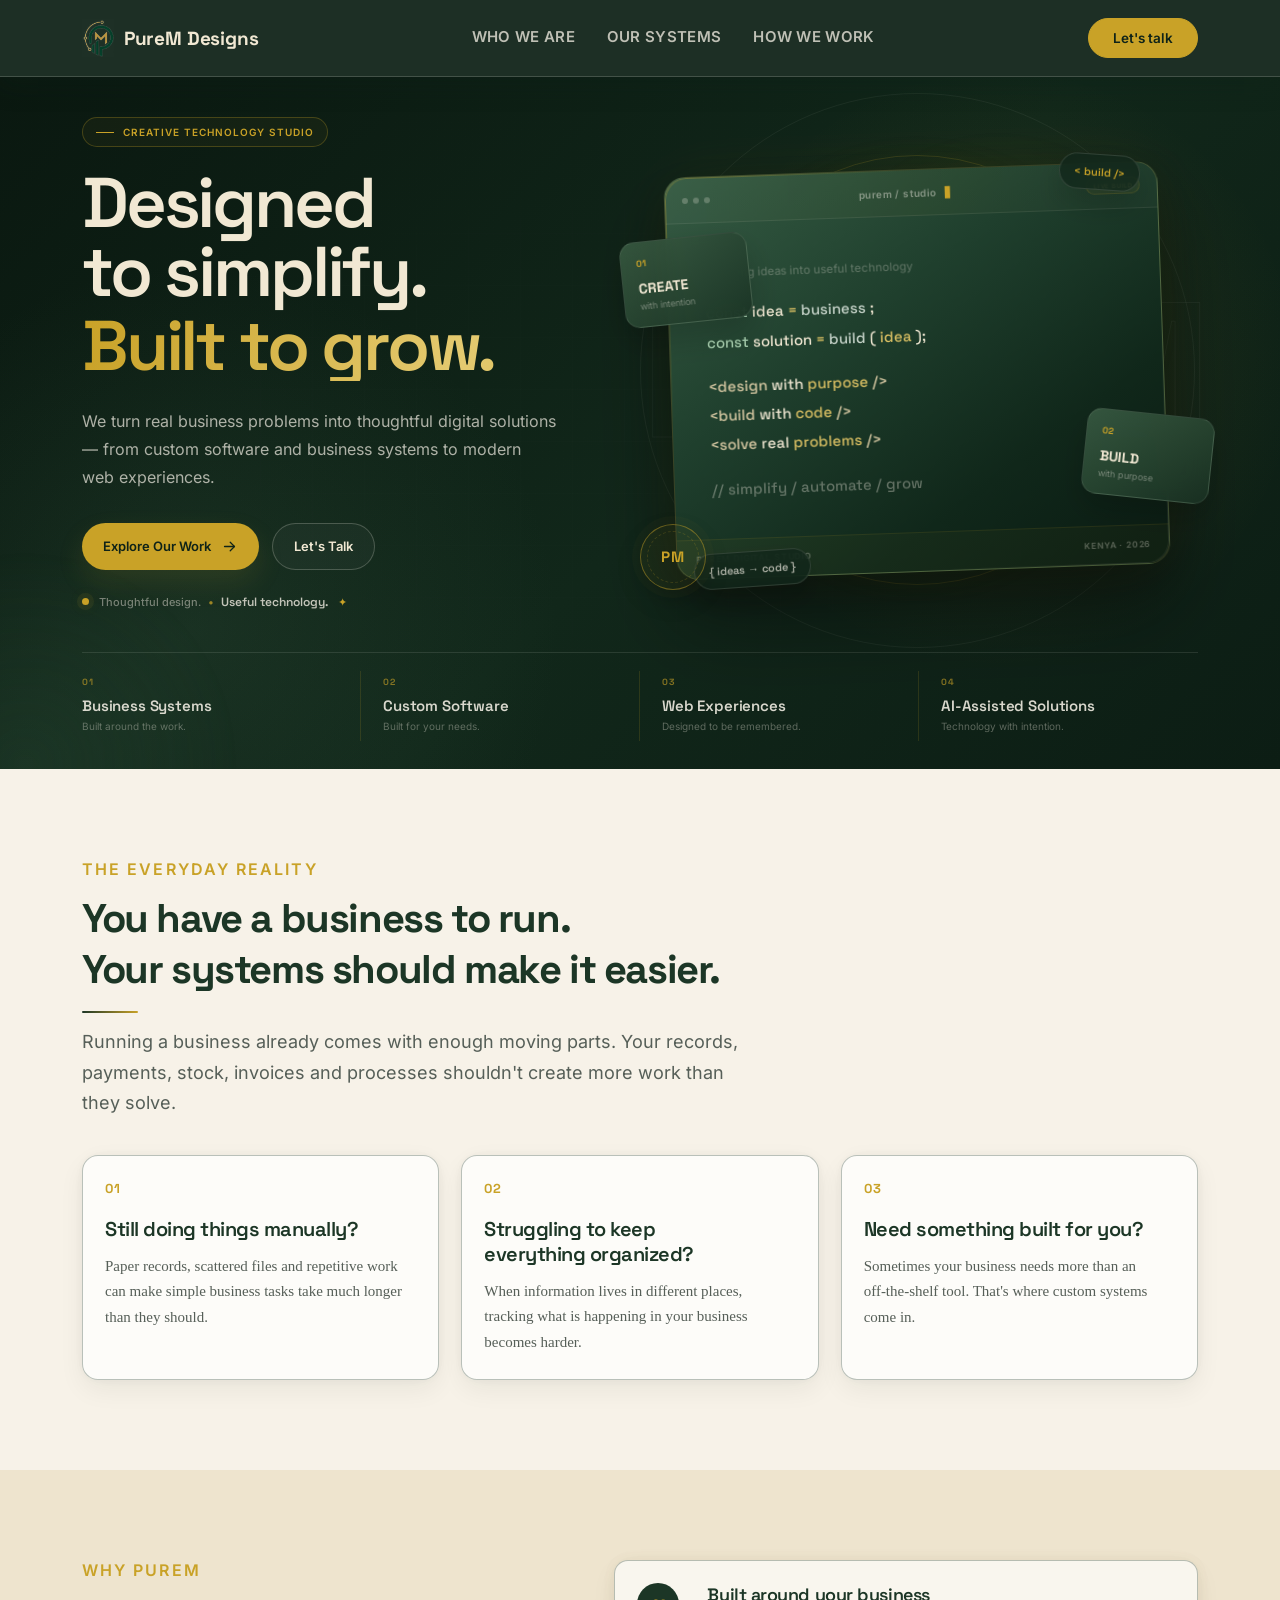
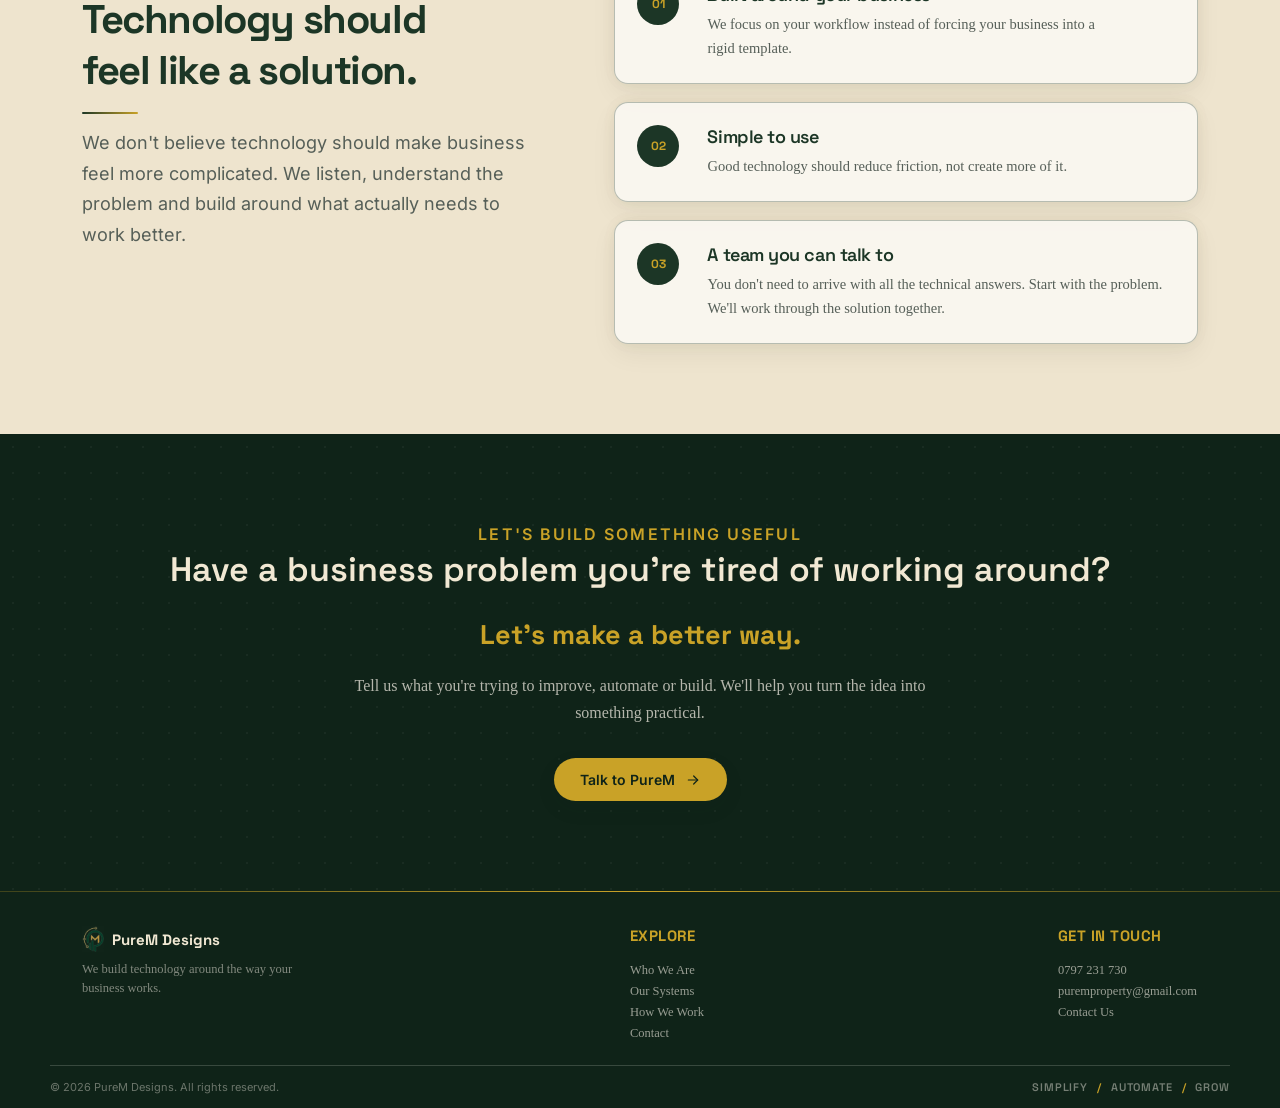
<file: index.html>
<!doctype html>
<html lang="en">

<head>

  <meta charset="utf-8">

  <meta
    name="viewport"
    content="width=device-width, initial-scale=1"
  >

  <title>
    PureM Designs — Business Systems & Digital Solutions
  </title>

  <link
    rel="stylesheet"
    href="css/styles.css"
  >

</head>


<body>


<!-- =========================================================
     NAVIGATION
     ========================================================= -->

<nav class="nav">

  <div class="wrap">

    <a
      href="index.html"
      class="brand"
    >

      <img
        src="assets/images/logo-icon.png"
        alt="PureM Designs"
        class="brand-mark-img"
      >

      PureM Designs

    </a>


    <div
      class="links"
      id="mobileMenu"
    >

      <a href="who.html">
        Who We Are
      </a>

      <a href="systems.html">
        Our Systems
      </a>

      <a href="work.html">
        How We Work
      </a>

    </div>


    <a
      href="contact.html"
      class="cta"
    >
      Let's talk
    </a>


    <button
      class="menu-toggle"
      id="menuToggle"
      aria-label="Open navigation menu"
      aria-expanded="false"
      type="button"
    >

      <span></span>
      <span></span>
      <span></span>

    </button>

  </div>

</nav>



<!-- =========================================================
     DREAMY DEVELOPER HERO
     ========================================================= -->

<header class="hero home-hero dream-hero">


  <!-- Background atmosphere -->

  <div class="dream-orb dream-orb-one"></div>

  <div class="dream-orb dream-orb-two"></div>

  <div class="dream-grid"></div>

  <div class="dream-noise"></div>


  <div class="wrap dream-hero-inner">


    <!-- =====================================================
         MAIN HERO
         ===================================================== -->

    <div class="dream-hero-main">


      <!-- ===================================================
           LEFT: HERO COPY
           =================================================== -->

      <div class="dream-hero-copy">


        <div class="dream-kicker">
          Creative Technology Studio
        </div>

<h1>

  Designed to simplify.

  <span>
    Built to grow.
  </span>

</h1>


        <p class="dream-description">

          We turn real business problems into thoughtful digital
          solutions — from custom software and business systems
          to modern web experiences.

        </p>


        <!-- HERO ACTIONS -->

        <div class="dream-actions">


          <a
            href="work.html"
            class="dream-primary-btn"
          >

            Explore Our Work


            <svg
              width="17"
              height="17"
              viewBox="0 0 24 24"
              fill="none"
              stroke="currentColor"
              stroke-width="1.8"
              stroke-linecap="round"
              stroke-linejoin="round"
              aria-hidden="true"
            >

              <path d="M5 12h14"/>

              <path d="m13 6 6 6-6 6"/>

            </svg>

          </a>


          <a
            href="contact.html"
            class="dream-secondary-btn"
          >

            Let's Talk

          </a>


        </div>


        <!-- HERO SIGNATURE -->

        <div class="dream-note">

          <span class="dream-note-dot"></span>


          <div class="dream-note-text">

            <span>
              Thoughtful design.
            </span>

            <span class="dream-note-divider">
              •
            </span>

            <strong>
              Useful technology.
            </strong>

          </div>


          <span class="dream-note-spark">
            ✦
          </span>

        </div>


      </div>



      <!-- ===================================================
           RIGHT: DREAMY DEVELOPER VISUAL
           =================================================== -->

      <div
        class="dream-visual"
        aria-hidden="true"
      >


        <!-- Decorative rings -->

        <div class="dream-ring dream-ring-one"></div>

        <div class="dream-ring dream-ring-two"></div>


        <!-- Large subtle PureM word -->

        <div class="dream-wordmark">
          PUREM
        </div>


        <!-- Light streak -->

        <div class="dream-light-line"></div>


        <!-- =================================================
             MAIN CARD COMPOSITION
             ================================================= -->

        <div class="dream-card-wrap">


          <!-- Hanging label — top right -->

          <div class="dream-float dream-float-one">

            &lt; build /&gt;

          </div>


          <!-- Hanging label — bottom left -->

          <div class="dream-float dream-float-two">

            { ideas → code }

          </div>


          <!-- Small decorative card -->

          <div class="dream-mini-card dream-mini-one">

            <span class="mini-label">
              01
            </span>

            <strong>
              CREATE
            </strong>

            <small>
              with intention
            </small>

          </div>


          <!-- Small decorative card -->

          <div class="dream-mini-card dream-mini-two">

            <span class="mini-label">
              02
            </span>

            <strong>
              BUILD
            </strong>

            <small>
              with purpose
            </small>

          </div>


          <!-- =================================================
               MAIN DEVELOPER CARD
               ================================================= -->

          <div class="dream-code-card">


            <!-- Top -->

            <div class="dream-code-top">


              <div class="dream-window-dots">

                <span></span>
                <span></span>
                <span></span>

              </div>


              <div class="dream-code-title">

                purem / studio

              </div>


            </div>


            <!-- Code -->

            <div class="dream-code-body">


              <div class="dream-code-line dream-muted">

                // turning ideas into useful technology

              </div>


              <div class="dream-code-line">

                <span class="code-green">
                  const
                </span>

                <span class="code-cream">
                  idea
                </span>

                <span class="code-gold">
                  =
                </span>

                <span class="code-soft">
                  business
                </span>;

              </div>


              <div class="dream-code-line">

                <span class="code-green">
                  const
                </span>

                <span class="code-cream">
                  solution
                </span>

                <span class="code-gold">
                  =
                </span>

                <span class="code-soft">
                  build
                </span>(

                <span class="code-gold">
                  idea
                </span>);

              </div>


              <div class="dream-code-space"></div>


              <div class="dream-code-line">

                <span class="code-purple">
                  &lt;design
                </span>

                <span class="code-cream">
                  with
                </span>

                <span class="code-gold">
                  purpose
                </span>

                <span class="code-purple">
                  /&gt;
                </span>

              </div>


              <div class="dream-code-line">

                <span class="code-purple">
                  &lt;build
                </span>

                <span class="code-cream">
                  with
                </span>

                <span class="code-gold">
                  code
                </span>

                <span class="code-purple">
                  /&gt;
                </span>

              </div>


              <div class="dream-code-line">

                <span class="code-purple">
                  &lt;solve
                </span>

                <span class="code-cream">
                  real
                </span>

                <span class="code-gold">
                  problems
                </span>

                <span class="code-purple">
                  /&gt;
                </span>

              </div>


              <div class="dream-code-space"></div>


              <div class="dream-code-line dream-comment">

                // simplify / automate / grow

              </div>


            </div>


            <!-- Footer -->

            <div class="dream-code-footer">

              <span>
                PUREM DIGITAL STUDIO
              </span>

              <span>
                KENYA · 2026
              </span>

            </div>


          </div>


          <!-- Gold PureM seal -->

          <div class="dream-seal">

            <span>
              PM
            </span>

          </div>


        </div>

      </div>


    </div>



    <!-- =====================================================
         HERO CAPABILITY STRIP
         ===================================================== -->

    <div class="dream-bottom">


      <div class="dream-capability">

        <span class="dream-capability-number">
          01
        </span>

        <div>

          <strong>
            Business Systems
          </strong>

          <small>
            Built around the work.
          </small>

        </div>

      </div>


      <div class="dream-capability">

        <span class="dream-capability-number">
          02
        </span>

        <div>

          <strong>
            Custom Software
          </strong>

          <small>
            Built for your needs.
          </small>

        </div>

      </div>


      <div class="dream-capability">

        <span class="dream-capability-number">
          03
        </span>

        <div>

          <strong>
            Web Experiences
          </strong>

          <small>
            Designed to be remembered.
          </small>

        </div>

      </div>


      <div class="dream-capability">

        <span class="dream-capability-number">
          04
        </span>

        <div>

          <strong>
            AI-Assisted Solutions
          </strong>

          <small>
            Technology with intention.
          </small>

        </div>

      </div>


    </div>


  </div>

</header>



<!-- =========================================================
     THE EVERYDAY REALITY
     ========================================================= -->

<section class="problem-section">


  <div class="wrap">


    <div class="eyebrow">
      The everyday reality
    </div>


    <h2 class="headline">

      You have a business to run.<br>

      Your systems should make it easier.

    </h2>


    <p class="lede">

      Running a business already comes with enough moving parts.
      Your records, payments, stock, invoices and processes shouldn't
      create more work than they solve.

    </p>


    <div class="problem-grid">


      <div class="problem-card">


        <div class="problem-number">
          01
        </div>


        <h3>
          Still doing things manually?
        </h3>


        <p>

          Paper records, scattered files and repetitive work can make
          simple business tasks take much longer than they should.

        </p>


      </div>


      <div class="problem-card">


        <div class="problem-number">
          02
        </div>


        <h3>
          Struggling to keep everything organized?
        </h3>


        <p>

          When information lives in different places, tracking what is
          happening in your business becomes harder.

        </p>


      </div>


      <div class="problem-card">


        <div class="problem-number">
          03
        </div>


        <h3>
          Need something built for you?
        </h3>


        <p>

          Sometimes your business needs more than an off-the-shelf tool.
          That's where custom systems come in.

        </p>


      </div>


    </div>


  </div>


</section>



<!-- =========================================================
     WHY PUREM
     ========================================================= -->

<section class="why-home-section">


  <div class="wrap">


    <div class="why-home-layout">


      <div>

        <div class="eyebrow">
          Why PureM
        </div>


        <h2 class="headline">
          Technology should feel like a solution.
        </h2>


        <p class="lede">

          We don't believe technology should make business feel more
          complicated. We listen, understand the problem and build
          around what actually needs to work better.

        </p>

      </div>


      <div class="why-home-points">


        <div class="why-home-point">

          <div class="why-home-icon">
            01
          </div>


          <div>

            <h3>
              Built around your business
            </h3>

            <p>

              We focus on your workflow instead of forcing your business
              into a rigid template.

            </p>

          </div>

        </div>


        <div class="why-home-point">

          <div class="why-home-icon">
            02
          </div>


          <div>

            <h3>
              Simple to use
            </h3>

            <p>

              Good technology should reduce friction, not create more of it.

            </p>

          </div>

        </div>


        <div class="why-home-point">

          <div class="why-home-icon">
            03
          </div>


          <div>

            <h3>
              A team you can talk to
            </h3>

            <p>

              You don't need to arrive with all the technical answers.
              Start with the problem. We'll work through the solution together.

            </p>

          </div>

        </div>


      </div>

    </div>

  </div>

</section>



<!-- =========================================================
     FINAL CTA
     ========================================================= -->

<section class="cta-section dark">


  <div class="wrap cta-inner">


    <div class="eyebrow">
      Let's build something useful
    </div>


    <div class="cta-statement">

      Have a business problem you're tired of working around?

    </div>


    <div class="cta-sub">

      Let's make a better way.

    </div>


    <p class="cta-home-copy">

      Tell us what you're trying to improve, automate or build.
      We'll help you turn the idea into something practical.

    </p>


    <a
      href="contact.html"
      class="hero-cta final-cta"
    >

      Talk to PureM


      <svg
        width="16"
        height="16"
        viewBox="0 0 24 24"
        fill="none"
        stroke="currentColor"
        stroke-width="1.8"
        stroke-linecap="round"
        stroke-linejoin="round"
        aria-hidden="true"
      >

        <path d="M5 12h14"/>

        <path d="M13 6l6 6-6 6"/>

      </svg>


    </a>


  </div>

</section>



<!-- =========================================================
     FOOTER
     ========================================================= -->

<footer class="site-footer">


  <div class="wrap footer-grid">


    <div class="footer-brand">


      <div class="footer-logo">


        <img
          src="assets/images/logo-icon.png"
          alt="PureM Designs"
          class="brand-mark-img"
        >


        PureM Designs


      </div>


      <p class="footer-tagline">

        We build technology around the way your business works.

      </p>


    </div>



    <div class="footer-col">


      <div class="footer-heading">
        Explore
      </div>


      <div class="footer-link-grid">


        <a href="who.html">
          Who We Are
        </a>


        <a href="systems.html">
          Our Systems
        </a>


        <a href="work.html">
          How We Work
        </a>


        <a href="contact.html">
          Contact
        </a>


      </div>


    </div>



    <div class="footer-col">


      <div class="footer-heading">
        Get In Touch
      </div>


      <a href="tel:0797231730">
        0797 231 730
      </a>


      <a href="mailto:puremproperty@gmail.com">
        puremproperty@gmail.com
      </a>


      <a href="contact.html">
        Contact Us
      </a>


    </div>


  </div>



  <div class="wrap footer-bottom">


    <div>

      © 2026 PureM Designs. All rights reserved.

    </div>


    <div class="footer-bottom-tag">

      Simplify
      <span>/</span>
      Automate
      <span>/</span>
      Grow

    </div>


  </div>


</footer>



<script src="js/script.js"></script>


</body>

</html>
</file>
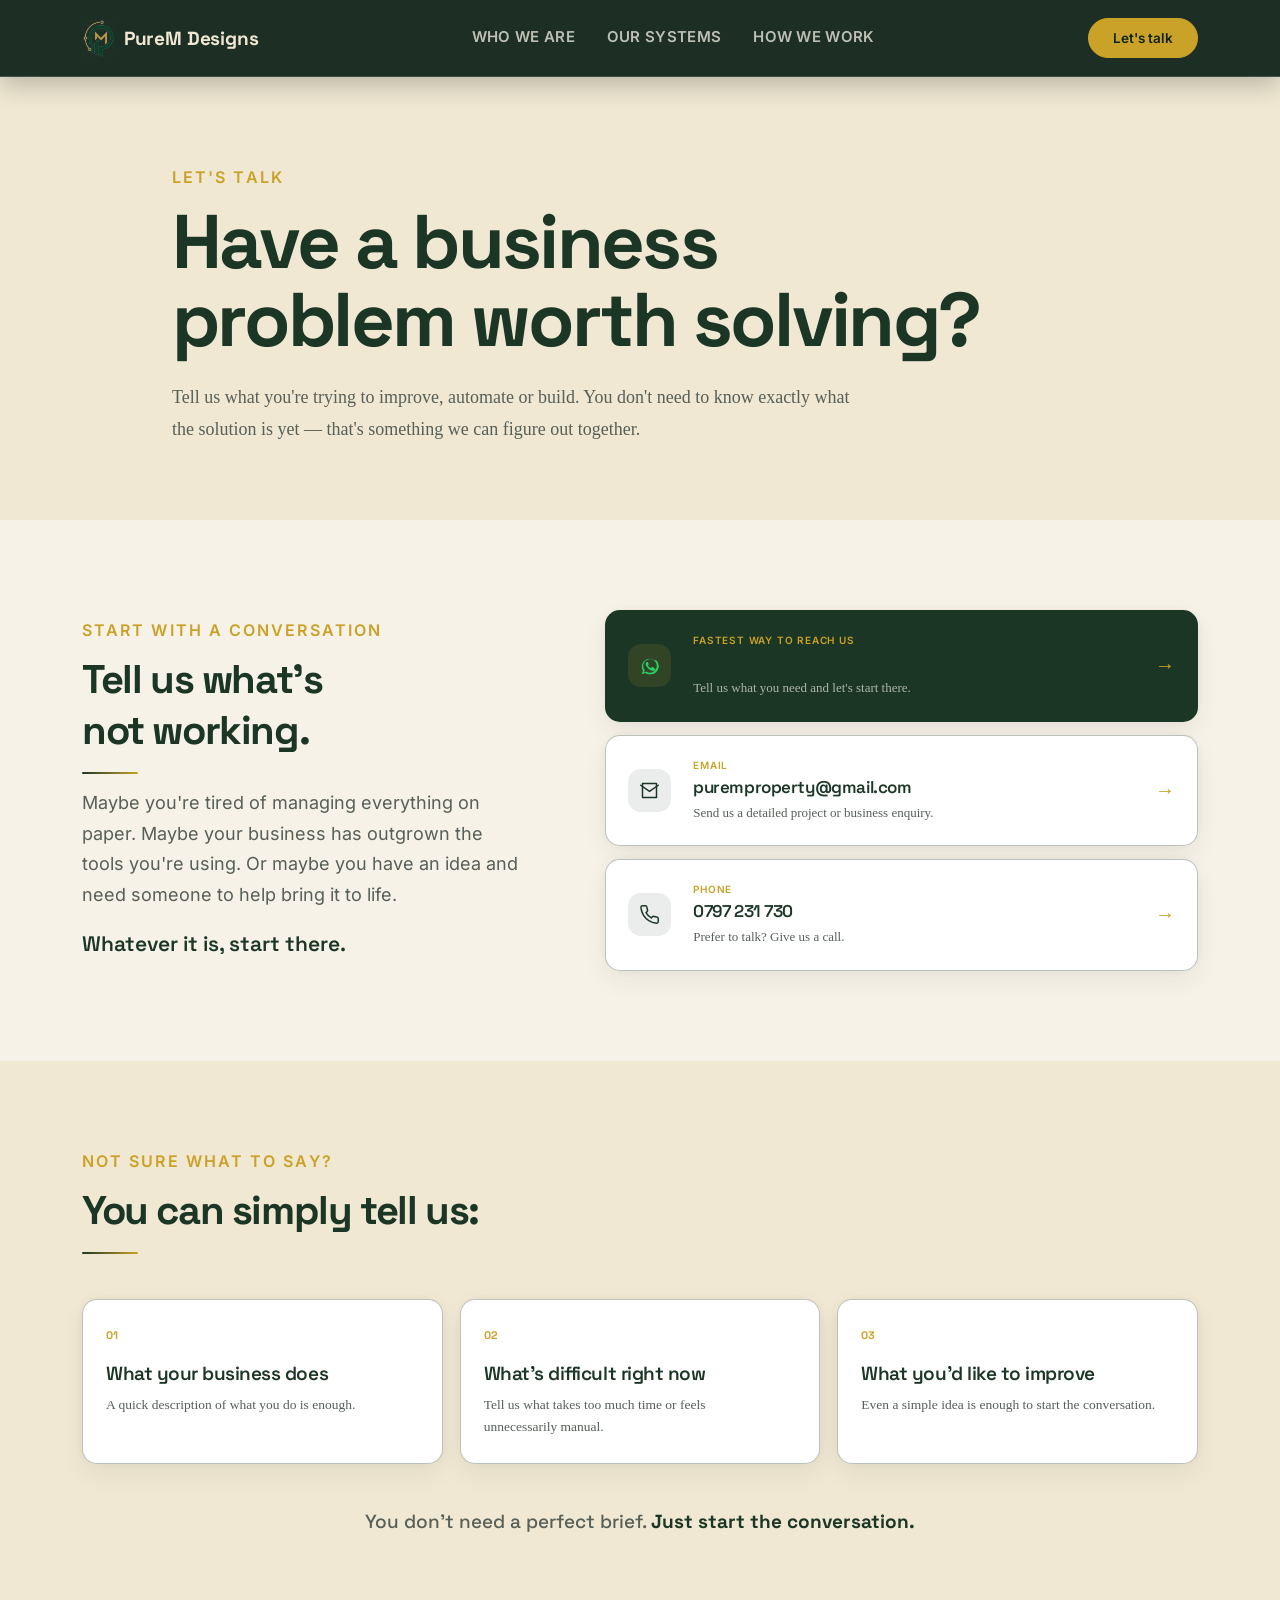
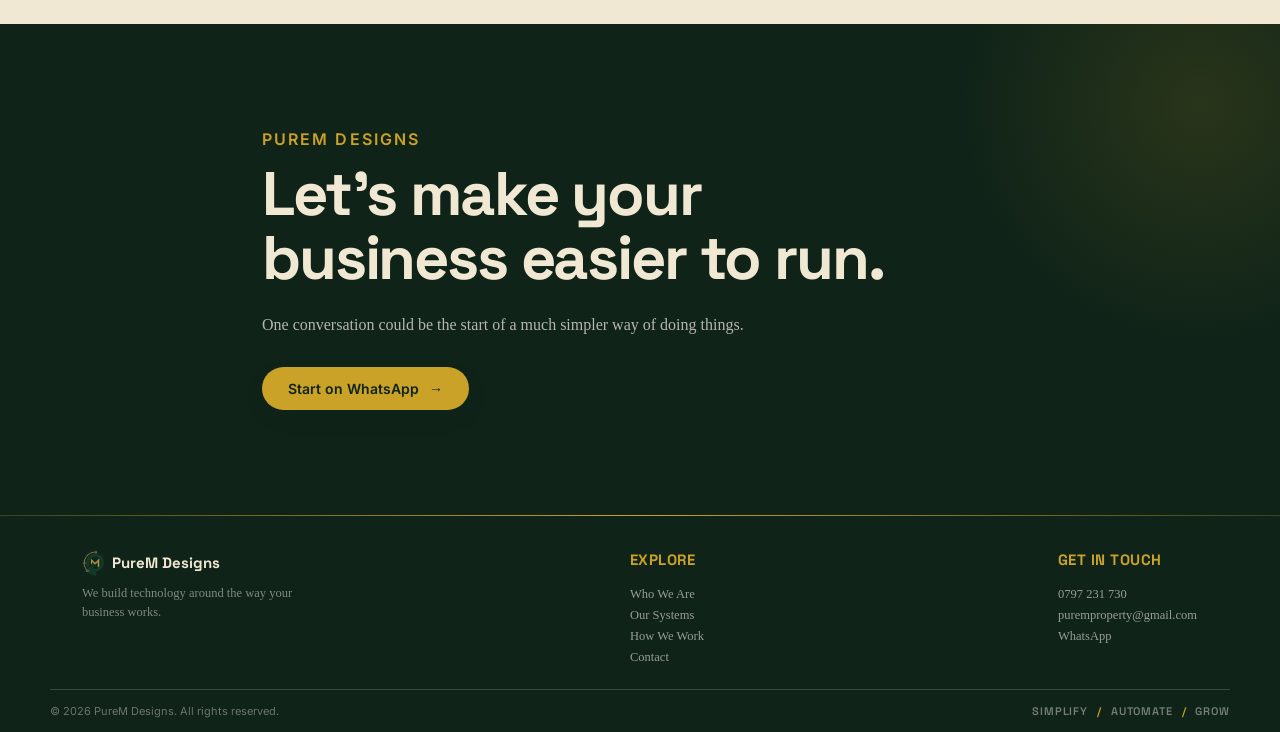
<file: contact.html>
<!doctype html>
<html lang="en">
<head>
<meta charset="utf-8">
<meta name="viewport" content="width=device-width, initial-scale=1">
<title>Let's Talk — PureM Designs</title>
<link rel="stylesheet" href="css/styles.css">
</head>

<body class="contact-page">

<nav class="nav">
  <div class="wrap">

    <a href="index.html" class="brand">
      <img
        src="assets/images/logo-icon.png"
        alt="PureM Designs"
        class="brand-mark-img"
      >
      PureM Designs
    </a>

    <div class="links" id="mobileMenu">
      <a href="who.html">Who We Are</a>
      <a href="systems.html">Our Systems</a>
      <a href="work.html">How We Work</a>
    </div>

    <a href="contact.html" class="cta">Let's talk</a>

    <button
      class="menu-toggle"
      id="menuToggle"
      aria-label="Open navigation menu"
      aria-expanded="false"
      type="button"
    >
      <span></span>
      <span></span>
      <span></span>
    </button>

  </div>
</nav>


<!-- CONTACT HERO -->
<section class="contact-hero">

  <div class="wrap contact-hero-inner">

    <div class="eyebrow">
      Let's talk
    </div>

    <h1>
      Have a business problem
      worth solving?
    </h1>

    <p class="contact-hero-copy">
      Tell us what you're trying to improve, automate or build.
      You don't need to know exactly what the solution is yet —
      that's something we can figure out together.
    </p>

  </div>

</section>


<!-- CONTACT OPTIONS -->
<section class="contact-main">

  <div class="wrap contact-main-grid">

    <div class="contact-message">

      <div class="eyebrow">
        Start with a conversation
      </div>

      <h2 class="headline">
        Tell us what's not
        working.
      </h2>

      <p class="lede">
        Maybe you're tired of managing everything on paper.
        Maybe your business has outgrown the tools you're using.
        Or maybe you have an idea and need someone to help bring it
        to life.
      </p>

      <p class="contact-soft-note">
        Whatever it is, start there.
      </p>

    </div>


    <div class="contact-options">

      <!-- WHATSAPP -->
      <a
        href="https://wa.me/254797231730"
        target="_blank"
        rel="noopener"
        class="contact-option contact-option-primary"
      >

        <div class="contact-option-icon whatsapp-icon">

          <svg
            width="22"
            height="22"
            viewBox="0 0 24 24"
            fill="currentColor"
            aria-hidden="true"
          >
            <path d="M17.6 6.3A8.9 8.9 0 0012 4a8.8 8.8 0 00-7.6 13.3L3 21l3.8-1.3A8.8 8.8 0 0012 21a8.9 8.9 0 006.3-15.7zM12 19.3a7.3 7.3 0 01-3.8-1l-.3-.2-2.6.9.9-2.5-.2-.3A7.4 7.4 0 1119.4 12 7.4 7.4 0 0112 19.3zm4-5.5c-.2-.1-1.3-.6-1.5-.7s-.4-.1-.5.1-.6.7-.7.9-.3.2-.5.1a6 6 0 01-1.8-1.1 6.8 6.8 0 01-1.2-1.6c-.1-.2 0-.4.1-.5l.4-.4a1.7 1.7 0 00.2-.4.4.4 0 000-.4c-.1-.1-.5-1.2-.7-1.7s-.4-.4-.5-.4h-.5a.9.9 0 00-.6.3 2.8 2.8 0 00-.9 2.1 4.9 4.9 0 001 2.5 11.2 11.2 0 004.5 4c.6.3 1.1.4 1.5.6a3.6 3.6 0 001.6.1 2.7 2.7 0 001.8-1.2 2.2 2.2 0 00.1-1.2c-.1-.1-.2-.2-.4-.3z"/>
          </svg>

        </div>

        <div class="contact-option-copy">

          <span class="contact-option-label">
            Fastest way to reach us
          </span>

          <h3>
            Chat with us on WhatsApp
          </h3>

          <p>
            Tell us what you need and let's start there.
          </p>

        </div>

        <span class="contact-option-arrow">
          →
        </span>

      </a>


      <!-- EMAIL -->
      <a
        href="mailto:puremproperty@gmail.com"
        class="contact-option"
      >

        <div class="contact-option-icon">

          <svg
            width="21"
            height="21"
            viewBox="0 0 24 24"
            fill="none"
            stroke="currentColor"
            stroke-width="1.7"
            stroke-linecap="round"
            stroke-linejoin="round"
            aria-hidden="true"
          >
            <path d="M4 4h16v16H4z"/>
            <path d="M22 6l-10 7L2 6"/>
          </svg>

        </div>

        <div class="contact-option-copy">

          <span class="contact-option-label">
            Email
          </span>

          <h3>
            puremproperty@gmail.com
          </h3>

          <p>
            Send us a detailed project or business enquiry.
          </p>

        </div>

        <span class="contact-option-arrow">
          →
        </span>

      </a>


      <!-- PHONE -->
      <a
        href="tel:0797231730"
        class="contact-option"
      >

        <div class="contact-option-icon">

          <svg
            width="21"
            height="21"
            viewBox="0 0 24 24"
            fill="none"
            stroke="currentColor"
            stroke-width="1.7"
            stroke-linecap="round"
            stroke-linejoin="round"
            aria-hidden="true"
          >
            <path d="M22 16.9v3a2 2 0 01-2.2 2 19.8 19.8 0 01-8.6-3 19.5 19.5 0 01-6-6 19.8 19.8 0 01-3-8.7A2 2 0 014.1 2h3a2 2 0 012 1.7c.1 1 .3 2 .6 2.9a2 2 0 01-.5 2.1L8 9.9a16 16 0 006 6l1.2-1.2a2 2 0 012.1-.5c.9.3 1.9.5 2.9.6a2 2 0 011.8 2.1z"/>
          </svg>

        </div>

        <div class="contact-option-copy">

          <span class="contact-option-label">
            Phone
          </span>

          <h3>
            0797 231 730
          </h3>

          <p>
            Prefer to talk? Give us a call.
          </p>

        </div>

        <span class="contact-option-arrow">
          →
        </span>

      </a>

    </div>

  </div>

</section>


<!-- WHAT TO SEND -->
<section class="contact-guidance">

  <div class="wrap">

    <div class="eyebrow">
      Not sure what to say?
    </div>

    <h2 class="headline">
      You can simply tell us:
    </h2>

    <div class="contact-prompt-grid">

      <div class="contact-prompt">
        <span>01</span>

        <h3>
          What your business does
        </h3>

        <p>
          A quick description of what you do is enough.
        </p>
      </div>


      <div class="contact-prompt">
        <span>02</span>

        <h3>
          What's difficult right now
        </h3>

        <p>
          Tell us what takes too much time or feels unnecessarily manual.
        </p>
      </div>


      <div class="contact-prompt">
        <span>03</span>

        <h3>
          What you'd like to improve
        </h3>

        <p>
          Even a simple idea is enough to start the conversation.
        </p>
      </div>

    </div>


    <div class="contact-guidance-note">
      You don't need a perfect brief.
      <strong>Just start the conversation.</strong>
    </div>

  </div>

</section>


<!-- FINAL CTA -->
<section class="dark contact-final">

  <div class="wrap contact-final-inner">

    <div class="eyebrow">
      PureM Designs
    </div>

    <h2>
      Let's make your business
      easier to run.
    </h2>

    <p>
      One conversation could be the start of a much simpler way
      of doing things.
    </p>

    <a
      href="https://wa.me/254797231730"
      target="_blank"
      rel="noopener"
      class="hero-cta"
    >
      Start on WhatsApp
      <span>→</span>
    </a>

  </div>

</section>


<!-- FOOTER -->
<footer class="site-footer">

  <div class="wrap footer-grid">

    <div class="footer-brand">

      <div class="footer-logo">
        <img
          src="assets/images/logo-icon.png"
          alt="PureM Designs"
          class="brand-mark-img"
        >
        PureM Designs
      </div>

      <p class="footer-tagline">
        We build technology around the way your business works.
      </p>

    </div>


    <div class="footer-col">

      <div class="footer-heading">
        Explore
      </div>

      <div class="footer-link-grid">
        <a href="who.html">Who We Are</a>
        <a href="systems.html">Our Systems</a>
        <a href="work.html">How We Work</a>
        <a href="contact.html">Contact</a>
      </div>

    </div>


    <div class="footer-col">

      <div class="footer-heading">
        Get In Touch
      </div>

      <a href="tel:0797231730">
        0797 231 730
      </a>

      <a href="mailto:puremproperty@gmail.com">
        puremproperty@gmail.com
      </a>

      <a
        href="https://wa.me/254797231730"
        target="_blank"
        rel="noopener"
      >
        WhatsApp
      </a>

    </div>

  </div>


  <div class="wrap footer-bottom">

    <div>
      © 2026 PureM Designs. All rights reserved.
    </div>

    <div class="footer-bottom-tag">
      Simplify <span>/</span> Automate <span>/</span> Grow
    </div>

  </div>

</footer>


<script src="js/script.js"></script>

</body>
</html>
</file>
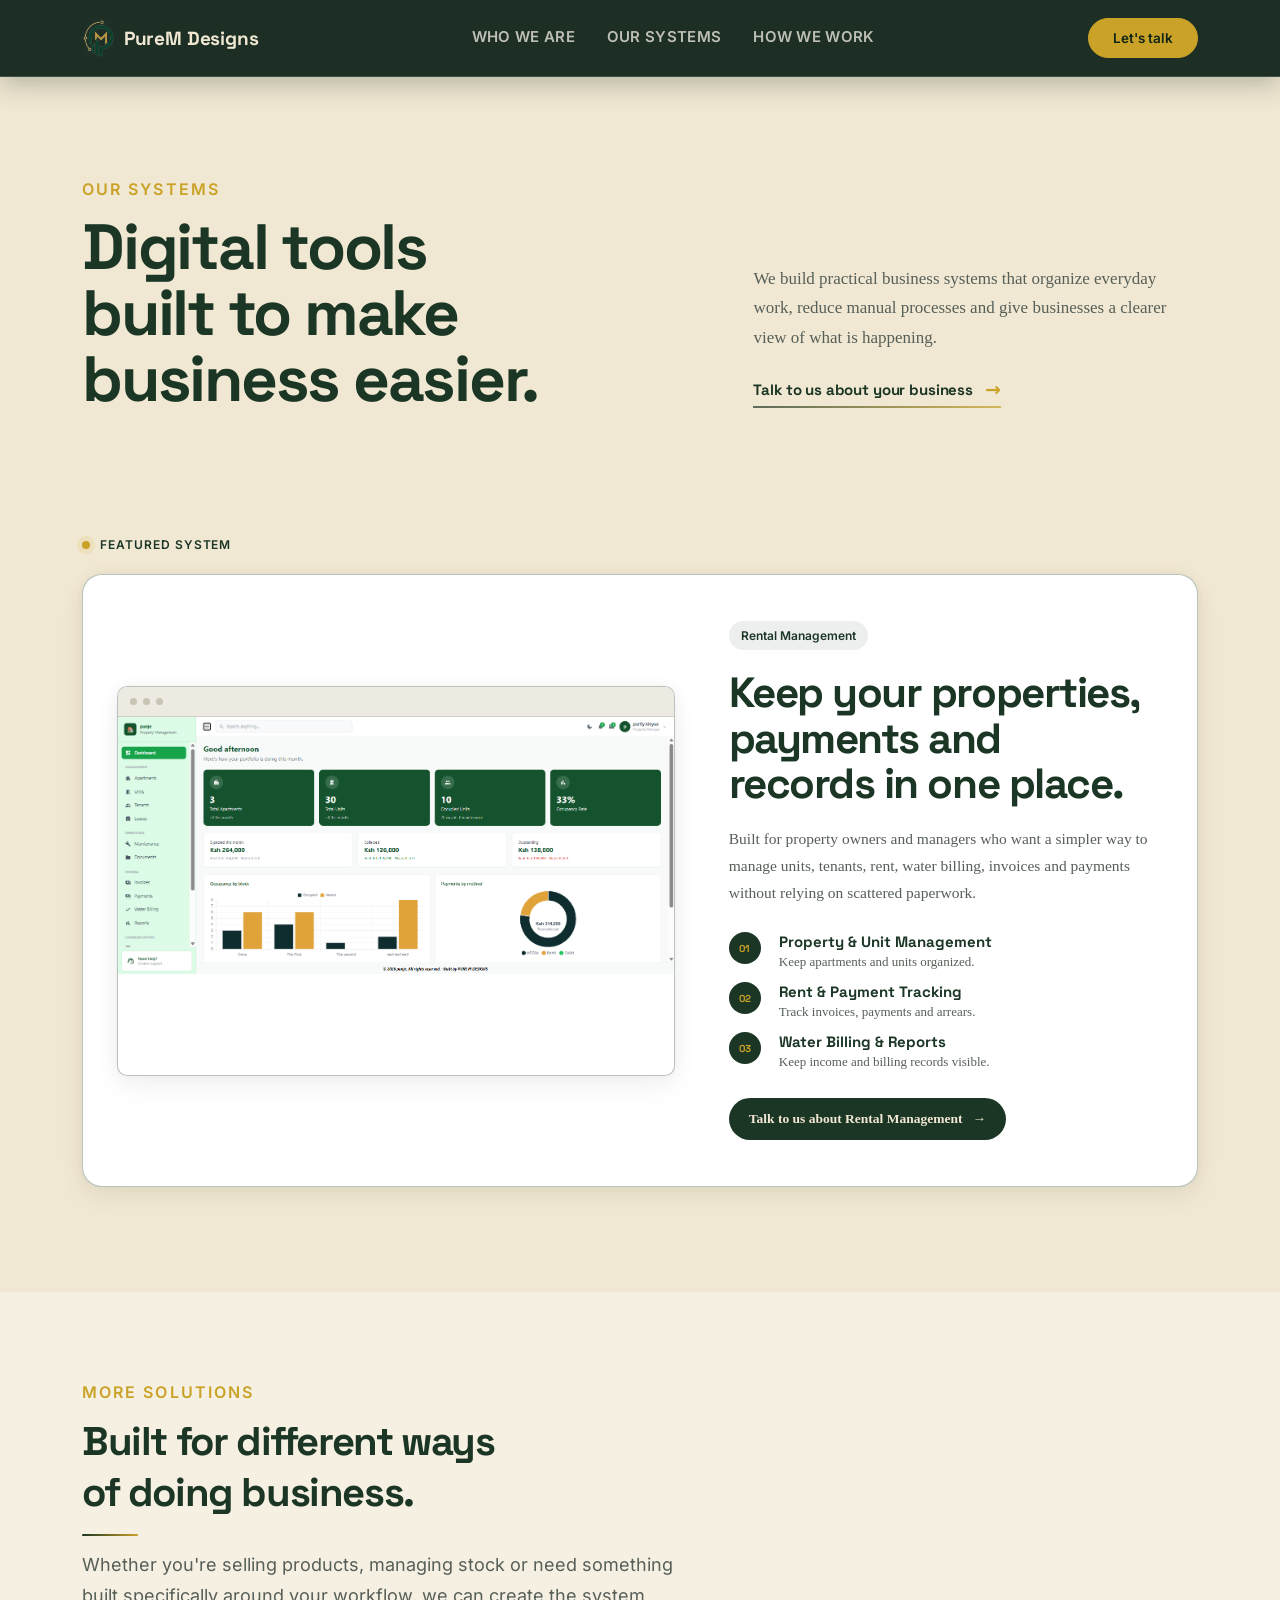
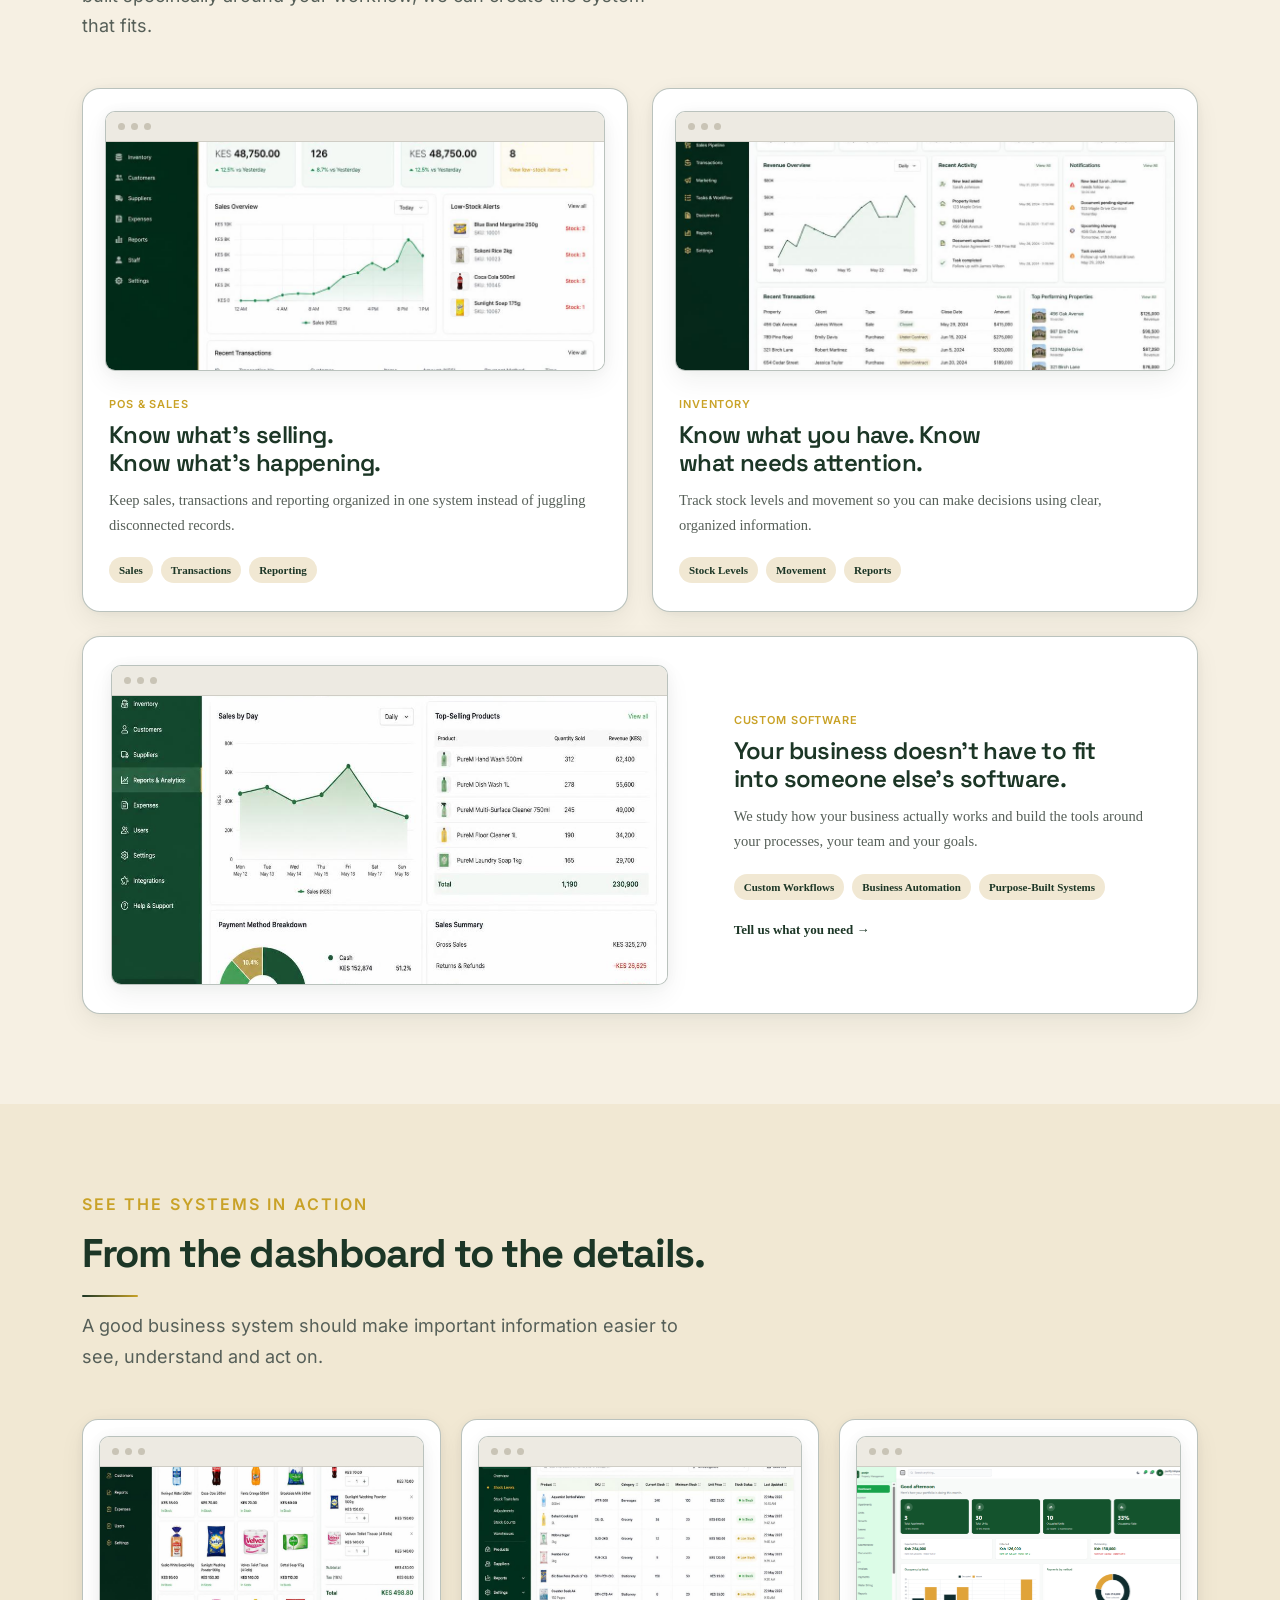
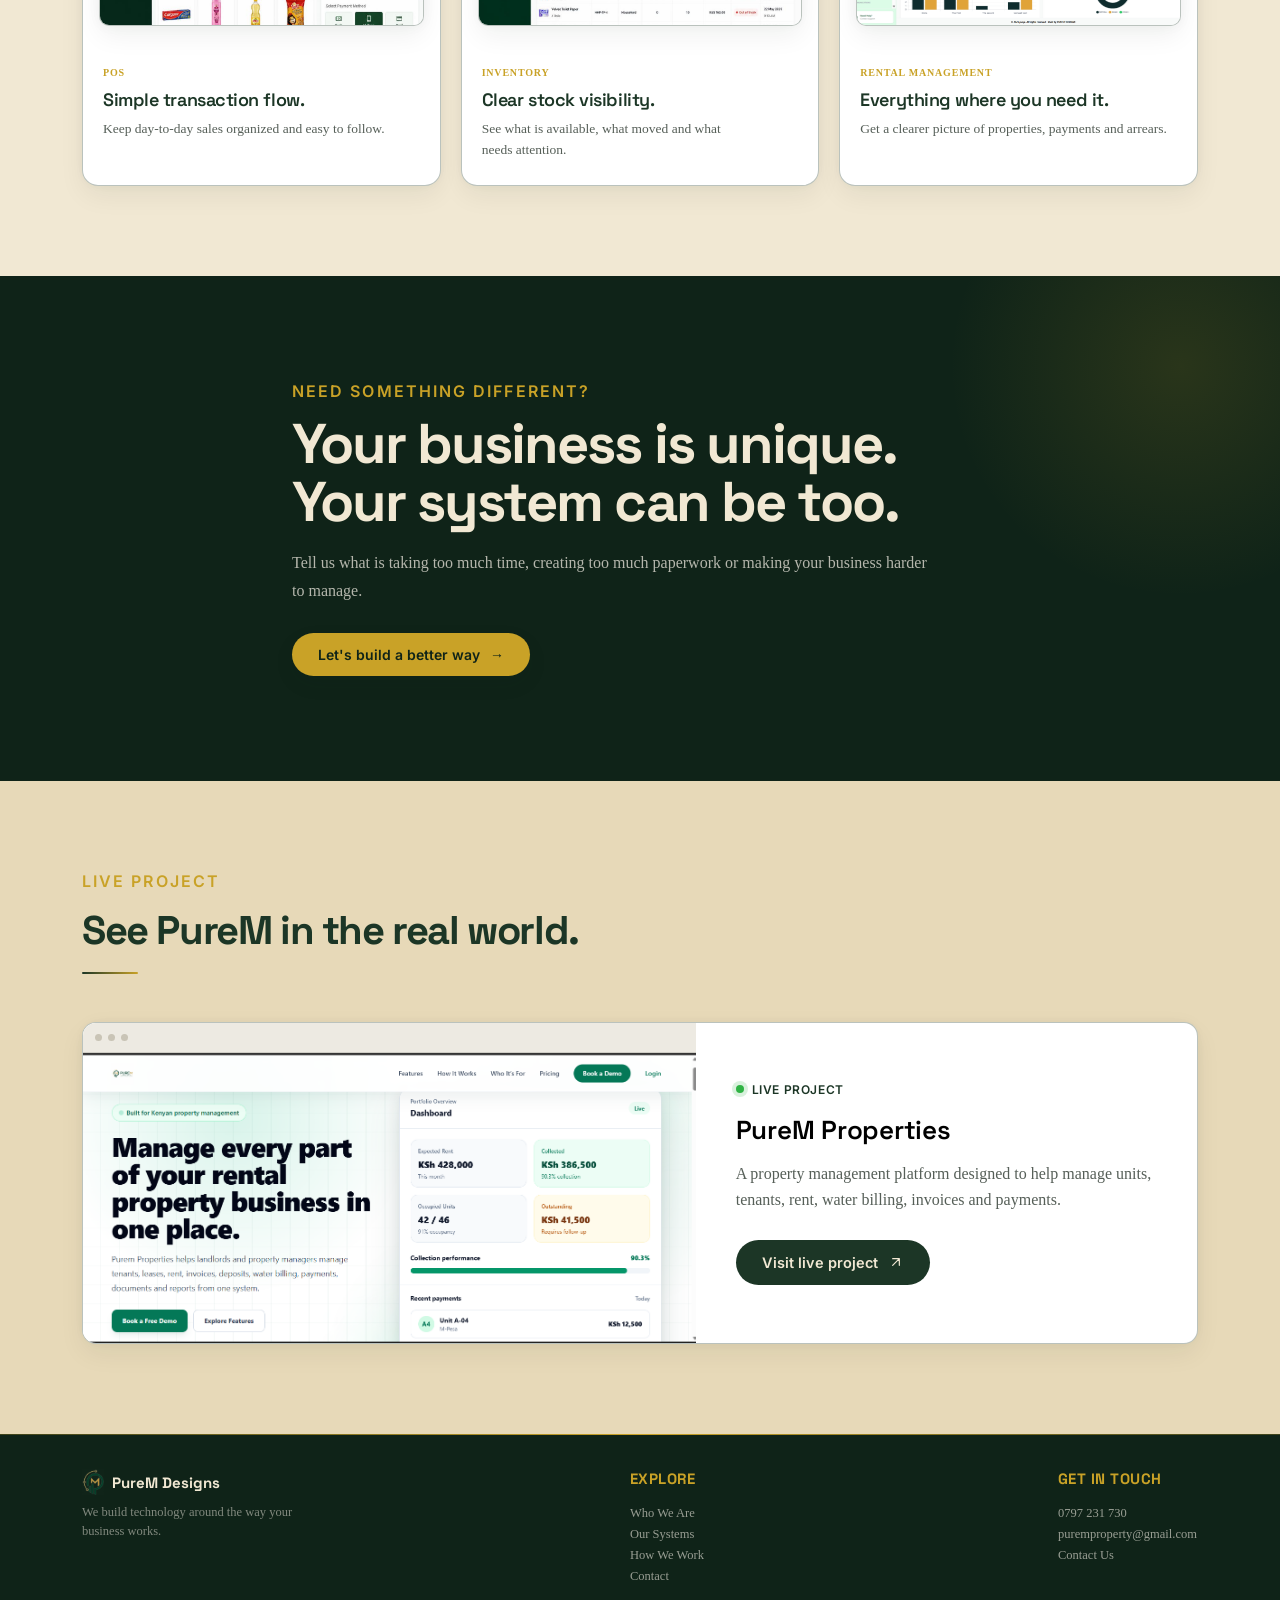
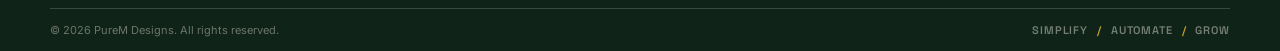
<file: systems.html>
<!doctype html>
<html lang="en">
<head>
<meta charset="utf-8">
<meta name="viewport" content="width=device-width, initial-scale=1">
<title>Our Systems — PureM Designs</title>
<link rel="stylesheet" href="css/styles.css">
</head>

<body class="contact-page">

<nav class="nav">
  <div class="wrap">
    <a href="index.html" class="brand">
      <img src="assets/images/logo-icon.png" alt="PureM Designs" class="brand-mark-img">
      PureM Designs
    </a>

    <div class="links" id="mobileMenu">
  <a href="who.html">Who We Are</a>
  <a href="systems.html">Our Systems</a>
  <a href="work.html">How We Work</a>
</div>

<a href="contact.html" class="cta">Let's talk</a>

<button
  class="menu-toggle"
  id="menuToggle"
  aria-label="Open navigation menu"
  aria-expanded="false"
  type="button"
>
  <span></span>
  <span></span>
  <span></span>
</button>
  </div>
</nav>


<!-- INTRO -->
<section class="systems-intro">
  <div class="wrap systems-intro-grid">

    <div>
      <div class="eyebrow">Our Systems</div>

      <h1 class="systems-main-title">
        Digital tools built to make business easier.
      </h1>
    </div>

    <div class="systems-intro-copy">
      <p>
        We build practical business systems that organize everyday work,
        reduce manual processes and give businesses a clearer view of what
        is happening.
      </p>

      <a href="contact.html" class="text-cta">
        Talk to us about your business
        <span>→</span>
      </a>
    </div>

  </div>
</section>


<!-- FEATURED SYSTEM -->
<section class="featured-system-section">
  <div class="wrap">

    <div class="featured-label">
      <span></span>
      Featured System
    </div>

    <div class="featured-system">

      <div class="featured-system-image">
        <div class="screenframe large-screen">
          <div class="chrome">
            <div class="dot"></div>
            <div class="dot"></div>
            <div class="dot"></div>
          </div>

          <div class="shot">
            <img
              src="assets/images/rental-dashboard-01.png"
              alt="Rental Management System dashboard"
            >
          </div>
        </div>
      </div>

      <div class="featured-system-content">

        <div class="system-status">
          Rental Management
        </div>

        <h2>
          Keep your properties,
          payments and records
          in one place.
        </h2>

        <p class="featured-description">
          Built for property owners and managers who want a simpler way
          to manage units, tenants, rent, water billing, invoices and
          payments without relying on scattered paperwork.
        </p>

        <div class="feature-list">

          <div class="feature-item">
            <div class="feature-check">01</div>
            <div>
              <strong>Property &amp; Unit Management</strong>
              <span>Keep apartments and units organized.</span>
            </div>
          </div>

          <div class="feature-item">
            <div class="feature-check">02</div>
            <div>
              <strong>Rent &amp; Payment Tracking</strong>
              <span>Track invoices, payments and arrears.</span>
            </div>
          </div>

          <div class="feature-item">
            <div class="feature-check">03</div>
            <div>
              <strong>Water Billing &amp; Reports</strong>
              <span>Keep income and billing records visible.</span>
            </div>
          </div>

        </div>

        <a href="contact.html" class="system-button">
          Talk to us about Rental Management
          <span>→</span>
        </a>

      </div>

    </div>

  </div>
</section>


<!-- OTHER SYSTEMS -->
<section class="other-systems-section">

  <div class="wrap">

    <div class="eyebrow">More Solutions</div>

    <h2 class="headline">
      Built for different ways of doing business.
    </h2>

    <p class="lede">
      Whether you're selling products, managing stock or need something
      built specifically around your workflow, we can create the system
      that fits.
    </p>


    <div class="systems-showcase-grid">

      <!-- POS -->
      <article class="showcase-card">

        <div class="showcase-image">
          <div class="screenframe">
            <div class="chrome">
              <div class="dot"></div>
              <div class="dot"></div>
              <div class="dot"></div>
            </div>

            <div class="shot">
              <img
                src="assets/images/pos-dashboard.jpg"
                alt="POS System dashboard"
              >
            </div>
          </div>
        </div>

        <div class="showcase-content">

          <div class="showcase-type">
            POS &amp; Sales
          </div>

          <h3>
            Know what's selling.
            Know what's happening.
          </h3>

          <p>
            Keep sales, transactions and reporting organized in one
            system instead of juggling disconnected records.
          </p>

          <div class="showcase-features">
            <span>Sales</span>
            <span>Transactions</span>
            <span>Reporting</span>
          </div>

        </div>

      </article>


      <!-- INVENTORY -->
      <article class="showcase-card">

        <div class="showcase-image">
          <div class="screenframe">
            <div class="chrome">
              <div class="dot"></div>
              <div class="dot"></div>
              <div class="dot"></div>
            </div>

            <div class="shot">
              <img
                src="assets/images/inventory-dashboard.jpg"
                alt="Inventory Management System dashboard"
              >
            </div>
          </div>
        </div>

        <div class="showcase-content">

          <div class="showcase-type">
            Inventory
          </div>

          <h3>
            Know what you have.
            Know what needs attention.
          </h3>

          <p>
            Track stock levels and movement so you can make decisions
            using clear, organized information.
          </p>

          <div class="showcase-features">
            <span>Stock Levels</span>
            <span>Movement</span>
            <span>Reports</span>
          </div>

        </div>

      </article>


      <!-- CUSTOM -->
      <article class="showcase-card showcase-card-wide">

        <div class="showcase-image">
          <div class="screenframe">
            <div class="chrome">
              <div class="dot"></div>
              <div class="dot"></div>
              <div class="dot"></div>
            </div>

            <div class="shot">
              <img
                src="assets/images/custom-software.jpg"
                alt="Custom Business Software"
              >
            </div>
          </div>
        </div>

        <div class="showcase-content">

          <div class="showcase-type">
            Custom Software
          </div>

          <h3>
            Your business doesn't have to fit
            into someone else's software.
          </h3>

          <p>
            We study how your business actually works and build the
            tools around your processes, your team and your goals.
          </p>

          <div class="showcase-features">
            <span>Custom Workflows</span>
            <span>Business Automation</span>
            <span>Purpose-Built Systems</span>
          </div>

          <a href="contact.html" class="showcase-link">
            Tell us what you need →
          </a>

        </div>

      </article>

    </div>

  </div>

</section>


<!-- SYSTEM DETAIL -->
<section class="system-detail-section">

  <div class="wrap">

    <div class="eyebrow">See the systems in action</div>

    <h2 class="headline">
      From the dashboard to the details.
    </h2>

    <p class="lede">
      A good business system should make important information easier
      to see, understand and act on.
    </p>


    <div class="detail-grid">

      <div class="detail-card">
        <div class="detail-image">
          <div class="screenframe">
            <div class="chrome">
              <div class="dot"></div>
              <div class="dot"></div>
              <div class="dot"></div>
            </div>

            <div class="shot">
              <img
                src="assets/images/pos-transaction.jpg"
                alt="POS transaction screen"
              >
            </div>
          </div>
        </div>

        <div class="detail-copy">
          <span>POS</span>
          <h3>Simple transaction flow.</h3>
          <p>
            Keep day-to-day sales organized and easy to follow.
          </p>
        </div>
      </div>


      <div class="detail-card">
        <div class="detail-image">
          <div class="screenframe">
            <div class="chrome">
              <div class="dot"></div>
              <div class="dot"></div>
              <div class="dot"></div>
            </div>

            <div class="shot">
              <img
                src="assets/images/inventory-stock-levels.jpg"
                alt="Inventory stock levels"
              >
            </div>
          </div>
        </div>

        <div class="detail-copy">
          <span>Inventory</span>
          <h3>Clear stock visibility.</h3>
          <p>
            See what is available, what moved and what needs attention.
          </p>
        </div>
      </div>


      <div class="detail-card">
        <div class="detail-image">
          <div class="screenframe">
            <div class="chrome">
              <div class="dot"></div>
              <div class="dot"></div>
              <div class="dot"></div>
            </div>

            <div class="shot">
              <img
                src="assets/images/rental-dashboard-01.png"
                alt="Rental management dashboard"
              >
            </div>
          </div>
        </div>

        <div class="detail-copy">
          <span>Rental Management</span>
          <h3>Everything where you need it.</h3>
          <p>
            Get a clearer picture of properties, payments and arrears.
          </p>
        </div>
      </div>

    </div>

  </div>

</section>


<!-- CUSTOM CTA -->
<section class="dark custom-cta-section">

  <div class="wrap custom-cta-inner">

    <div class="eyebrow">
      Need something different?
    </div>

    <h2>
      Your business is unique.
      Your system can be too.
    </h2>

    <p>
      Tell us what is taking too much time, creating too much paperwork
      or making your business harder to manage.
    </p>

    <a href="contact.html" class="hero-cta">
      Let's build a better way
      <span>→</span>
    </a>

  </div>

</section>


<!-- LIVE PROJECT -->
<section class="live-project-section">

  <div class="wrap">

    <div class="eyebrow">Live Project</div>

    <h2 class="headline">
      See PureM in the real world.
    </h2>

    <div class="project-banner">

      <div class="project-banner-shot">

        <div class="screenframe">
          <div class="chrome">
            <div class="dot"></div>
            <div class="dot"></div>
            <div class="dot"></div>
          </div>

          <div class="shot">
            <img
              src="assets/images/puremproperties.co.ke.png"
              alt="PureM Properties live website"
            >
          </div>
        </div>

      </div>

      <div class="project-banner-info">

        <div class="project-banner-badge">
          Live Project
        </div>

        <h3>
          PureM Properties
        </h3>

        <p>
          A property management platform designed to help manage
          units, tenants, rent, water billing, invoices and payments.
        </p>

        <a
          class="project-banner-btn"
          href="https://puremproperties.co.ke/"
          target="_blank"
          rel="noopener"
        >
          Visit live project

          <svg
            width="16"
            height="16"
            viewBox="0 0 24 24"
            fill="none"
            stroke="currentColor"
            stroke-width="1.8"
            stroke-linecap="round"
            stroke-linejoin="round"
          >
            <path d="M7 17L17 7M7 7h10v10"/>
          </svg>
        </a>

      </div>

    </div>

  </div>

</section>


<!-- FOOTER -->
<footer class="site-footer">

  <div class="wrap footer-grid">

    <div class="footer-brand">

      <div class="footer-logo">
        <img
          src="assets/images/logo-icon.png"
          alt="PureM Designs"
          class="brand-mark-img"
        >
        PureM Designs
      </div>

      <p class="footer-tagline">
        We build technology around the way your business works.
      </p>

    </div>


    <div class="footer-col">

      <div class="footer-heading">Explore</div>

      <div class="footer-link-grid">
        <a href="who.html">Who We Are</a>
        <a href="systems.html">Our Systems</a>
        <a href="work.html">How We Work</a>
        <a href="contact.html">Contact</a>
      </div>

    </div>


    <div class="footer-col">

      <div class="footer-heading">Get In Touch</div>

      <a href="tel:0797231730">0797 231 730</a>

      <a href="mailto:puremproperty@gmail.com">
        puremproperty@gmail.com
      </a>

      <a href="contact.html">
        Contact Us
      </a>

    </div>

  </div>


  <div class="wrap footer-bottom">

    <div>
      © 2026 PureM Designs. All rights reserved.
    </div>

    <div class="footer-bottom-tag">
      Simplify <span>/</span> Automate <span>/</span> Grow
    </div>

  </div>

</footer>


<script src="js/script.js"></script>

</body>
</html>
</file>
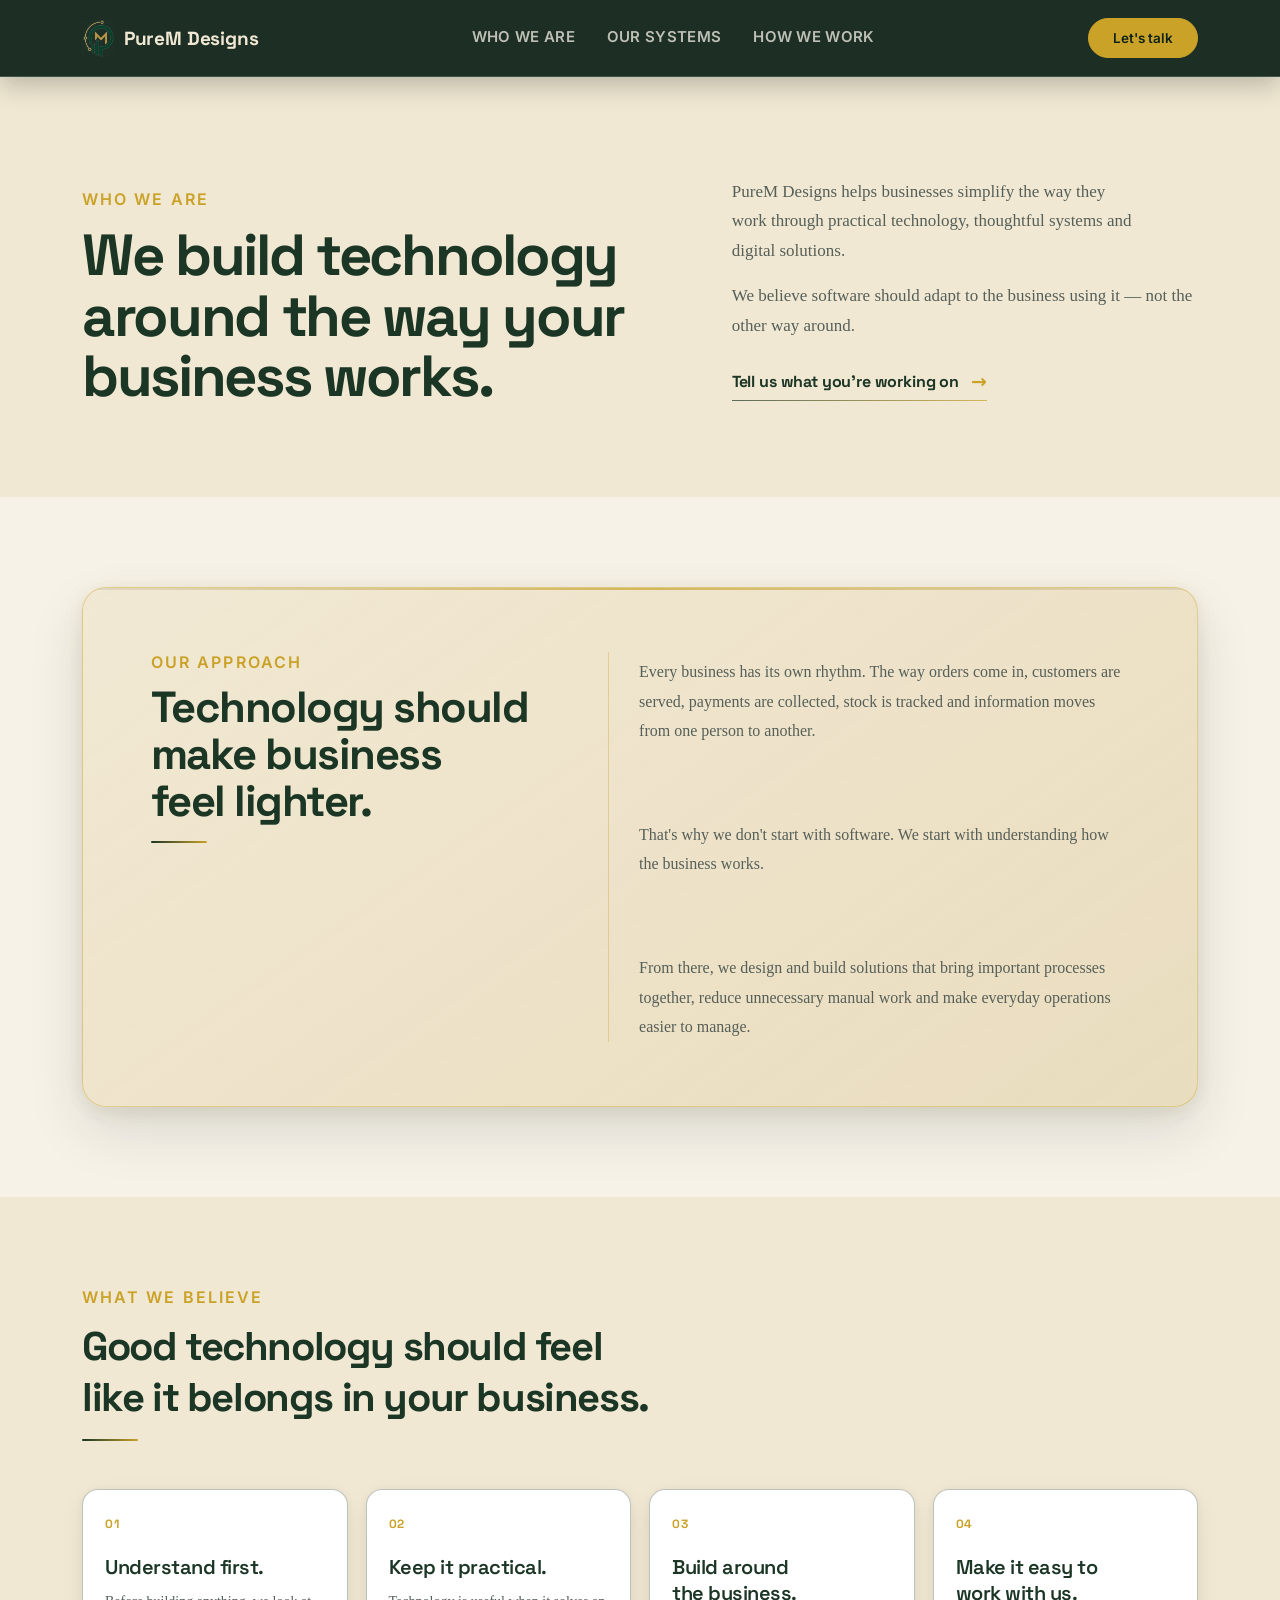
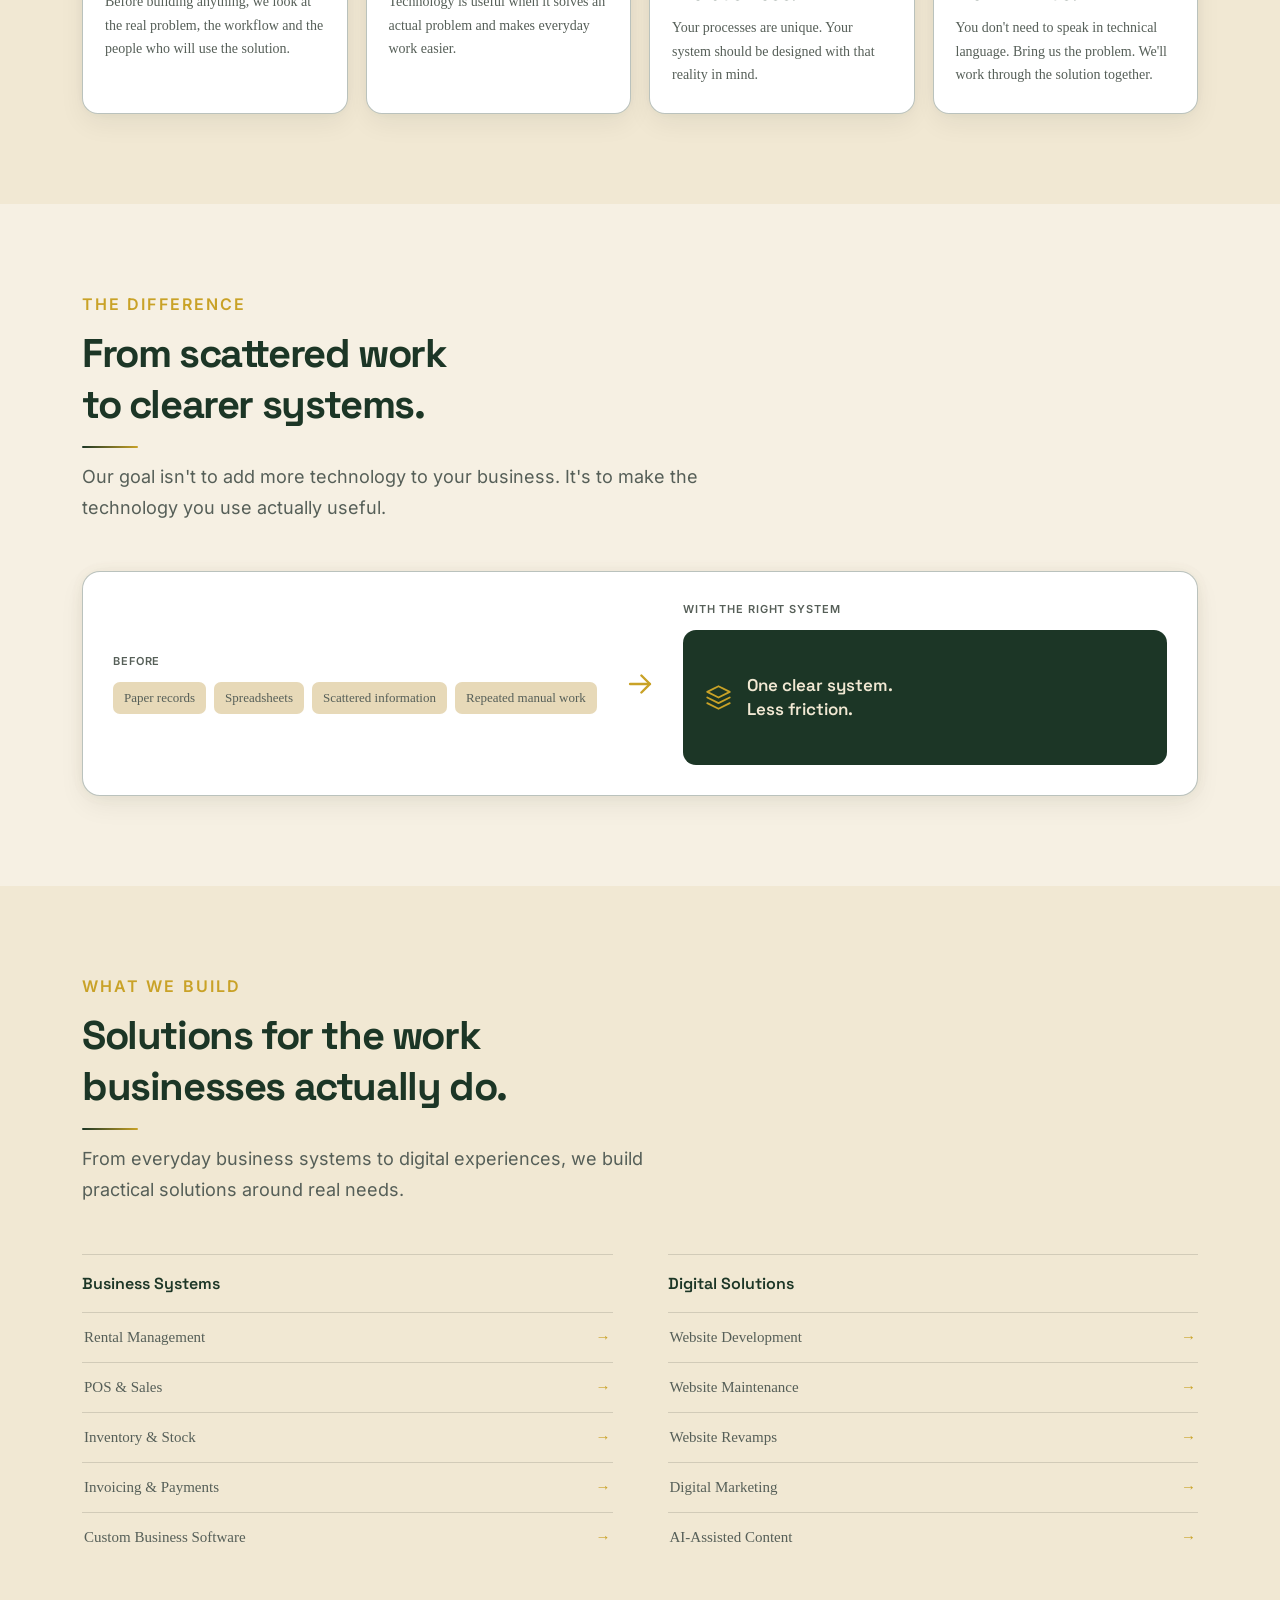
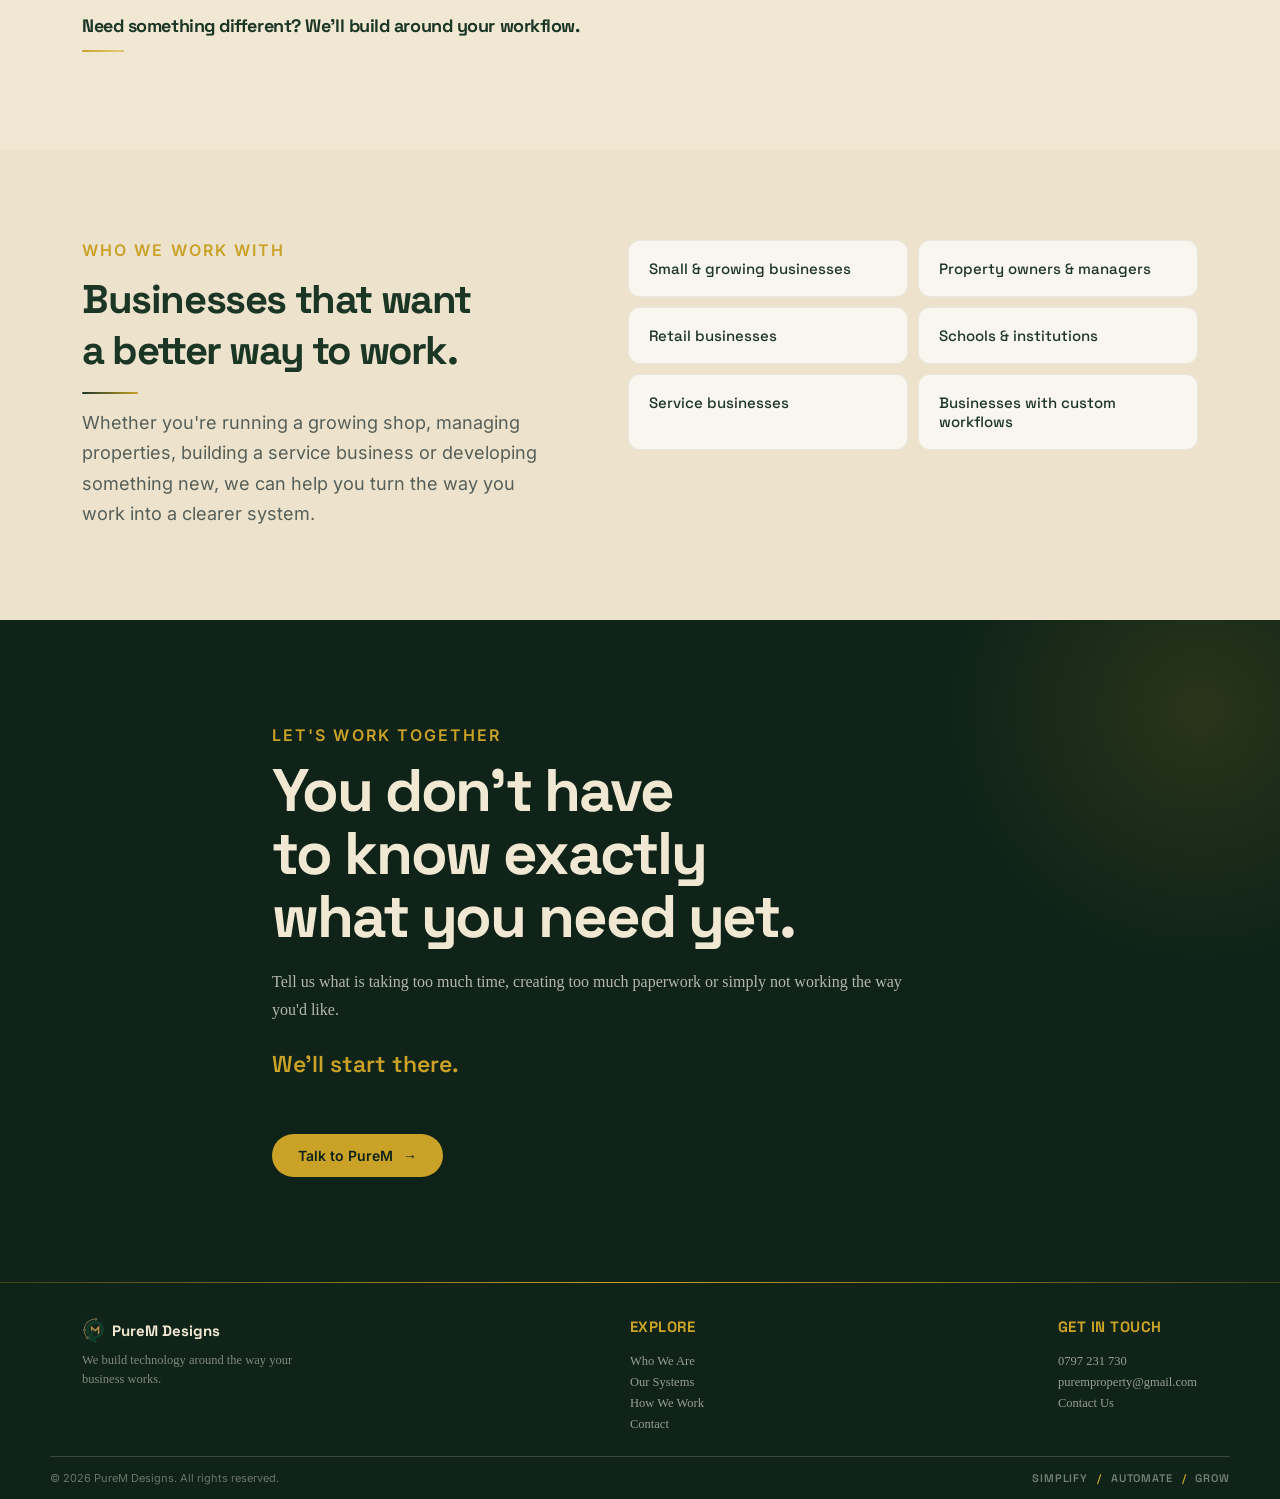
<file: who.html>
<!doctype html>
<html lang="en">
<head>
<meta charset="utf-8">
<meta name="viewport" content="width=device-width, initial-scale=1">
<title>Who We Are — PureM Designs</title>
<link rel="stylesheet" href="css/styles.css">
</head>

<body>

<nav class="nav">
  <div class="wrap">

    <a href="index.html" class="brand">
      <img
        src="assets/images/logo-icon.png"
        alt="PureM Designs"
        class="brand-mark-img"
      >
      PureM Designs
    </a>

    <div class="links" id="mobileMenu">
  <a href="who.html">Who We Are</a>
  <a href="systems.html">Our Systems</a>
  <a href="work.html">How We Work</a>
</div>

<a href="contact.html" class="cta">Let's talk</a>

<button
  class="menu-toggle"
  id="menuToggle"
  aria-label="Open navigation menu"
  aria-expanded="false"
  type="button"
>
  <span></span>
  <span></span>
  <span></span>
</button>

  </div>
</nav>


<!-- ABOUT INTRO -->
<section class="about-hero">

  <div class="wrap about-hero-grid">

    <div>

      <div class="eyebrow">
        Who We Are
      </div>

      <h1>
        We build technology
        around the way your
        business works.
      </h1>

    </div>

    <div class="about-hero-copy">

      <p>
        PureM Designs helps businesses simplify the way they work through
        practical technology, thoughtful systems and digital solutions.
      </p>

      <p>
        We believe software should adapt to the business using it —
        not the other way around.
      </p>

      <a href="contact.html" class="text-cta">
        Tell us what you're working on
        <span>→</span>
      </a>

    </div>

  </div>

</section>
<!-- STORY -->
<section class="about-story">

  <div class="wrap">

    <div class="about-approach-card">

      <div class="about-approach-content">

        <div class="about-story-intro">

          <div class="eyebrow">
            Our approach
          </div>

          <h2 class="headline">
            Technology should make
            business feel lighter.
          </h2>

        </div>

        <div class="about-story-copy">

          <p>
            Every business has its own rhythm. The way orders come in,
            customers are served, payments are collected, stock is tracked
            and information moves from one person to another.
          </p>

          <p>
            That's why we don't start with software. We start with
            understanding how the business works.
          </p>

          <p>
            From there, we design and build solutions that bring important
            processes together, reduce unnecessary manual work and make
            everyday operations easier to manage.
          </p>

        </div>

      </div>

    </div>

  </div>

</section>

<!-- WHAT WE BELIEVE -->
<section class="belief-section">

  <div class="wrap">

    <div class="eyebrow">
      What we believe
    </div>

    <h2 class="headline">
      Good technology should feel
      like it belongs in your business.
    </h2>


    <div class="belief-grid">

      <div class="belief-card">

        <div class="belief-number">01</div>

        <h3>Understand first.</h3>

        <p>
          Before building anything, we look at the real problem,
          the workflow and the people who will use the solution.
        </p>

      </div>


      <div class="belief-card">

        <div class="belief-number">02</div>

        <h3>Keep it practical.</h3>

        <p>
          Technology is useful when it solves an actual problem
          and makes everyday work easier.
        </p>

      </div>


      <div class="belief-card">

        <div class="belief-number">03</div>

        <h3>Build around the business.</h3>

        <p>
          Your processes are unique. Your system should be designed
          with that reality in mind.
        </p>

      </div>


      <div class="belief-card">

        <div class="belief-number">04</div>

        <h3>Make it easy to work with us.</h3>

        <p>
          You don't need to speak in technical language.
          Bring us the problem. We'll work through the solution together.
        </p>

      </div>

    </div>

  </div>

</section>


<!-- BEFORE / AFTER -->
<section class="about-shift-section">

  <div class="wrap">

    <div class="eyebrow">
      The difference
    </div>

    <h2 class="headline">
      From scattered work
      to clearer systems.
    </h2>

    <p class="lede">
      Our goal isn't to add more technology to your business.
      It's to make the technology you use actually useful.
    </p>


    <div class="about-shift-card">

      <div class="shift-side">

        <div class="shift-label">
          Before
        </div>

        <div class="shift-items">
          <span>Paper records</span>
          <span>Spreadsheets</span>
          <span>Scattered information</span>
          <span>Repeated manual work</span>
        </div>

      </div>


      <div class="shift-arrow">

        <svg
          width="34"
          height="34"
          viewBox="0 0 24 24"
          fill="none"
          stroke="currentColor"
          stroke-width="1.7"
          stroke-linecap="round"
          stroke-linejoin="round"
        >
          <path d="M5 12h14"/>
          <path d="M13 6l6 6-6 6"/>
        </svg>

      </div>


      <div class="shift-side shift-after">

        <div class="shift-label">
          With the right system
        </div>

        <div class="shift-unified">

          <div class="shift-unified-icon">

            <svg
              width="27"
              height="27"
              viewBox="0 0 24 24"
              fill="none"
              stroke="currentColor"
              stroke-width="1.6"
              stroke-linecap="round"
              stroke-linejoin="round"
            >
              <path d="M12 2L2 7l10 5 10-5-10-5z"/>
              <path d="M2 17l10 5 10-5"/>
              <path d="M2 12l10 5 10-5"/>
            </svg>

          </div>

          <div>
            One clear system.
            <br>
            Less friction.
          </div>

        </div>

      </div>

    </div>

  </div>

</section>


<!-- WHAT WE BUILD -->
<section class="about-services-section">

  <div class="wrap">

    <div class="eyebrow">
      What we build
    </div>

    <h2 class="headline">
      Solutions for the work
      businesses actually do.
    </h2>

    <p class="lede">
      From everyday business systems to digital experiences,
      we build practical solutions around real needs.
    </p>


    <div class="about-services-grid">

      <div class="about-service-column">

        <div class="about-service-heading">
          Business Systems
        </div>

        <a href="systems.html" class="about-service">
          <span>Rental Management</span>
          <span>→</span>
        </a>

        <a href="systems.html" class="about-service">
          <span>POS &amp; Sales</span>
          <span>→</span>
        </a>

        <a href="systems.html" class="about-service">
          <span>Inventory &amp; Stock</span>
          <span>→</span>
        </a>

        <a href="systems.html" class="about-service">
          <span>Invoicing &amp; Payments</span>
          <span>→</span>
        </a>

        <a href="systems.html" class="about-service">
          <span>Custom Business Software</span>
          <span>→</span>
        </a>

      </div>


      <div class="about-service-column">

        <div class="about-service-heading">
          Digital Solutions
        </div>

        <a href="contact.html" class="about-service">
          <span>Website Development</span>
          <span>→</span>
        </a>

        <a href="contact.html" class="about-service">
          <span>Website Maintenance</span>
          <span>→</span>
        </a>

        <a href="contact.html" class="about-service">
          <span>Website Revamps</span>
          <span>→</span>
        </a>

        <a href="contact.html" class="about-service">
          <span>Digital Marketing</span>
          <span>→</span>
        </a>

        <a href="contact.html" class="about-service">
          <span>AI-Assisted Content</span>
          <span>→</span>
        </a>

      </div>

    </div>


    <div class="about-services-note">
      Need something different?
      <strong>We'll build around your workflow.</strong>
    </div>

  </div>

</section>


<!-- WHO WE HELP -->
<section class="who-help-section">

  <div class="wrap">

    <div class="who-help-grid">

      <div>

        <div class="eyebrow">
          Who we work with
        </div>

        <h2 class="headline">
          Businesses that want
          a better way to work.
        </h2>

        <p class="lede">
          Whether you're running a growing shop, managing properties,
          building a service business or developing something new,
          we can help you turn the way you work into a clearer system.
        </p>

      </div>


      <div class="who-help-list">

        <div>Small &amp; growing businesses</div>
        <div>Property owners &amp; managers</div>
        <div>Retail businesses</div>
        <div>Schools &amp; institutions</div>
        <div>Service businesses</div>
        <div>Businesses with custom workflows</div>

      </div>

    </div>

  </div>

</section>


<!-- CTA -->
<section class="dark about-final-cta">

  <div class="wrap about-final-inner">

    <div class="eyebrow">
      Let's work together
    </div>

    <h2>
      You don't have to know
      exactly what you need yet.
    </h2>

    <p>
      Tell us what is taking too much time, creating too much paperwork
      or simply not working the way you'd like.
    </p>

    <p class="about-final-emphasis">
      We'll start there.
    </p>

    <a href="contact.html" class="hero-cta">
      Talk to PureM
      <span>→</span>
    </a>

  </div>

</section>


<footer class="site-footer">

  <div class="wrap footer-grid">

    <div class="footer-brand">

      <div class="footer-logo">
        <img
          src="assets/images/logo-icon.png"
          alt="PureM Designs"
          class="brand-mark-img"
        >
        PureM Designs
      </div>

      <p class="footer-tagline">
        We build technology around the way your business works.
      </p>

    </div>


    <div class="footer-col">

      <div class="footer-heading">
        Explore
      </div>

      <div class="footer-link-grid">
        <a href="who.html">Who We Are</a>
        <a href="systems.html">Our Systems</a>
        <a href="work.html">How We Work</a>
        <a href="contact.html">Contact</a>
      </div>

    </div>


    <div class="footer-col">

      <div class="footer-heading">
        Get In Touch
      </div>

      <a href="tel:0797231730">
        0797 231 730
      </a>

      <a href="mailto:puremproperty@gmail.com">
        puremproperty@gmail.com
      </a>

      <a href="contact.html">
        Contact Us
      </a>

    </div>

  </div>


  <div class="wrap footer-bottom">

    <div>
      © 2026 PureM Designs. All rights reserved.
    </div>

    <div class="footer-bottom-tag">
      Simplify <span>/</span> Automate <span>/</span> Grow
    </div>

  </div>

</footer>

<script src="js/script.js"></script>

</body>
</html>
</file>
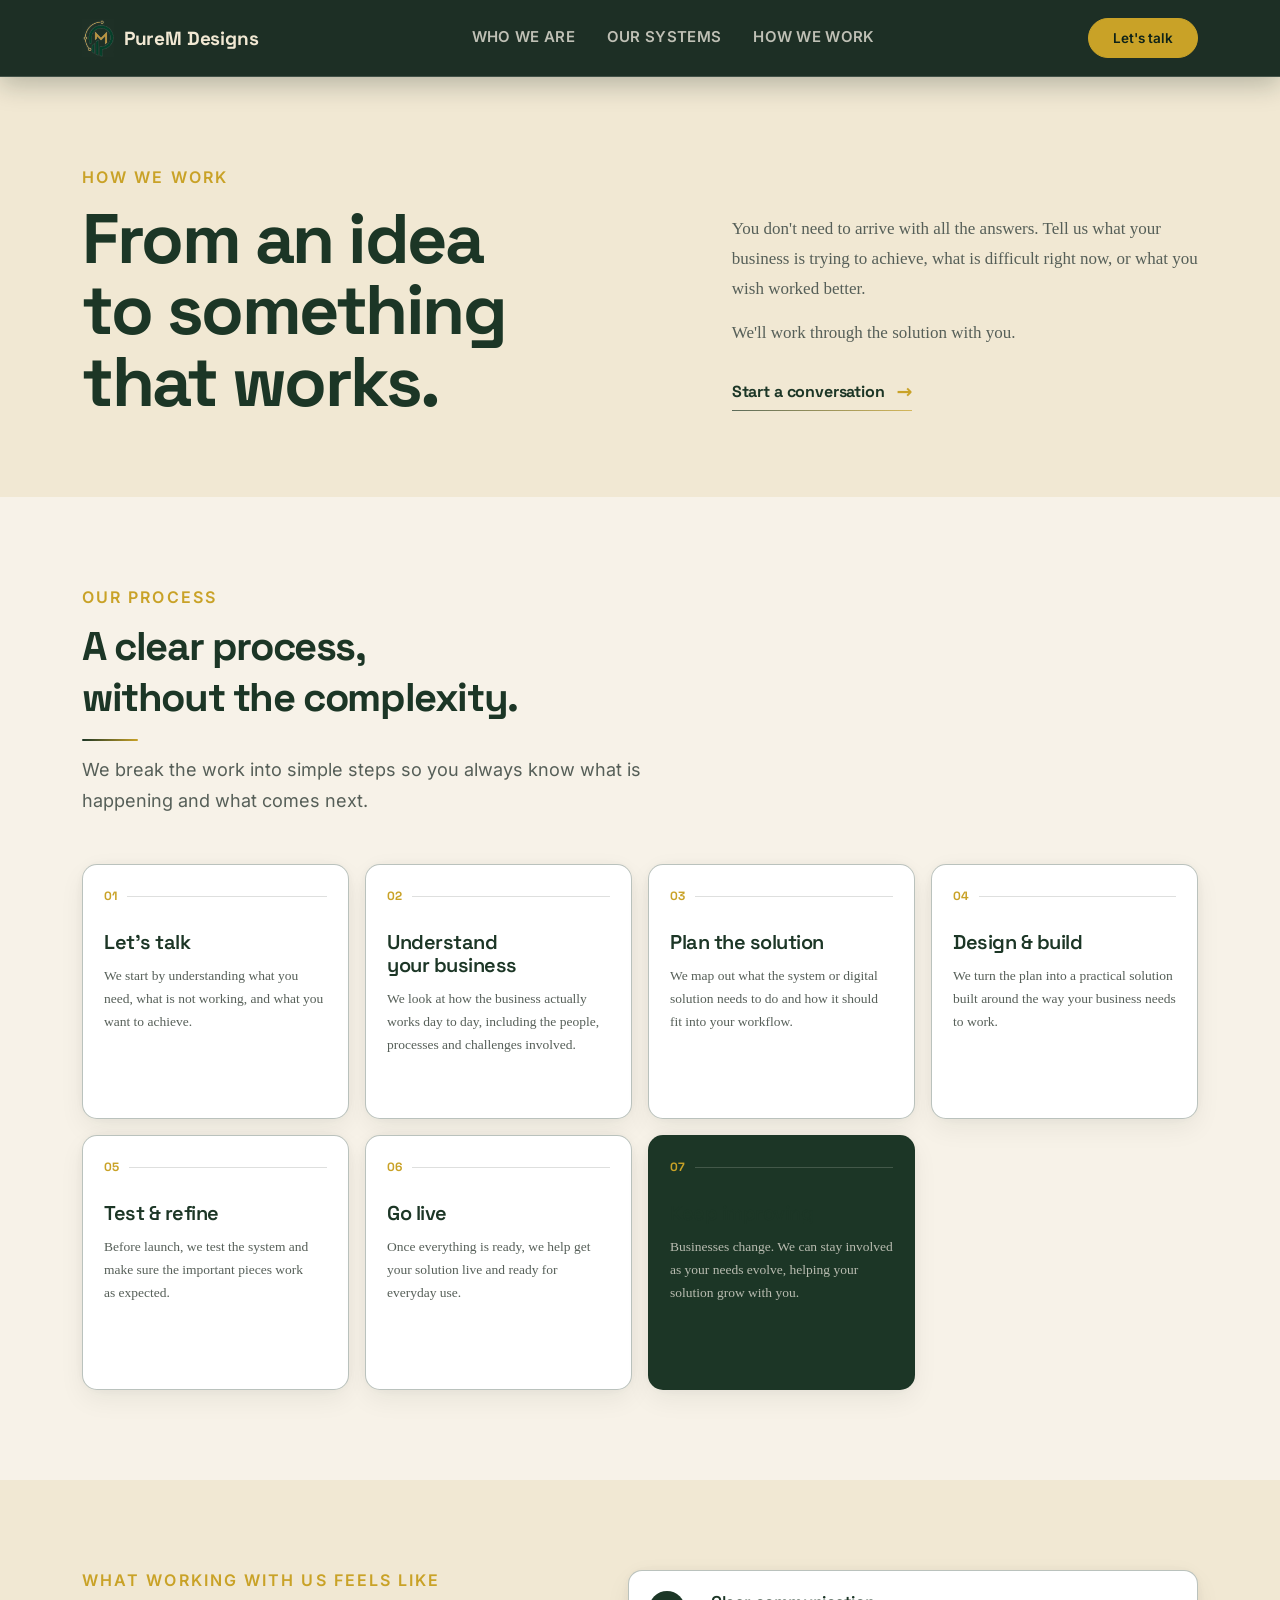
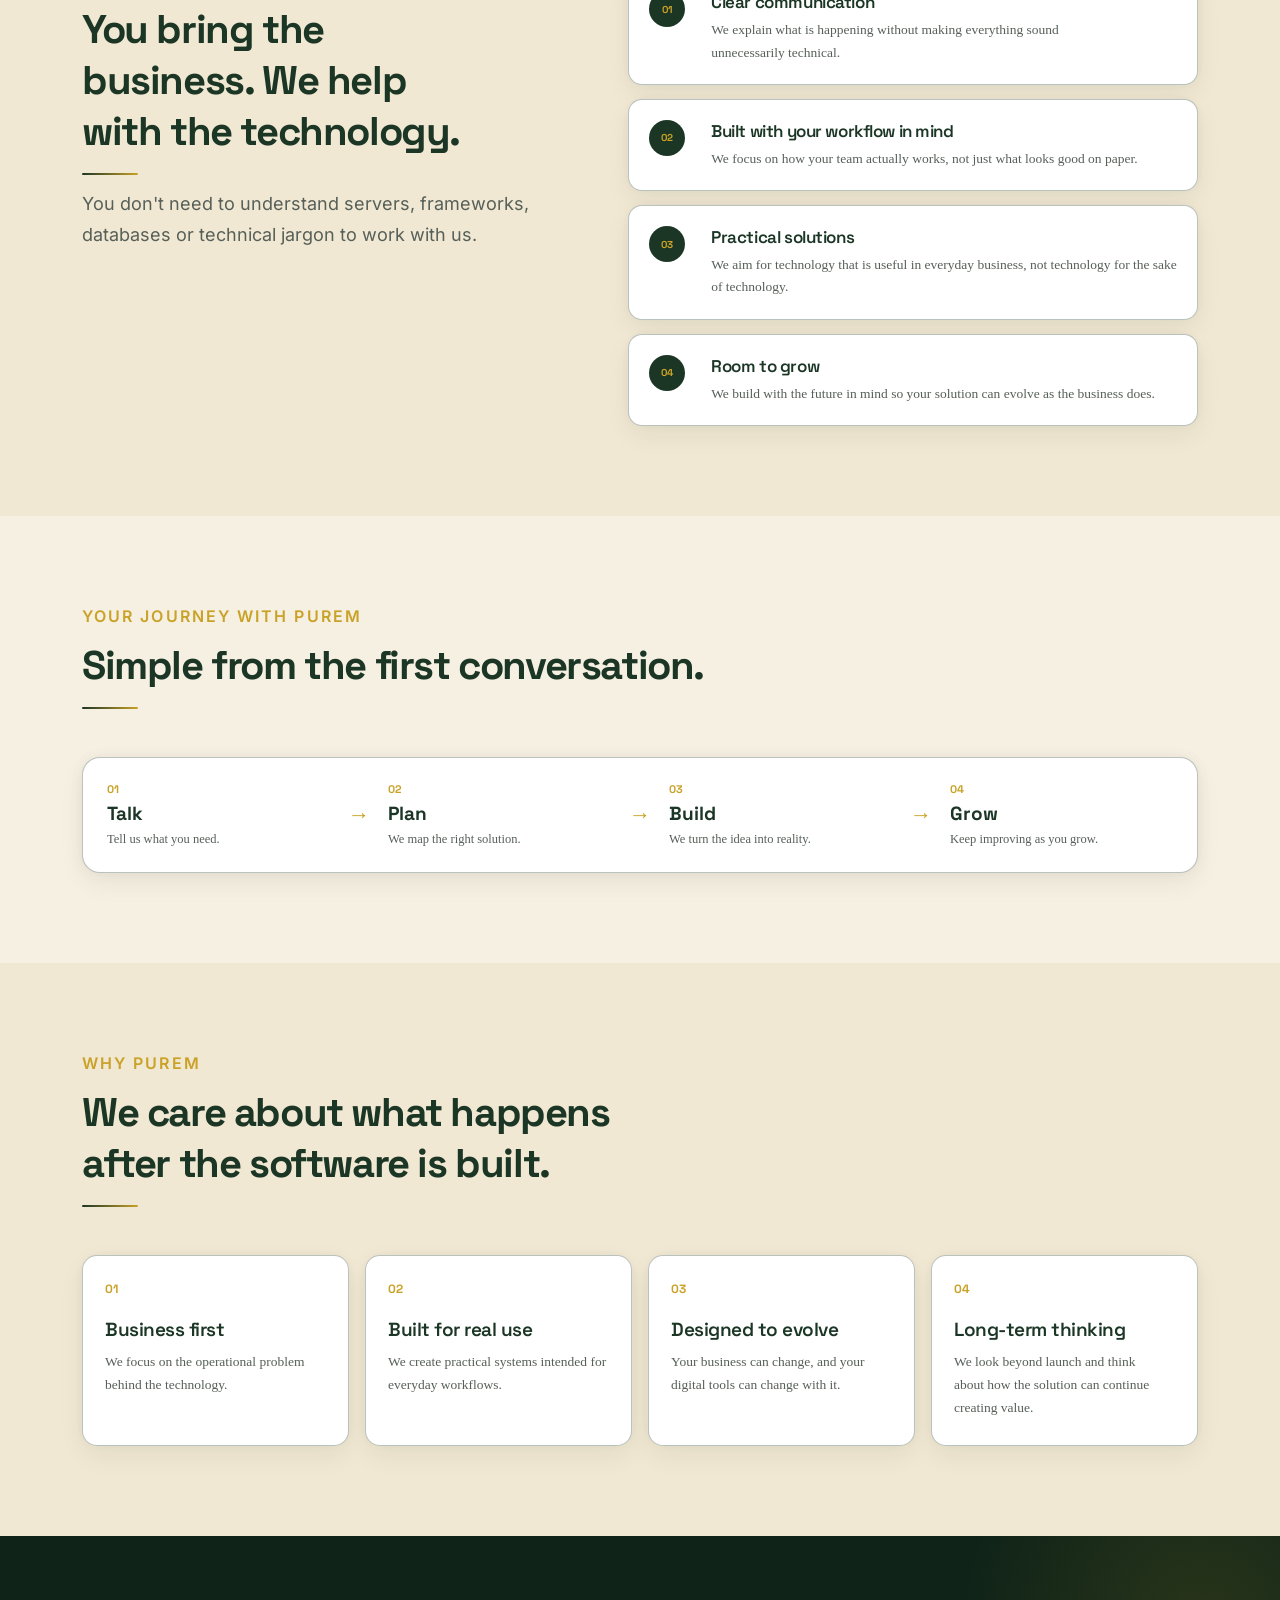
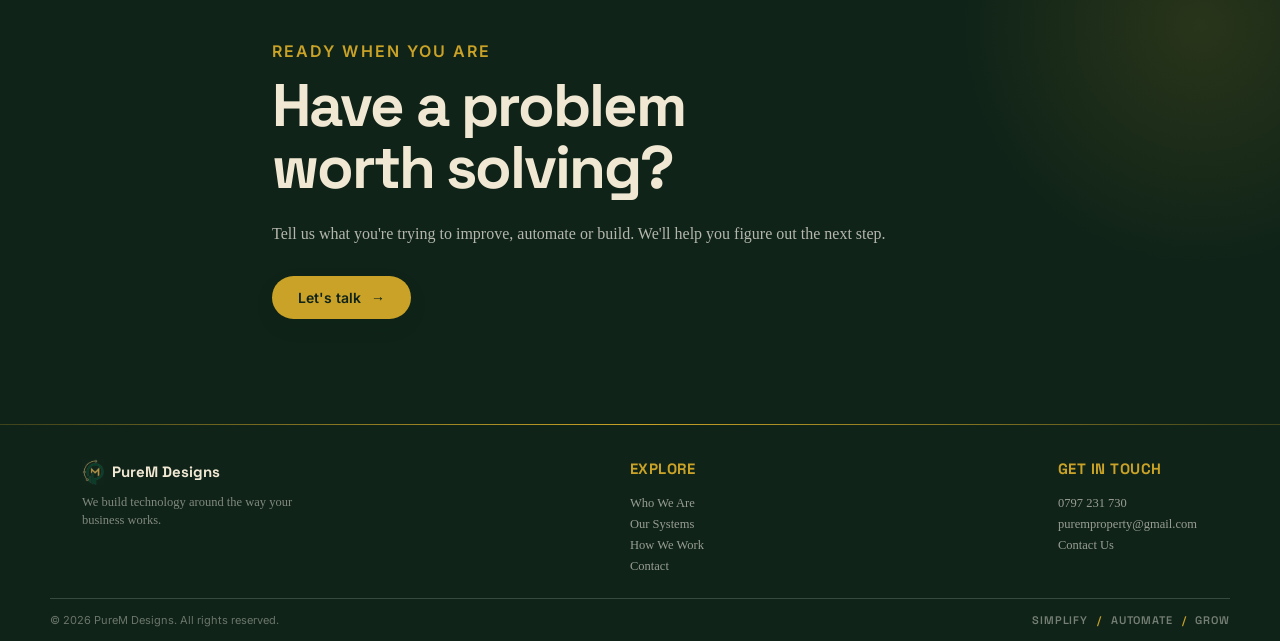
<file: work.html>
<!doctype html>
<html lang="en">
<head>
<meta charset="utf-8">
<meta name="viewport" content="width=device-width, initial-scale=1">
<title>How We Work — PureM Designs</title>
<link rel="stylesheet" href="css/styles.css">
</head>

<body>

<nav class="nav">
  <div class="wrap">

    <a href="index.html" class="brand">
      <img
        src="assets/images/logo-icon.png"
        alt="PureM Designs"
        class="brand-mark-img"
      >
      PureM Designs
    </a>

   <div class="links" id="mobileMenu">
  <a href="who.html">Who We Are</a>
  <a href="systems.html">Our Systems</a>
  <a href="work.html">How We Work</a>
</div>

<a href="contact.html" class="cta">Let's talk</a>

<button
  class="menu-toggle"
  id="menuToggle"
  aria-label="Open navigation menu"
  aria-expanded="false"
  type="button"
>
  <span></span>
  <span></span>
  <span></span>
</button>

  </div>
</nav>


<!-- INTRO -->
<section class="work-hero">

  <div class="wrap work-hero-grid">

    <div>

      <div class="eyebrow">
        How We Work
      </div>

      <h1>
        From an idea
        to something that works.
      </h1>

    </div>

    <div class="work-hero-copy">

      <p>
        You don't need to arrive with all the answers.
        Tell us what your business is trying to achieve, what is
        difficult right now, or what you wish worked better.
      </p>

      <p>
        We'll work through the solution with you.
      </p>

      <a href="contact.html" class="text-cta">
        Start a conversation
        <span>→</span>
      </a>

    </div>

  </div>

</section>


<!-- PROCESS -->
<section class="process-section">

  <div class="wrap">

    <div class="eyebrow">
      Our process
    </div>

    <h2 class="headline">
      A clear process, without the complexity.
    </h2>

    <p class="lede">
      We break the work into simple steps so you always know
      what is happening and what comes next.
    </p>


    <div class="process-cards">

      <div class="process-card">

        <div class="process-card-top">
          <span>01</span>
          <div class="process-card-line"></div>
        </div>

        <h3>Let's talk</h3>

        <p>
          We start by understanding what you need, what is not working,
          and what you want to achieve.
        </p>

      </div>


      <div class="process-card">

        <div class="process-card-top">
          <span>02</span>
          <div class="process-card-line"></div>
        </div>

        <h3>Understand your business</h3>

        <p>
          We look at how the business actually works day to day,
          including the people, processes and challenges involved.
        </p>

      </div>


      <div class="process-card">

        <div class="process-card-top">
          <span>03</span>
          <div class="process-card-line"></div>
        </div>

        <h3>Plan the solution</h3>

        <p>
          We map out what the system or digital solution needs to do
          and how it should fit into your workflow.
        </p>

      </div>


      <div class="process-card">

        <div class="process-card-top">
          <span>04</span>
          <div class="process-card-line"></div>
        </div>

        <h3>Design &amp; build</h3>

        <p>
          We turn the plan into a practical solution built around
          the way your business needs to work.
        </p>

      </div>


      <div class="process-card">

        <div class="process-card-top">
          <span>05</span>
          <div class="process-card-line"></div>
        </div>

        <h3>Test &amp; refine</h3>

        <p>
          Before launch, we test the system and make sure
          the important pieces work as expected.
        </p>

      </div>


      <div class="process-card">

        <div class="process-card-top">
          <span>06</span>
          <div class="process-card-line"></div>
        </div>

        <h3>Go live</h3>

        <p>
          Once everything is ready, we help get your solution
          live and ready for everyday use.
        </p>

      </div>


      <div class="process-card process-card-highlight">

        <div class="process-card-top">
          <span>07</span>
          <div class="process-card-line"></div>
        </div>

        <h3>Keep improving</h3>

        <p>
          Businesses change. We can stay involved as your needs evolve,
          helping your solution grow with you.
        </p>

      </div>

    </div>

  </div>

</section>


<!-- CLIENT EXPERIENCE -->
<section class="client-experience-section">

  <div class="wrap client-experience-grid">

    <div>

      <div class="eyebrow">
        What working with us feels like
      </div>

      <h2 class="headline">
        You bring the business.
        We help with the technology.
      </h2>

      <p class="lede">
        You don't need to understand servers, frameworks, databases
        or technical jargon to work with us.
      </p>

    </div>


    <div class="experience-points">

      <div class="experience-point">
        <div class="experience-icon">01</div>

        <div>
          <h3>Clear communication</h3>
          <p>
            We explain what is happening without making everything
            sound unnecessarily technical.
          </p>
        </div>
      </div>


      <div class="experience-point">
        <div class="experience-icon">02</div>

        <div>
          <h3>Built with your workflow in mind</h3>
          <p>
            We focus on how your team actually works, not just
            what looks good on paper.
          </p>
        </div>
      </div>


      <div class="experience-point">
        <div class="experience-icon">03</div>

        <div>
          <h3>Practical solutions</h3>
          <p>
            We aim for technology that is useful in everyday business,
            not technology for the sake of technology.
          </p>
        </div>
      </div>


      <div class="experience-point">
        <div class="experience-icon">04</div>

        <div>
          <h3>Room to grow</h3>
          <p>
            We build with the future in mind so your solution can
            evolve as the business does.
          </p>
        </div>
      </div>

    </div>

  </div>

</section>


<!-- SIMPLE JOURNEY -->
<section class="journey-section">

  <div class="wrap">

    <div class="eyebrow">
      Your journey with PureM
    </div>

    <h2 class="headline">
      Simple from the first conversation.
    </h2>


    <div class="journey-bar">

      <div class="journey-item">
        <span>01</span>
        <strong>Talk</strong>
        <small>Tell us what you need.</small>
      </div>

      <div class="journey-arrow">→</div>

      <div class="journey-item">
        <span>02</span>
        <strong>Plan</strong>
        <small>We map the right solution.</small>
      </div>

      <div class="journey-arrow">→</div>

      <div class="journey-item">
        <span>03</span>
        <strong>Build</strong>
        <small>We turn the idea into reality.</small>
      </div>

      <div class="journey-arrow">→</div>

      <div class="journey-item">
        <span>04</span>
        <strong>Grow</strong>
        <small>Keep improving as you grow.</small>
      </div>

    </div>

  </div>

</section>


<!-- WHY PUREM -->
<section class="why-work-section">

  <div class="wrap">

    <div class="eyebrow">
      Why PureM
    </div>

    <h2 class="headline">
      We care about what happens
      after the software is built.
    </h2>

    <div class="why-work-grid">

      <div class="why-work-card">
        <div class="why-work-number">01</div>
        <h3>Business first</h3>
        <p>
          We focus on the operational problem behind the technology.
        </p>
      </div>

      <div class="why-work-card">
        <div class="why-work-number">02</div>
        <h3>Built for real use</h3>
        <p>
          We create practical systems intended for everyday workflows.
        </p>
      </div>

      <div class="why-work-card">
        <div class="why-work-number">03</div>
        <h3>Designed to evolve</h3>
        <p>
          Your business can change, and your digital tools can change with it.
        </p>
      </div>

      <div class="why-work-card">
        <div class="why-work-number">04</div>
        <h3>Long-term thinking</h3>
        <p>
          We look beyond launch and think about how the solution can
          continue creating value.
        </p>
      </div>

    </div>

  </div>

</section>


<!-- FINAL CTA -->
<section class="dark work-final-cta">

  <div class="wrap work-final-inner">

    <div class="eyebrow">
      Ready when you are
    </div>

    <h2>
      Have a problem
      worth solving?
    </h2>

    <p>
      Tell us what you're trying to improve, automate or build.
      We'll help you figure out the next step.
    </p>

    <a href="contact.html" class="hero-cta">
      Let's talk
      <span>→</span>
    </a>

  </div>

</section>


<footer class="site-footer">

  <div class="wrap footer-grid">

    <div class="footer-brand">

      <div class="footer-logo">
        <img
          src="assets/images/logo-icon.png"
          alt="PureM Designs"
          class="brand-mark-img"
        >
        PureM Designs
      </div>

      <p class="footer-tagline">
        We build technology around the way your business works.
      </p>

    </div>


    <div class="footer-col">

      <div class="footer-heading">
        Explore
      </div>

      <div class="footer-link-grid">
        <a href="who.html">Who We Are</a>
        <a href="systems.html">Our Systems</a>
        <a href="work.html">How We Work</a>
        <a href="contact.html">Contact</a>
      </div>

    </div>


    <div class="footer-col">

      <div class="footer-heading">
        Get In Touch
      </div>

      <a href="tel:0797231730">
        0797 231 730
      </a>

      <a href="mailto:puremproperty@gmail.com">
        puremproperty@gmail.com
      </a>

      <a href="contact.html">
        Contact Us
      </a>

    </div>

  </div>


  <div class="wrap footer-bottom">

    <div>
      © 2026 PureM Designs. All rights reserved.
    </div>

    <div class="footer-bottom-tag">
      Simplify <span>/</span> Automate <span>/</span> Grow
    </div>

  </div>

</footer>

<script src="js/script.js"></script>

</body>
</html>
</file>
<file: css/styles.css>
/* =========================================================
   PUREM DESIGNS
   COMPLETE STYLESHEET
   Green + Gold + Warm Cream
   ========================================================= */


/* =========================================================
   FONTS
   ========================================================= */

@font-face{
  font-family:'Space Grotesk';
  font-weight:500;
  font-style:normal;
  src:url('../assets/fonts/space-grotesk-latin-500-normal.woff2') format('woff2');
}

@font-face{
  font-family:'Space Grotesk';
  font-weight:600;
  font-style:normal;
  src:url('../assets/fonts/space-grotesk-latin-600-normal.woff2') format('woff2');
}

@font-face{
  font-family:'Space Grotesk';
  font-weight:700;
  font-style:normal;
  src:url('../assets/fonts/space-grotesk-latin-700-normal.woff2') format('woff2');
}

@font-face{
  font-family:'Inter';
  font-weight:400;
  font-style:normal;
  src:url('../assets/fonts/inter-latin-400-normal.woff2') format('woff2');
}

@font-face{
  font-family:'Inter';
  font-weight:500;
  font-style:normal;
  src:url('../assets/fonts/inter-latin-500-normal.woff2') format('woff2');
}

@font-face{
  font-family:'Inter';
  font-weight:600;
  font-style:normal;
  src:url('../assets/fonts/inter-latin-600-normal.woff2') format('woff2');
}


/* =========================================================
   ROOT / RESET
   ========================================================= */

:root{
  --paper:#F1E8D3;
  --paper-2:#E7D9B8;
  --ink:#1A1F1A;
  --ink-soft:#565F58;
  --forest:#1C3626;
  --charcoal:#0F2318;
  --gold:#C9A227;
  --line:rgba(26,31,26,0.14);
  --line-on-dark:rgba(245,240,230,0.18);
  --maxw:1180px;
}
html{
  overflow-anchor: none;
}

*{
  box-sizing:border-box;
  margin:0;
  padding:0;
}

html{
  scroll-behavior:smooth;
  width:100%;
  max-width:100%;
  overflow-x:hidden;
}

bbody{
  width:100%;
  max-width:100%;
  position:relative;


  font-family:'Inter',system-ui,sans-serif;
  background:var(--paper);
  color:var(--ink);
  line-height:1.5;

  -webkit-font-smoothing:antialiased;
}

h1,
h2,
h3,
.display{
  font-family:'Space Grotesk',system-ui,sans-serif;
  font-weight:600;
  letter-spacing:-0.01em;
  text-wrap:balance;
}

a{
  color:inherit;
  text-decoration:none;
}

img,
svg{
  display:block;
  max-width:100%;
}

p{
  text-wrap:pretty;
}

.wrap{
  width:100%;
  max-width:var(--maxw);
  margin:0 auto;
  padding:0 32px;
}

.eyebrow{
  font-family:'Inter',sans-serif;
  font-weight:600;
  font-size:16px;
  color:var(--forest);
  letter-spacing:0.01em;
}

.dark .eyebrow{
  color:var(--gold);
}

.hairline{
  height:1px;
  background:var(--line);
  width:100%;
}

.dark .hairline{
  background:var(--line-on-dark);
}

.section-number{
  font-family:'Space Grotesk',sans-serif;
  font-weight:700;
  font-size:13px;
  color:var(--gold);
  letter-spacing:0.05em;
  margin-right:10px;
  padding-right:10px;
  border-right:1px solid var(--line);
}

.dark .section-number{
  border-right-color:var(--line-on-dark);
}


/* =========================================================
   NAVIGATION
   ========================================================= */

.nav{
  position:sticky;
  top:0;
  z-index:50;

  background:rgba(15,35,24,0.94);
  backdrop-filter:blur(10px);

  border-bottom:1px solid var(--line-on-dark);

  box-shadow:
    0 8px 24px rgba(15,35,24,0.25);
}

.nav .wrap{
  min-height:76px;

  display:flex;
  align-items:center;
  justify-content:space-between;

  gap:24px;
}

.nav .brand{
  display:flex;
  align-items:center;
  gap:10px;

  flex:none;

  font-family:'Space Grotesk',sans-serif;
  font-weight:700;
  font-size:19px;

  letter-spacing:-0.01em;

  color:var(--paper);

  transition:opacity .2s ease;
}

.nav .brand:hover{
  opacity:.9;
}

.brand-mark-img{
  height:38px;
  width:auto;
  flex:none;
}

.nav .links{
  display:flex;
  align-items:center;
  gap:32px;
}

.nav .links a{
  position:relative;

  padding-bottom:4px;

  font-family:'Inter',sans-serif;
  font-weight:600;
  font-size:15px;

  color:rgba(245,240,230,0.75);

  letter-spacing:0.02em;
  text-transform:uppercase;

  transition:
    color .2s ease,
    opacity .2s ease;
}

.nav .links a::after{
  content:'';

  position:absolute;
  left:0;
  bottom:0;

  width:0;
  height:2px;

  background:var(--gold);

  transition:width .2s ease;
}

.nav .links a:hover{
  color:var(--paper);
}

.nav .links a:hover::after{
  width:100%;
}

.nav .links a.active{
  color:var(--gold);
}

.nav .links a.active::after{
  width:100%;
}

.nav .cta{
  position:relative;
  overflow:hidden;

  flex:none;

  font-family:'Inter',sans-serif;
  font-weight:600;
  font-size:13.5px;

  background:var(--gold);
  color:var(--charcoal);

  border:1px solid var(--gold);

  padding:11px 24px;

  border-radius:999px;

  white-space:nowrap;

  transition:
    background .15s ease,
    color .15s ease,
    transform .15s ease,
    box-shadow .15s ease;
}

.nav .cta:hover{
  background:var(--forest);
  border-color:var(--forest);
  color:var(--paper);

  transform:translateY(-1px);

  box-shadow:
    0 13px 28px rgba(15,35,24,0.13);
}

.nav .cta::before{
  content:'';

  position:absolute;

  left:50%;
  top:50%;

  width:120px;
  height:120px;

  background:
    radial-gradient(
      circle,
      rgba(255,255,255,.35),
      transparent 70%
    );

  transform:translate(-50%,-50%);

  border-radius:50%;

  opacity:0;

  transition:opacity .2s ease;

  pointer-events:none;
}

.nav .cta:hover::before{
  opacity:1;
}


/* =========================================================
   GENERIC HERO
   ========================================================= */

.hero{
  position:relative;
  overflow:hidden;

  padding:80px 0 90px;

  text-align:center;

  color:var(--paper);
}

.hero-bg{
  position:absolute;
  inset:0;
  z-index:0;

  overflow:hidden;
}

.hero-bg img{
  width:100%;
  height:100%;

  object-fit:cover;

  filter:
    blur(4px)
    saturate(1.35)
    contrast(1.08)
    brightness(1.05);

  transform:scale(1.08);
}

.hero-overlay{
  position:absolute;
  inset:0;

  background:
    linear-gradient(
      180deg,
      rgba(15,35,24,.55),
      rgba(15,35,24,.82)
    ),
    linear-gradient(
      45deg,
      rgba(28,54,38,.35),
      rgba(201,162,39,.12)
    );
}

.hero .inner{
  position:relative;
  z-index:1;
}

.hero-kicker{
  display:inline-block;

  font-family:'Inter',sans-serif;
  font-weight:600;

  font-size:12.5px;
  letter-spacing:.08em;

  text-transform:uppercase;

  color:var(--gold);

  border:
    1px solid rgba(201,162,39,.4);

  padding:8px 18px;

  border-radius:999px;

  margin-bottom:28px;
}

.hero h1{
  font-size:clamp(40px,6vw,72px);
  letter-spacing:-.02em;
}

.hero .tagline{
  margin-top:16px;

  font-family:'Inter',sans-serif;
  font-weight:500;

  font-size:18px;

  color:var(--gold);
}

.hero .rule{
  width:64px;
  height:1px;

  background:var(--line-on-dark);

  margin:56px auto;
}

.hero .statement{
  max-width:760px;

  margin:0 auto;

  font-family:'Space Grotesk',sans-serif;
  font-weight:500;

  font-size:clamp(20px,2.6vw,27px);

  line-height:1.5;
}

.hero-cta{
  display:inline-flex;
  align-items:center;
  justify-content:center;

  gap:10px;

  margin-top:50px;

  font-family:'Inter',sans-serif;
  font-weight:600;
  font-size:14px;

  background:var(--gold);
  color:var(--charcoal);

  padding:13px 26px;

  border-radius:999px;

  box-shadow:
    0 8px 20px rgba(15,35,24,.08);

  transition:
    background .15s ease,
    color .15s ease,
    transform .15s ease,
    box-shadow .15s ease;
}

.hero-cta:hover{
  background:var(--paper);

  transform:translateY(-1px);

  box-shadow:
    0 13px 28px rgba(15,35,24,.13);
}

.hero-corner-tag{
  position:absolute;

  right:32px;
  bottom:28px;

  z-index:1;

  font-family:'Space Grotesk',sans-serif;

  font-weight:600;

  font-size:12px;

  letter-spacing:.12em;

  color:rgba(245,240,230,.5);

  text-transform:uppercase;
}

.hero-corner-tag span{
  color:var(--gold);
  margin:0 8px;
}

.cursor{
  display:inline-block;

  color:var(--gold);

  animation:blink .9s step-end infinite;

  margin-left:2px;
}


/* =========================================================
   HERO ACTIONS
   ========================================================= */

.hero-actions{
  display:flex;

  align-items:center;
  justify-content:center;

  gap:14px;

  flex-wrap:wrap;

  margin-top:50px;
}

.hero-actions .hero-cta{
  margin-top:0;
}

.primary-hero-cta{
  box-shadow:
    0 12px 28px rgba(201,162,39,.18);
}

.hero-secondary-cta{
  display:inline-flex;

  align-items:center;
  justify-content:center;

  min-height:46px;

  padding:12px 22px;

  border:
    1px solid rgba(245,240,230,.28);

  border-radius:999px;

  color:var(--paper);

  font-family:'Inter',sans-serif;

  font-size:14px;
  font-weight:600;

  transition:
    background .2s ease,
    border-color .2s ease,
    transform .2s ease;
}

.hero-secondary-cta:hover{
  background:rgba(245,240,230,.10);

  border-color:
    rgba(245,240,230,.5);

  transform:translateY(-2px);
}


/* =========================================================
   GENERIC SECTIONS
   ========================================================= */

section{
  padding:90px 0;
}

section.tight{
  padding:100px 0;
}

.dark{
  background:var(--charcoal);
  color:var(--paper);
}

h2.headline{
  max-width:680px;

  position:relative;

  margin-top:14px;

  padding-bottom:18px;

  font-size:
    clamp(28px,3.4vw,40px);
}

h2.headline::after{
  content:'';

  position:absolute;

  left:0;
  bottom:0;

  width:56px;
  height:3px;

  background:
    linear-gradient(
      90deg,
      var(--forest),
      var(--gold)
    );
}

.lede{
  max-width:620px;

  margin-top:14px;

  font-family:'Inter',sans-serif;

  font-size:18px;

  line-height:1.7;

  color:var(--ink-soft);
}

.dark .lede{
  color:rgba(246,244,239,.75);
}


/* =========================================================
   WHO WE ARE
   ========================================================= */

.who-grid{
  display:grid;

  grid-template-columns:
    1.1fr
    .9fr;

  gap:70px;

  align-items:center;

  margin-top:56px;
}

.who-grid p{
  max-width:520px;

  font-size:17px;

  line-height:1.75;

  color:var(--ink-soft);
}

.who-grid p + p{
  margin-top:18px;
}

.mini-feature-row{
  display:flex;

  gap:32px;

  margin-top:40px;

  flex-wrap:wrap;
}

.mini-feature{
  max-width:170px;
}

.icon-badge{
  width:44px;
  height:44px;

  border-radius:50%;

  background:var(--forest);
  color:var(--gold);

  display:flex;

  align-items:center;
  justify-content:center;

  margin-bottom:12px;
}

.mini-feature-label{
  font-family:'Inter',sans-serif;

  font-weight:600;

  font-size:12.5px;

  line-height:1.45;

  color:var(--ink);
}


/* =========================================================
   BEFORE / AFTER
   ========================================================= */

.before-after-card{
  display:flex;

  align-items:center;

  gap:18px;

  padding:36px 30px;

  background:#fff;

  border-radius:14px;

  box-shadow:
    0 16px 40px rgba(15,35,24,.10);
}

.ba-col{
  flex:1;
}

.ba-label{
  margin-bottom:16px;

  font-family:'Space Grotesk',sans-serif;

  font-weight:600;

  font-size:13px;

  letter-spacing:.03em;

  text-transform:uppercase;

  color:var(--ink-soft);
}

.ba-after .ba-label{
  color:var(--forest);
}

.ba-chip{
  padding:9px 12px;

  margin-bottom:8px;

  border-radius:6px;

  background:var(--paper-2);

  font-family:'Inter',sans-serif;

  font-size:13.5px;

  color:var(--ink-soft);

  text-decoration:line-through;

  text-decoration-color:
    rgba(75,83,77,.4);
}

.ba-arrow{
  color:var(--gold);

  flex:none;
}

.ba-unified{
  padding:22px 18px;

  border-radius:10px;

  background:var(--forest);

  color:var(--paper);

  text-align:center;
}

.ba-unified-icon{
  display:flex;

  justify-content:center;

  margin-bottom:12px;

  color:var(--gold);
}

.ba-unified-text{
  font-family:'Space Grotesk';

  font-weight:600;

  font-size:15px;

  line-height:1.4;
}


/* =========================================================
   WHAT WE BUILD
   ========================================================= */

.build-grid{
  display:grid;

  grid-template-columns:
    1fr
    1px
    1fr;

  gap:56px;

  margin-top:56px;
}

.build-grid .divider{
  background:var(--line);
}

.build-col-title{
  font-family:'Space Grotesk';

  font-weight:600;

  font-size:15px;

  color:var(--forest);

  letter-spacing:.02em;
}

.svc-row{
  display:flex;

  align-items:center;

  gap:16px;

  padding:18px 0;

  border-bottom:
    1px solid var(--line);
}

.svc-row:last-child{
  border-bottom:none;
}

.svc-row span{
  font-family:'Inter';

  font-weight:500;

  font-size:17px;
}

.icon-badge-sm{
  width:36px;
  height:36px;

  border-radius:50%;

  background:var(--forest);

  display:flex;

  align-items:center;
  justify-content:center;

  flex:none;
}

.svc-row .icon-badge-sm svg{
  color:var(--gold);
}

.build-note{
  max-width:640px;

  margin:60px auto 0;

  position:relative;

  padding-top:30px;

  text-align:center;

  font-family:'Space Grotesk';

  font-weight:600;

  font-size:
    clamp(18px,2.2vw,22px);

  color:var(--ink);
}

.build-note::before{
  content:'';

  position:absolute;

  top:0;
  left:50%;

  transform:translateX(-50%);

  width:48px;
  height:3px;

  border-radius:2px;

  background:
    linear-gradient(
      90deg,
      var(--forest),
      var(--gold)
    );
}

.build-note:hover{
  background:
    linear-gradient(
      90deg,
      var(--forest),
      var(--gold)
    );

  -webkit-background-clip:text;
  background-clip:text;

  color:transparent;
}


/* =========================================================
   SYSTEMS GRID
   ========================================================= */

.systems-grid{
  display:grid;

  grid-template-columns:
    repeat(2,1fr);

  gap:40px;

  margin-top:56px;
}

.screenframe{
  position:relative;

  display:flex;

  flex-direction:column;

  overflow:hidden;

  background:#fff;

  border:
    1px solid var(--line);

  border-radius:10px;

  box-shadow:
    0 12px 28px rgba(15,35,24,.10);
}

.screenframe .shot{
  position:relative;

  flex:1;

  min-height:0;

  overflow:hidden;
}

.screenframe .shot img{
  width:100%;
  height:100%;

  display:block;

  object-fit:cover;
}

.screenframe .chrome{
  height:30px;

  display:flex;

  align-items:center;

  gap:6px;

  flex:none;

  padding:0 12px;

  background:#EDEAE2;

  border-bottom:
    1px solid var(--line);
}

.screenframe .dot{
  width:7px;
  height:7px;

  border-radius:50%;

  background:#C9C4B6;
}

.screenframe .placeholder{
  position:absolute;

  top:30px;
  left:0;
  right:0;
  bottom:0;

  display:flex;

  align-items:center;
  justify-content:center;

  padding:16px;

  background:
    repeating-linear-gradient(
      135deg,
      rgba(31,61,43,.035) 0 1px,
      transparent 1px 14px
    );
}

.screenframe .tag{
  padding:8px 14px;

  border:
    1px dashed var(--line);

  border-radius:3px;

  background:rgba(255,255,255,.75);

  font-family:'Inter';

  font-weight:500;

  font-size:13px;

  color:var(--ink-soft);

  text-align:center;
}

.product-card h3{
  font-size:19px;

  margin-top:18px;
}

.product-card .screenframe{
  height:210px;
}

.product-card .tag-line{
  margin-top:6px;

  font-size:15px;

  color:var(--ink-soft);
}

.product-card .solves{
  margin-top:8px;

  font-size:13.5px;

  color:var(--forest);
}

.product-card,
.why-row,
.project-row,
.teaser-card{
  transition:
    transform .25s ease,
    box-shadow .25s ease;
}

.product-card:hover,
.why-row:hover{
  transform:translateY(-4px);

  box-shadow:
    0 16px 34px rgba(15,35,24,.14);
}


/* =========================================================
   CASE STUDY
   ========================================================= */

.case-block{
  margin-top:56px;
}

.case-top{
  display:grid;

  grid-template-columns:
    .9fr
    1.1fr;

  gap:56px;

  align-items:start;
}

.case-top h4{
  font-family:'Space Grotesk';

  font-weight:600;

  font-size:15px;

  color:var(--forest);
}

.case-top p{
  margin-top:12px;

  font-size:16px;

  line-height:1.7;

  color:var(--ink-soft);
}

.case-top .problem{
  margin-bottom:26px;
}

.case-hero-shot{
  height:360px;
}

.case-hero-shot .screenframe{
  height:100%;
}

.feature-cols{
  display:grid;

  grid-template-columns:
    1fr
    1fr;

  gap:32px;

  margin-top:16px;

  align-items:stretch;
}

.feature-col-card{
  padding:26px 28px;

  background:#fff;

  border-radius:12px;

  box-shadow:
    0 8px 20px rgba(15,35,24,.06);
}

.feature-cols h4{
  font-family:'Space Grotesk';

  font-weight:600;

  font-size:14px;

  color:var(--forest);
}

.feature-cols ul{
  list-style:none;

  margin-top:10px;
}

.feature-cols li{
  padding:11px 0;

  border-bottom:
    1px solid var(--line);

  font-size:15px;
}

.feature-cols li:last-child{
  border-bottom:none;
}

.shot-pair{
  display:grid;

  grid-template-columns:
    1fr
    1fr;

  gap:28px;

  margin-top:34px;
}

.shot-pair .screenframe{
  height:220px;
}

.result-line{
  display:flex;

  align-items:baseline;

  gap:16px;

  flex-wrap:wrap;

  margin-top:34px;
}

.result-line .label{
  font-family:'Space Grotesk';

  font-weight:600;

  font-size:15px;

  color:var(--forest);

  white-space:nowrap;
}

.result-line p{
  max-width:760px;

  font-size:16px;

  color:var(--ink-soft);
}


/* =========================================================
   POS / INVENTORY
   ========================================================= */

.split{
  display:grid;

  grid-template-columns:
    1fr
    1fr;

  gap:56px;

  margin-top:48px;

  align-items:start;
}

.split.reverse .shots{
  order:1;
}

.split.reverse .copy{
  order:2;
}

.split .shots{
  display:flex;

  flex-direction:column;

  gap:24px;
}

.split .shots .screenframe{
  height:190px;
}

.split .copy p{
  font-size:16px;

  line-height:1.75;

  color:var(--ink-soft);
}

.split .copy p + p{
  margin-top:18px;
}


/* =========================================================
   CUSTOM SOFTWARE
   ========================================================= */

.pill-row{
  display:flex;

  flex-wrap:wrap;

  gap:12px;

  max-width:760px;

  margin-top:36px;
}

.pill{
  padding:10px 18px;

  border:
    1px solid rgba(246,244,239,.25);

  border-radius:2px;

  font-family:'Inter';

  font-weight:500;

  font-size:15px;

  color:#EFE6CF;
}

.cs-close{
  margin-top:46px;

  font-family:'Space Grotesk';

  font-weight:600;

  font-size:
    clamp(20px,2.4vw,26px);
}

.cs-section{
  position:relative;

  overflow:hidden;
}

.cs-section-bg{
  position:absolute;

  inset:0;

  z-index:0;

  background-image:
    radial-gradient(
      rgba(201,162,39,.06) 1px,
      transparent 1px
    );

  background-size:24px 24px;
}

.cs-section .wrap{
  position:relative;
  z-index:1;
}

.cs-grid{
  display:grid;

  grid-template-columns:
    1.2fr
    .8fr;

  gap:40px;

  align-items:center;
}

.cs-graphic{
  position:relative;

  aspect-ratio:1/1;

  max-width:380px;

  margin:0 auto;
}

.cs-graphic::before{
  content:'';

  position:absolute;

  inset:10%;

  background:
    radial-gradient(
      circle,
      rgba(201,162,39,.18),
      transparent 70%
    );

  filter:blur(20px);

  z-index:0;
}

.cs-graphic svg{
  position:relative;

  z-index:1;
}

.cs-graphic svg circle:nth-child(1),
.cs-graphic svg circle:nth-child(2){
  animation:
    csRotate
    40s linear infinite;

  transform-origin:
    210px 210px;
}

@keyframes csRotate{
  from{
    transform:rotate(0deg);
  }

  to{
    transform:rotate(360deg);
  }
}


/* =========================================================
   PROCESS
   ========================================================= */

.process-grid{
  display:grid;

  grid-template-columns:
    repeat(7,1fr);

  gap:0;

  margin-top:56px;
}

.step{
  padding:
    0
    22px
    22px
    0;

  border-right:
    1px solid var(--line);
}

.process-grid .step:last-child{
  border-right:none;
}

.step .dot{
  width:9px;
  height:9px;

  margin-bottom:16px;

  border-radius:50%;

  background:var(--gold);
}

.step .num{
  font-family:'Space Grotesk';

  font-weight:700;

  font-size:24px;

  color:var(--gold);
}

.step h4{
  margin-top:14px;

  font-family:'Space Grotesk';

  font-weight:600;

  font-size:15.5px;

  min-height:40px;
}

.step p{
  margin-top:10px;

  font-size:13.5px;

  line-height:1.6;

  color:var(--ink-soft);
}

.process-note{
  max-width:620px;

  margin-top:44px;

  font-size:15px;

  color:var(--ink-soft);
}


/* =========================================================
   WHY PUREM
   ========================================================= */

.why-rows{
  max-width:920px;

  margin-top:48px;
}

.why-row{
  display:grid;

  grid-template-columns:
    230px
    1fr;

  gap:32px;

  margin-bottom:18px;

  padding:26px 30px;

  background:#fff;

  border-radius:10px;

  box-shadow:
    0 8px 20px rgba(15,35,24,.06);
}

.why-row:last-child{
  margin-bottom:0;
}

.why-row .title{
  font-family:'Space Grotesk';

  font-weight:600;

  font-size:19px;

  color:var(--forest);
}

.why-row .desc{
  font-size:16.5px;

  line-height:1.6;

  color:var(--ink-soft);
}


/* =========================================================
   TEASER CARDS
   ========================================================= */

.teaser-grid{
  display:grid;

  grid-template-columns:
    repeat(3,1fr);

  gap:28px;

  margin-top:56px;
}

.teaser-card{
  display:block;

  padding:30px 26px;

  background:#fff;

  border:
    1px solid var(--line);

  border-top:
    3px solid var(--gold);

  border-radius:10px;

  box-shadow:
    0 10px 24px rgba(15,35,24,.08);

  transition:
    box-shadow .15s ease,
    transform .15s ease;
}

.teaser-card:hover{
  box-shadow:
    0 16px 32px rgba(15,35,24,.14);

  border-color:var(--forest);

  transform:translateY(-2px);
}

.teaser-title{
  font-family:'Space Grotesk';

  font-weight:600;

  font-size:18px;
}

.teaser-desc{
  margin-top:10px;

  font-size:14.5px;

  line-height:1.6;

  color:var(--ink-soft);
}

.teaser-arrow{
  margin-top:20px;

  color:var(--forest);
}


/* =========================================================
   PROJECTS LIST
   ========================================================= */

.projects-list{
  max-width:920px;

  margin-top:48px;
}

.project-row{
  display:grid;

  grid-template-columns:
    1fr
    2fr
    auto;

  gap:24px;

  align-items:center;

  padding:22px 0;

  border-bottom:
    1px solid var(--line);
}

.project-row:last-child{
  border-bottom:none;
}

.project-row .name{
  font-family:'Space Grotesk';

  font-weight:600;

  font-size:17px;
}

.project-row .desc{
  font-size:15px;

  color:var(--ink-soft);
}

.project-row .link{
  padding:8px 16px;

  border-radius:2px;

  background:var(--forest);

  color:var(--paper);

  font-family:'Inter';

  font-weight:600;

  font-size:13px;

  white-space:nowrap;

  transition:
    background .15s ease,
    color .15s ease;
}

.project-row .link:hover{
  background:var(--gold);

  color:var(--charcoal);
}


/* =========================================================
   CONTACT / CTA
   ========================================================= */

.cta-section{
  position:relative;

  overflow:hidden;

  text-align:center;
}

.cta-section::before{
  content:'';

  position:absolute;

  inset:0;

  opacity:.5;

  background-image:
    radial-gradient(
      rgba(246,244,239,.09) 1px,
      transparent 1px
    );

  background-size:26px 26px;
}

.cta-inner{
  position:relative;

  z-index:1;
}

.cta-statement{
  font-family:'Space Grotesk';

  font-weight:600;

  font-size:
    clamp(24px,3.4vw,34px);

  line-height:1.5;
}

.cta-sub{
  margin-top:22px;

  font-family:'Space Grotesk';

  font-weight:700;

  font-size:
    clamp(20px,2.4vw,27px);

  color:var(--gold);
}

.cta-home-copy{
  max-width:620px;

  margin:20px auto 0;

  color:rgba(245,240,230,.72);

  font-size:16px;

  line-height:1.7;
}

.final-cta{
  margin-top:32px;
}


/* =========================================================
   CONTACT
   ========================================================= */

.contact-grid{
  display:flex;

  align-items:flex-start;

  justify-content:center;

  gap:56px;

  flex-wrap:wrap;

  margin-top:64px;
}

.contact-list{
  text-align:left;
}

.contact-list .row{
  display:flex;

  align-items:center;

  gap:16px;

  padding:11px 0;

  font-size:15px;

  color:rgba(246,244,239,.85);
}

.contact-list .row .k{
  display:block;

  width:150px;

  flex:none;

  margin-bottom:2px;

  font-family:'Inter';

  font-weight:500;

  font-size:12px;

  color:var(--gold);

  text-transform:uppercase;

  letter-spacing:.03em;
}

.row-icon{
  width:38px;
  height:38px;

  flex:none;

  display:flex;

  align-items:center;
  justify-content:center;

  border-radius:50%;

  background:
    rgba(201,162,39,.12);

  color:var(--gold);
}

.qr-box{
  width:130px;
  height:130px;

  display:flex;

  align-items:center;
  justify-content:center;

  border:
    1px dashed var(--line-on-dark);

  border-radius:4px;

  text-align:center;
}

.qr-box span{
  padding:0 10px;

  font-size:11px;

  color:rgba(246,244,239,.6);
}

.whatsapp-btn{
  display:inline-flex;

  align-items:center;

  gap:10px;

  margin-top:40px;

  padding:14px 28px;

  border-radius:999px;

  background:#25D366;

  color:#0F2318;

  font-family:'Inter';

  font-weight:600;

  font-size:14.5px;

  transition:
    transform .15s ease,
    box-shadow .15s ease;
}

.whatsapp-btn:hover{
  transform:translateY(-2px);

  box-shadow:
    0 10px 24px rgba(37,211,102,.3);
}


/* =========================================================
   PROJECT BANNER
   ========================================================= */

.project-banner{
  display:grid;

  grid-template-columns:
    1.1fr
    .9fr;

  gap:0;

  margin-top:48px;

  overflow:hidden;

  background:#fff;

  border-radius:14px;

  box-shadow:
    0 20px 44px rgba(15,35,24,.12);
}

.project-banner-shot .screenframe{
  height:100%;

  min-height:320px;

  border:none;

  border-radius:0;

  box-shadow:none;
}

.project-banner-info{
  display:flex;

  flex-direction:column;

  justify-content:center;

  padding:44px 40px;
}

.project-banner-badge{
  display:inline-flex;

  align-items:center;

  gap:8px;

  width:fit-content;

  margin-bottom:16px;

  font-family:'Inter';

  font-weight:600;

  font-size:12px;

  letter-spacing:.05em;

  text-transform:uppercase;

  color:var(--forest);
}

.project-banner-badge::before{
  content:'';

  width:8px;
  height:8px;

  border-radius:50%;

  background:#2FB344;

  box-shadow:
    0 0 0 4px rgba(47,179,68,.18);
}

.project-banner-info h3{
  font-size:26px;
}

.project-banner-info p{
  margin-top:14px;

  font-size:16px;

  line-height:1.65;

  color:var(--ink-soft);
}

.project-banner-btn{
  display:inline-flex;

  align-items:center;

  gap:10px;

  width:fit-content;

  margin-top:26px;

  padding:14px 26px;

  border-radius:999px;

  background:var(--forest);

  color:var(--paper);

  font-family:'Inter';

  font-weight:600;

  font-size:14.5px;

  transition:
    background .15s ease,
    color .15s ease,
    transform .15s ease;
}

.project-banner-btn:hover{
  background:var(--gold);

  color:var(--charcoal);

  transform:translateY(-2px);
}


/* =========================================================
   FOOTER
   ========================================================= */

.site-footer{
  position:relative;

  padding:34px 0 0;

  background:var(--charcoal);

  border-top:
    1px solid rgba(201,162,39,.25);

  color:rgba(245,240,230,.6);
}

.site-footer::before{
  content:'';

  position:absolute;

  top:-1px;

  left:0;
  right:0;

  height:1px;

  background:
    linear-gradient(
      90deg,
      transparent,
      var(--gold),
      transparent
    );
}

.footer-grid{
  display:flex;

  justify-content:space-between;

  flex-wrap:wrap;

  gap:32px;

  padding-bottom:24px;

  border-bottom:
    1px solid var(--line-on-dark);
}

.footer-brand{
  max-width:280px;
}

.footer-col{
  min-width:140px;

  display:flex;

  flex-direction:column;

  gap:6px;
}

.footer-logo{
  display:flex;

  align-items:center;

  gap:8px;

  font-family:'Space Grotesk';

  font-weight:700;

  font-size:15px;

  color:var(--paper);
}

.footer-logo .brand-mark-img{
  height:26px;

  width:auto;
}

.footer-tagline{
  max-width:260px;

  margin-top:8px;

  font-size:12.5px;

  line-height:1.5;

  color:rgba(245,240,230,.5);
}

.footer-heading{
  margin-bottom:12px;

  font-family:'Space Grotesk';

  font-weight:700;

  font-size:15px;

  color:var(--gold);

  letter-spacing:.03em;

  text-transform:uppercase;
}

.footer-link-grid{
  display:flex;

  flex-direction:column;

  gap:6px;
}

.footer-col a{
  font-size:12.5px;

  color:rgba(245,240,230,.6);

  transition:color .15s ease;
}

.footer-col a:hover{
  color:var(--gold);
}

.footer-bottom{
  display:flex;

  align-items:center;

  justify-content:space-between;

  flex-wrap:wrap;

  gap:10px;

  padding:14px 0;

  font-family:'Inter';

  font-size:11px;

  color:rgba(245,240,230,.4);
}

.footer-bottom-tag{
  font-family:'Space Grotesk';

  font-weight:600;

  font-size:11px;

  letter-spacing:.08em;

  text-transform:uppercase;

  color:rgba(245,240,230,.45);
}

.footer-bottom-tag span{
  color:var(--gold);

  margin:0 5px;
}


/* =========================================================
   SITE-WIDE REVEAL
   ========================================================= */

.auto-reveal{
  opacity:0;

  transform:translateY(22px);

  transition:
    opacity .6s ease,
    transform .6s ease;
}

.auto-reveal.is-visible{
  opacity:1;

  transform:translateY(0);
}


/* =========================================================
   SYSTEMS PAGE
   ========================================================= */

.systems-intro{
  display:flex;

  align-items:center;

  min-height:420px;

  padding:88px 0 70px;

  background:var(--paper);
}

.systems-intro-grid{
  display:grid;

  grid-template-columns:
    1.15fr
    .85fr;

  gap:70px;

  align-items:end;
}

.systems-main-title{
  max-width:760px;

  margin-top:16px;

  font-family:'Space Grotesk';

  font-size:
    clamp(42px,5vw,68px);

  line-height:1.03;

  letter-spacing:-.03em;

  color:var(--forest);
}

.systems-intro-copy{
  max-width:460px;

  padding-bottom:5px;
}

.systems-intro-copy p{
  font-size:17px;

  line-height:1.75;

  color:var(--ink-soft);
}

.text-cta{
  display:inline-flex;

  align-items:center;

  gap:10px;

  margin-top:24px;

  font-family:'Inter';

  font-size:14px;

  font-weight:700;

  color:var(--forest);
}

.text-cta span{
  color:var(--gold);

  transition:transform .2s ease;
}

.text-cta:hover span{
  transform:translateX(4px);
}


/* ---------- Featured system ---------- */

.featured-system-section{
  padding:40px 0 105px;

  background:var(--paper);
}

.featured-label{
  display:flex;

  align-items:center;

  gap:10px;

  margin-bottom:22px;

  font-family:'Inter';

  font-size:12px;

  font-weight:700;

  letter-spacing:.08em;

  text-transform:uppercase;

  color:var(--forest);
}

.featured-label span{
  width:8px;
  height:8px;

  border-radius:50%;

  background:var(--gold);

  box-shadow:
    0 0 0 5px rgba(201,162,39,.12);
}

.featured-system{
  display:grid;

  grid-template-columns:
    1.12fr
    .88fr;

  gap:50px;

  align-items:center;

  padding:34px;

  background:#fff;

  border:
    1px solid rgba(26,31,26,.08);

  border-radius:20px;

  box-shadow:
    0 18px 42px rgba(15,35,24,.08);
}

.large-screen{
  min-height:390px;
}

.featured-system-content{
  padding:
    12px
    12px
    12px
    4px;
}

.system-status{
  display:inline-flex;

  align-items:center;

  padding:7px 12px;

  border-radius:999px;

  background:
    rgba(28,54,38,.08);

  color:var(--forest);

  font-size:12px;

  font-weight:700;

  font-family:'Inter';
}

.featured-system-content h2{
  margin-top:20px;

  font-size:
    clamp(30px,3.3vw,44px);

  line-height:1.08;

  color:var(--forest);
}

.featured-description{
  margin-top:18px;

  font-size:15.5px;

  line-height:1.75;

  color:var(--ink-soft);
}

.feature-list{
  display:flex;

  flex-direction:column;

  gap:12px;

  margin-top:26px;
}

.feature-item{
  display:grid;

  grid-template-columns:38px 1fr;

  gap:12px;

  align-items:start;
}

.feature-check{
  width:32px;
  height:32px;

  display:flex;

  align-items:center;
  justify-content:center;

  border-radius:50%;

  background:var(--forest);

  color:var(--gold);

  font-family:'Space Grotesk';

  font-size:10px;

  font-weight:700;
}

.feature-item strong{
  display:block;

  font-family:'Space Grotesk';

  font-size:15px;

  color:var(--forest);
}

.feature-item span{
  display:block;

  margin-top:3px;

  font-size:13px;

  color:var(--ink-soft);
}

.system-button{
  display:inline-flex;

  align-items:center;

  gap:10px;

  margin-top:28px;

  padding:13px 20px;

  border-radius:999px;

  background:var(--forest);

  color:var(--paper);

  font-size:13.5px;

  font-weight:700;

  transition:
    transform .2s ease,
    background .2s ease,
    box-shadow .2s ease;
}

.system-button:hover{
  background:var(--gold);

  color:var(--charcoal);

  transform:translateY(-2px);

  box-shadow:
    0 13px 28px rgba(15,35,24,.13);
}


/* ---------- Other systems ---------- */

.other-systems-section{
  background:#F6F0E3;
}

.systems-showcase-grid{
  display:grid;

  grid-template-columns:
    repeat(2,1fr);

  gap:24px;

  margin-top:46px;
}

.showcase-card{
  overflow:hidden;

  background:#fff;

  border:
    1px solid rgba(26,31,26,.08);

  border-radius:18px;

  box-shadow:
    0 12px 28px rgba(15,35,24,.06);

  transition:
    transform .25s ease,
    box-shadow .25s ease;
}

.showcase-card:hover{
  transform:translateY(-5px);

  box-shadow:
    0 22px 42px rgba(15,35,24,.10);
}

.showcase-card-wide{
  grid-column:1 / -1;

  display:grid;

  grid-template-columns:
    1.1fr
    .9fr;
}

.showcase-image{
  padding:
    22px
    22px
    0;
}

.showcase-card-wide .showcase-image{
  padding:28px;
}

.showcase-card .screenframe{
  height:260px;
}

.showcase-card-wide .screenframe{
  height:320px;
}

.showcase-content{
  padding:26px 26px 28px;
}

.showcase-card-wide .showcase-content{
  display:flex;

  flex-direction:column;

  justify-content:center;

  padding:36px 38px;
}

.showcase-type{
  font-family:'Inter';

  font-size:11px;

  font-weight:700;

  letter-spacing:.08em;

  text-transform:uppercase;

  color:var(--gold);
}

.showcase-content h3{
  margin-top:10px;

  font-size:24px;

  line-height:1.15;

  color:var(--forest);
}

.showcase-content p{
  max-width:530px;

  margin-top:12px;

  font-size:14.5px;

  line-height:1.7;

  color:var(--ink-soft);
}

.showcase-features{
  display:flex;

  flex-wrap:wrap;

  gap:8px;

  margin-top:20px;
}

.showcase-features span{
  padding:7px 10px;

  border-radius:999px;

  background:var(--paper);

  color:var(--forest);

  font-size:11px;

  font-weight:600;
}

.showcase-link{
  display:inline-flex;

  margin-top:22px;

  font-size:13px;

  font-weight:700;

  color:var(--forest);
}


/* ---------- System details ---------- */

.system-detail-section{
  background:var(--paper);
}

.detail-grid{
  display:grid;

  grid-template-columns:
    repeat(3,1fr);

  gap:20px;

  margin-top:46px;
}

.detail-card{
  overflow:hidden;

  background:#fff;

  border:
    1px solid rgba(26,31,26,.08);

  border-radius:16px;

  box-shadow:
    0 10px 24px rgba(15,35,24,.05);
}

.detail-image{
  padding:16px;
}

.detail-card .screenframe{
  height:190px;
}

.detail-copy{
  padding:20px 20px 24px;
}

.detail-copy span{
  font-size:10px;

  font-weight:700;

  text-transform:uppercase;

  letter-spacing:.08em;

  color:var(--gold);
}

.detail-copy h3{
  margin-top:8px;

  font-size:18px;

  color:var(--forest);
}

.detail-copy p{
  margin-top:7px;

  font-size:13.5px;

  line-height:1.6;

  color:var(--ink-soft);
}


/* ---------- Custom CTA ---------- */

.custom-cta-section{
  position:relative;

  overflow:hidden;

  padding:105px 0;
}

.custom-cta-section::before{
  content:'';

  position:absolute;

  width:480px;
  height:480px;

  right:-140px;
  top:-150px;

  border-radius:50%;

  background:
    radial-gradient(
      circle,
      rgba(201,162,39,.14),
      transparent 68%
    );
}

.custom-cta-inner{
  position:relative;

  z-index:1;

  max-width:760px;
}

.custom-cta-inner h2{
  margin-top:14px;

  font-size:
    clamp(34px,4.4vw,56px);

  line-height:1.04;

  color:var(--paper);
}

.custom-cta-inner p{
  max-width:650px;

  margin-top:18px;

  font-size:16px;

  line-height:1.75;

  color:rgba(245,240,230,.72);
}

.custom-cta-inner .hero-cta{
  margin-top:28px;
}

.live-project-section{
  background:var(--paper-2);
}


/* =========================================================
   ABOUT / WHO WE ARE
   ========================================================= */

.about-hero{
  display:flex;

  align-items:center;

  min-height:420px;

  padding:90px 0 80px;

  background:var(--paper);
}

.about-hero-grid{
  display:grid;

  grid-template-columns:
    1.1fr
    .9fr;

  gap:80px;

  align-items:end;
}

.about-hero h1{
  max-width:680px;

  margin-top:16px;

  font-family:'Space Grotesk';

  font-size:
    clamp(38px,4.6vw,58px);

  line-height:1.05;

  letter-spacing:-.03em;

  color:var(--forest);
}

.about-hero-copy{
  max-width:470px;

  padding-bottom:6px;
}

.about-hero-copy p{
  font-size:17px;

  line-height:1.75;

  color:var(--ink-soft);
}

.about-hero-copy p + p{
  margin-top:15px;
}

.about-story{
  background:#F7F2E8;
}

.about-story-grid{
  display:grid;

  grid-template-columns:
    .85fr
    1.15fr;

  gap:90px;

  align-items:start;
}

.about-story-intro .headline{
  max-width:520px;
}

.about-story-copy{
  max-width:700px;
}

.about-story-copy p{
  font-size:17px;

  line-height:1.8;

  color:var(--ink-soft);
}

.about-story-copy p + p{
  margin-top:20px;
}


/* ---------- Beliefs ---------- */

.belief-section{
  background:var(--paper);
}

.belief-section > .wrap > .headline{
  max-width:760px;
}

.belief-grid{
  display:grid;

  grid-template-columns:
    repeat(4,1fr);

  gap:18px;

  margin-top:48px;
}

.belief-card{
  padding:26px 22px;

  background:#fff;

  border:
    1px solid rgba(26,31,26,.08);

  border-radius:16px;

  box-shadow:
    0 10px 24px rgba(15,35,24,.05);

  transition:
    transform .25s ease,
    box-shadow .25s ease;
}

.belief-card:hover{
  transform:translateY(-5px);

  box-shadow:
    0 18px 34px rgba(15,35,24,.09);
}

.belief-number{
  font-family:'Space Grotesk';

  font-size:12px;

  font-weight:700;

  letter-spacing:.08em;

  color:var(--gold);
}

.belief-card h3{
  margin-top:22px;

  font-size:20px;

  color:var(--forest);
}

.belief-card p{
  margin-top:10px;

  font-size:14px;

  line-height:1.7;

  color:var(--ink-soft);
}


/* ---------- Shift ---------- */

.about-shift-section{
  background:#F6F0E3;
}

.about-shift-section .headline{
  max-width:700px;
}

.about-shift-card{
  display:grid;

  grid-template-columns:
    1fr
    auto
    1fr;

  gap:26px;

  align-items:center;

  margin-top:48px;

  padding:30px;

  background:#fff;

  border:
    1px solid rgba(26,31,26,.08);

  border-radius:18px;

  box-shadow:
    0 16px 34px rgba(15,35,24,.07);
}

.shift-label{
  margin-bottom:14px;

  font-family:'Inter';

  font-size:11px;

  font-weight:700;

  letter-spacing:.08em;

  text-transform:uppercase;

  color:var(--ink-soft);
}

.shift-items{
  display:flex;

  flex-wrap:wrap;

  gap:8px;
}

.shift-items span{
  padding:8px 11px;

  border-radius:7px;

  background:var(--paper-2);

  color:var(--ink-soft);

  font-size:13px;
}

.shift-arrow{
  color:var(--gold);
}

.shift-unified{
  display:flex;

  align-items:center;

  gap:15px;

  min-height:135px;

  padding:22px;

  border-radius:13px;

  background:var(--forest);

  color:var(--paper);

  font-family:'Space Grotesk';

  font-size:17px;

  font-weight:600;

  line-height:1.4;
}

.shift-unified-icon{
  color:var(--gold);

  flex:none;
}


/* ---------- About Services ---------- */

.about-services-section{
  background:var(--paper);
}

.about-services-grid{
  display:grid;

  grid-template-columns:
    1fr
    1fr;

  gap:55px;

  margin-top:48px;
}

.about-service-column{
  border-top:
    1px solid var(--line);
}

.about-service-heading{
  padding:18px 0;

  font-family:'Space Grotesk';

  font-size:16px;

  font-weight:600;

  color:var(--forest);
}

.about-service{
  display:flex;

  align-items:center;

  justify-content:space-between;

  padding:16px 2px;

  border-top:
    1px solid var(--line);

  font-size:15px;

  color:var(--ink-soft);

  transition:
    color .2s ease,
    padding .2s ease;
}

.about-service span:last-child{
  color:var(--gold);
}

.about-service:hover{
  color:var(--forest);

  padding-left:7px;
}

.about-services-note{
  max-width:700px;

  margin:50px auto 0;

  text-align:center;

  font-family:'Space Grotesk';

  font-size:18px;

  line-height:1.5;

  color:var(--ink-soft);
}

.about-services-note strong{
  color:var(--forest);
}


/* ---------- Who help ---------- */

.who-help-section{
  background:#EDE3CD;
}

.who-help-grid{
  display:grid;

  grid-template-columns:
    .9fr
    1.1fr;

  gap:80px;

  align-items:start;
}

.who-help-list{
  display:grid;

  grid-template-columns:
    1fr
    1fr;

  gap:10px;
}

.who-help-list div{
  padding:18px 20px;

  border-radius:12px;

  background:rgba(255,255,255,.68);

  border:
    1px solid rgba(26,31,26,.07);

  font-family:'Space Grotesk';

  font-size:15px;

  color:var(--forest);
}


/* ---------- About final CTA ---------- */

.about-final-cta{
  position:relative;

  overflow:hidden;

  padding:105px 0;
}

.about-final-cta::before{
  content:'';

  position:absolute;

  width:520px;
  height:520px;

  right:-180px;
  top:-170px;

  border-radius:50%;

  background:
    radial-gradient(
      circle,
      rgba(201,162,39,.14),
      transparent 68%
    );
}

.about-final-inner{
  position:relative;

  z-index:1;

  max-width:800px;
}

.about-final-inner h2{
  max-width:760px;

  margin-top:14px;

  font-family:'Space Grotesk';

  font-size:
    clamp(36px,4.7vw,60px);

  line-height:1.05;

  letter-spacing:-.03em;

  color:var(--paper);
}

.about-final-inner > p{
  max-width:650px;

  margin-top:20px;

  font-size:16px;

  line-height:1.75;

  color:rgba(245,240,230,.72);
}

.about-final-emphasis{
  color:var(--gold) !important;

  font-family:'Space Grotesk';

  font-size:23px !important;

  font-weight:600;
}


/* =========================================================
   WORK PAGE
   ========================================================= */

.work-hero{
  display:flex;

  align-items:center;

  min-height:420px;

  padding:90px 0 80px;

  background:var(--paper);
}

.work-hero-grid{
  display:grid;

  grid-template-columns:
    1.1fr
    .9fr;

  gap:80px;

  align-items:end;
}

.work-hero h1{
  max-width:760px;

  margin-top:16px;

  font-family:'Space Grotesk';

  font-size:
    clamp(44px,5.5vw,70px);

  line-height:1.02;

  letter-spacing:-.035em;

  color:var(--forest);
}

.work-hero-copy{
  max-width:470px;

  padding-bottom:6px;
}

.work-hero-copy p{
  font-size:17px;

  line-height:1.75;

  color:var(--ink-soft);
}

.work-hero-copy p + p{
  margin-top:15px;
}


/* ---------- Process ---------- */

.process-section{
  background:#F7F2E8;
}

.process-cards{
  display:grid;

  grid-template-columns:
    repeat(4,1fr);

  gap:16px;

  margin-top:48px;
}

.process-card{
  min-height:255px;

  padding:23px 21px;

  background:#fff;

  border:
    1px solid rgba(26,31,26,.08);

  border-radius:15px;

  box-shadow:
    0 10px 24px rgba(15,35,24,.05);

  transition:
    transform .25s ease,
    box-shadow .25s ease;
}

.process-card:hover{
  transform:translateY(-5px);

  box-shadow:
    0 18px 34px rgba(15,35,24,.09);
}

.process-card-highlight{
  background:var(--forest);

  color:var(--paper);
}

.process-card-top{
  display:flex;

  align-items:center;

  gap:10px;
}

.process-card-top span{
  font-family:'Space Grotesk';

  font-size:12px;

  font-weight:700;

  color:var(--gold);
}

.process-card-line{
  height:1px;

  flex:1;

  background:var(--line);
}

.process-card-highlight .process-card-line{
  background:
    rgba(245,240,230,.18);
}

.process-card h3{
  margin-top:27px;

  font-size:20px;

  line-height:1.15;

  color:var(--forest);
}

.process-card-highlight h3{
  color:var(--paper);
}

.process-card p{
  margin-top:11px;

  font-size:13.5px;

  line-height:1.7;

  color:var(--ink-soft);
}

.process-card-highlight p{
  color:
    rgba(245,240,230,.72);
}


/* ---------- Client experience ---------- */

.client-experience-section{
  background:var(--paper);
}

.client-experience-grid{
  display:grid;

  grid-template-columns:
    .9fr
    1.1fr;

  gap:80px;

  align-items:start;
}

.experience-points{
  display:flex;

  flex-direction:column;

  gap:14px;
}

.experience-point{
  display:grid;

  grid-template-columns:46px 1fr;

  gap:16px;

  padding:20px;

  background:#fff;

  border:
    1px solid rgba(26,31,26,.08);

  border-radius:14px;
}

.experience-icon{
  width:36px;
  height:36px;

  display:flex;

  align-items:center;
  justify-content:center;

  border-radius:50%;

  background:var(--forest);

  color:var(--gold);

  font-family:'Space Grotesk';

  font-size:10px;

  font-weight:700;
}

.experience-point h3{
  font-family:'Space Grotesk';

  font-size:17px;

  color:var(--forest);
}

.experience-point p{
  margin-top:6px;

  font-size:13.5px;

  line-height:1.65;

  color:var(--ink-soft);
}


/* ---------- Journey ---------- */

.journey-section{
  background:#F6F0E3;
}

.journey-bar{
  display:grid;

  grid-template-columns:
    1fr auto
    1fr auto
    1fr auto
    1fr;

  gap:18px;

  align-items:center;

  margin-top:48px;

  padding:24px;

  background:#fff;

  border:
    1px solid rgba(26,31,26,.08);

  border-radius:18px;

  box-shadow:
    0 12px 28px rgba(15,35,24,.06);
}

.journey-item{
  display:flex;

  flex-direction:column;
}

.journey-item span{
  font-family:'Space Grotesk';

  font-size:11px;

  font-weight:700;

  color:var(--gold);
}

.journey-item strong{
  margin-top:5px;

  font-family:'Space Grotesk';

  font-size:19px;

  color:var(--forest);
}

.journey-item small{
  margin-top:4px;

  font-size:12.5px;

  line-height:1.45;

  color:var(--ink-soft);
}

.journey-arrow{
  font-size:22px;

  color:var(--gold);
}


/* ---------- Why work ---------- */

.why-work-section{
  background:var(--paper);
}

.why-work-grid{
  display:grid;

  grid-template-columns:
    repeat(4,1fr);

  gap:16px;

  margin-top:48px;
}

.why-work-card{
  padding:25px 22px;

  background:#fff;

  border:
    1px solid rgba(26,31,26,.08);

  border-radius:15px;

  box-shadow:
    0 10px 24px rgba(15,35,24,.05);
}

.why-work-number{
  font-family:'Space Grotesk';

  font-size:12px;

  font-weight:700;

  color:var(--gold);
}

.why-work-card h3{
  margin-top:20px;

  font-size:19px;

  color:var(--forest);
}

.why-work-card p{
  margin-top:9px;

  font-size:13.5px;

  line-height:1.7;

  color:var(--ink-soft);
}


/* ---------- Work final CTA ---------- */

.work-final-cta{
  position:relative;

  overflow:hidden;

  padding:105px 0;
}

.work-final-cta::before{
  content:'';

  position:absolute;

  width:500px;
  height:500px;

  right:-170px;
  top:-160px;

  border-radius:50%;

  background:
    radial-gradient(
      circle,
      rgba(201,162,39,.14),
      transparent 68%
    );
}

.work-final-inner{
  position:relative;

  z-index:1;

  max-width:800px;
}

.work-final-inner h2{
  max-width:720px;

  margin-top:14px;

  font-family:'Space Grotesk';

  font-size:
    clamp(38px,4.8vw,60px);

  line-height:1.04;

  letter-spacing:-.03em;

  color:var(--paper);
}

.work-final-inner p{
  max-width:630px;

  margin-top:20px;

  font-size:16px;

  line-height:1.75;

  color:rgba(245,240,230,.72);
}

.work-final-inner .hero-cta{
  margin-top:28px;
}


/* =========================================================
   CONTACT PAGE
   ========================================================= */

.contact-hero{
  display:flex;

  align-items:center;

  min-height:420px;

  padding:90px 0 75px;

  background:var(--paper);
}

.contact-hero-inner{
  max-width:1000px;
}

.contact-hero h1{
  max-width:850px;

  margin-top:16px;

  font-family:'Space Grotesk';

  font-size:
    clamp(46px,6vw,76px);

  line-height:1.02;

  letter-spacing:-.04em;

  color:var(--forest);
}

.contact-hero-copy{
  max-width:680px;

  margin-top:24px;

  font-size:18px;

  line-height:1.75;

  color:var(--ink-soft);
}


/* ---------- Contact main ---------- */

.contact-main{
  background:#F7F2E8;
}

.contact-main-grid{
  display:grid;

  grid-template-columns:
    .85fr
    1.15fr;

  gap:85px;

  align-items:start;
}

.contact-message{
  padding-top:10px;
}

.contact-message .headline{
  max-width:480px;
}

.contact-message .lede{
  max-width:520px;
}

.contact-soft-note{
  margin-top:20px;

  font-family:'Space Grotesk';

  font-size:21px;

  font-weight:600;

  color:var(--forest);
}


/* ---------- Contact options ---------- */

.contact-options{
  display:flex;

  flex-direction:column;

  gap:13px;
}

.contact-option{
  position:relative;

  display:grid;

  grid-template-columns:
    48px
    1fr
    auto;

  gap:17px;

  align-items:center;

  padding:23px 22px;

  background:#fff;

  border:
    1px solid rgba(26,31,26,.08);

  border-radius:15px;

  box-shadow:
    0 9px 22px rgba(15,35,24,.05);

  transition:
    transform .22s ease,
    box-shadow .22s ease,
    border-color .22s ease;
}

.contact-option:hover{
  transform:translateY(-4px);

  box-shadow:
    0 17px 32px rgba(15,35,24,.09);

  border-color:
    rgba(201,162,39,.45);
}

.contact-option-primary{
  background:var(--forest);

  border-color:var(--forest);

  color:var(--paper);
}

.contact-option-icon{
  width:43px;
  height:43px;

  display:flex;

  align-items:center;
  justify-content:center;

  border-radius:13px;

  background:
    rgba(28,54,38,.09);

  color:var(--forest);
}

.contact-option-primary .contact-option-icon{
  background:
    rgba(201,162,39,.13);

  color:var(--gold);
}

.whatsapp-icon{
  color:#25D366 !important;
}

.contact-option-label{
  display:block;

  font-family:'Inter';

  font-size:10px;

  font-weight:700;

  text-transform:uppercase;

  letter-spacing:.08em;

  color:var(--gold);
}

.contact-option h3{
  margin-top:5px;

  font-family:'Space Grotesk';

  font-size:17px;

  color:var(--forest);
}

.contact-option-primary h3{
  color:var(--paper);
}

.contact-option p{
  margin-top:5px;

  font-size:13px;

  line-height:1.5;

  color:var(--ink-soft);
}

.contact-option-primary p{
  color:rgba(245,240,230,.68);
}

.contact-option-arrow{
  font-size:20px;

  color:var(--gold);

  transition:transform .2s ease;
}

.contact-option:hover .contact-option-arrow{
  transform:translateX(4px);
}


/* ---------- Contact guidance ---------- */

.contact-guidance{
  background:var(--paper);
}

.contact-prompt-grid{
  display:grid;

  grid-template-columns:
    repeat(3,1fr);

  gap:17px;

  margin-top:45px;
}

.contact-prompt{
  padding:25px 23px;

  background:#fff;

  border:
    1px solid rgba(26,31,26,.08);

  border-radius:15px;

  box-shadow:
    0 9px 22px rgba(15,35,24,.05);
}

.contact-prompt > span{
  font-family:'Space Grotesk';

  font-size:11px;

  font-weight:700;

  color:var(--gold);
}

.contact-prompt h3{
  margin-top:18px;

  font-size:19px;

  color:var(--forest);
}

.contact-prompt p{
  margin-top:8px;

  font-size:13.5px;

  line-height:1.65;

  color:var(--ink-soft);
}

.contact-guidance-note{
  max-width:700px;

  margin:45px auto 0;

  text-align:center;

  font-family:'Space Grotesk';

  font-size:19px;

  color:var(--ink-soft);
}

.contact-guidance-note strong{
  color:var(--forest);
}


/* ---------- Contact final ---------- */

.contact-final{
  position:relative;

  overflow:hidden;

  padding:105px 0;
}

.contact-final::before{
  content:'';

  position:absolute;

  width:500px;
  height:500px;

  right:-170px;
  top:-170px;

  border-radius:50%;

  background:
    radial-gradient(
      circle,
      rgba(201,162,39,.14),
      transparent 68%
    );
}

.contact-final-inner{
  position:relative;

  z-index:1;

  max-width:820px;
}

.contact-final-inner h2{
  max-width:760px;

  margin-top:14px;

  font-family:'Space Grotesk';

  font-size:
    clamp(38px,4.8vw,62px);

  line-height:1.04;

  letter-spacing:-.03em;

  color:var(--paper);
}

.contact-final-inner p{
  max-width:620px;

  margin-top:20px;

  font-size:16px;

  line-height:1.75;

  color:rgba(245,240,230,.72);
}

.contact-final-inner .hero-cta{
  margin-top:28px;
}


/* =========================================================
   HOME PAGE
   ========================================================= */

.home-hero h1{
  max-width:900px;

  margin-left:auto;
  margin-right:auto;

  line-height:1.02;
}

.home-hero .tagline{
  font-size:17px;

  opacity:.92;
}


/* =========================================================
   HOME PROBLEM SECTION
   ========================================================= */

.problem-section{
  background:#F7F2E8;
}

.problem-section .lede{
  max-width:700px;
}

.problem-grid{
  display:grid;

  grid-template-columns:
    repeat(3,1fr);

  gap:22px;

  margin-top:36px;
}

.problem-card{
  padding:24px 22px;

  background:
    rgba(255,255,255,.72);

  border:
    1px solid rgba(26,31,26,.08);

  border-radius:16px;

  box-shadow:
    0 10px 26px rgba(15,35,24,.05);

  transition:
    transform .25s ease,
    box-shadow .25s ease;
}

.problem-card:hover{
  transform:translateY(-5px);

  box-shadow:
    0 18px 36px rgba(15,35,24,.09);
}

.problem-number{
  margin-bottom:20px;

  font-family:'Space Grotesk';

  font-size:13px;

  font-weight:700;

  letter-spacing:.08em;

  color:var(--gold);
}

.problem-card h3{
  font-family:'Space Grotesk';

  font-size:20px;

  line-height:1.25;

  color:var(--forest);
}

.problem-card p{
  margin-top:12px;

  font-size:15px;

  line-height:1.7;

  color:var(--ink-soft);
}


/* =========================================================
   HOME SOLUTIONS
   ========================================================= */

.home-solutions-section{
  background:var(--paper);
}

.home-solutions-grid{
  display:grid;

  grid-template-columns:
    repeat(4,1fr);

  gap:18px;

  margin-top:50px;
}

.home-solution-card{
  display:flex;

  flex-direction:column;

  min-height:220px;

  padding:23px 21px;

  background:#fff;

  border:
    1px solid rgba(26,31,26,.08);

  border-radius:16px;

  box-shadow:
    0 10px 25px rgba(15,35,24,.06);

  transition:
    transform .25s ease,
    box-shadow .25s ease,
    border-color .25s ease;
}

.home-solution-card:hover{
  transform:translateY(-6px);

  box-shadow:
    0 20px 40px rgba(15,35,24,.11);

  border-color:
    rgba(201,162,39,.55);
}

.solution-icon{
  width:48px;
  height:48px;

  display:flex;

  align-items:center;
  justify-content:center;

  border-radius:14px;

  background:
    rgba(28,54,38,.09);

  color:var(--forest);
}

.home-solution-card h3{
  margin-top:24px;

  font-size:20px;

  color:var(--forest);
}

.home-solution-card p{
  margin-top:10px;

  font-size:14.5px;

  line-height:1.65;

  color:var(--ink-soft);
}

.solution-link{
  margin-top:auto;

  padding-top:24px;

  font-family:'Inter';

  font-size:13px;

  font-weight:700;

  color:var(--forest);
}


/* =========================================================
   HOME WHY
   ========================================================= */

.why-home-section{
  background:#EEE4CE;
}

.why-home-layout{
  display:grid;

  grid-template-columns:
    .9fr
    1.1fr;

  gap:55px;

  align-items:start;
}

.why-home-points{
  display:flex;

  flex-direction:column;

  gap:18px;
}

.why-home-point{
  display:grid;

  grid-template-columns:52px 1fr;

  gap:18px;

  align-items:start;

  padding:22px;

  background:
    rgba(255,255,255,.65);

  border:
    1px solid rgba(26,31,26,.08);

  border-radius:14px;
}

.why-home-icon{
  width:42px;
  height:42px;

  display:flex;

  align-items:center;
  justify-content:center;

  border-radius:50%;

  background:var(--forest);

  color:var(--gold);

  font-family:'Space Grotesk';

  font-size:12px;

  font-weight:700;
}

.why-home-point h3{
  font-family:'Space Grotesk';

  font-size:18px;

  color:var(--forest);
}

.why-home-point p{
  margin-top:7px;

  font-size:14.5px;

  line-height:1.65;

  color:var(--ink-soft);
}


/* =========================================================
   FINAL HOME CTA
   ========================================================= */

.final-cta{
  margin-top:32px;
}


/* =========================================================
   ACCESSIBILITY / IMAGE POLISH
   ========================================================= */

.product-card,
.teaser-card,
.before-after-card,
.why-row,
.project-banner,
.feature-col-card,
.home-solution-card,
.problem-card,
.belief-card,
.showcase-card,
.detail-card,
.contact-option,
.contact-prompt,
.process-card,
.experience-point,
.why-work-card{
  -webkit-backface-visibility:hidden;
  backface-visibility:hidden;
}

a:focus-visible,
button:focus-visible{
  outline:2px solid var(--gold);

  outline-offset:4px;

  border-radius:5px;
}

.screenframe img,
.project-banner img{
  image-rendering:auto;
}


/* =========================================================
   MOBILE NAVIGATION
   ========================================================= */

.menu-toggle{
  display:none;

  width:42px;
  height:42px;

  padding:0;

  align-items:center;
  justify-content:center;

  flex-direction:column;

  gap:4px;

  border:
    1px solid rgba(245,240,230,.2);

  border-radius:10px;

  background:transparent;

  color:var(--paper);

  cursor:pointer;
}

.menu-toggle span{
  display:block;

  width:18px;
  height:2px;

  border-radius:2px;

  background:currentColor;

  transition:
    transform .2s ease,
    opacity .2s ease;
}

.menu-toggle.is-open span:nth-child(1){
  transform:
    translateY(6px)
    rotate(45deg);
}

.menu-toggle.is-open span:nth-child(2){
  opacity:0;
}

.menu-toggle.is-open span:nth-child(3){
  transform:
    translateY(-6px)
    rotate(-45deg);
}


/* =========================================================
   DREAMY DEVELOPER HERO — SINGLE CLEAN VERSION
   ========================================================= */

.dream-hero{
  position:relative;

  width:100%;
  max-width:100%;

  min-height:auto;

  padding:
    22px 0
    28px;

  color:var(--paper);

  text-align:left;

  background:
    radial-gradient(
      circle at 78% 42%,
      rgba(201,162,39,.10),
      transparent 28%
    ),
    radial-gradient(
      circle at 15% 80%,
      rgba(64,103,76,.22),
      transparent 30%
    ),
    linear-gradient(
      135deg,
      #0A1810 0%,
      #11271A 55%,
      #0C1D14 100%
    );
}


/* ---------- Atmosphere ---------- */

.dream-orb{
  position:absolute;

  border-radius:50%;

  pointer-events:none;

  filter:blur(2px);
}

.dream-orb-one{
  width:360px;
  height:360px;

  top:8%;
  right:8%;

  background:
    radial-gradient(
      circle,
      rgba(201,162,39,.11),
      rgba(201,162,39,.03) 45%,
      transparent 72%
    );
}

.dream-orb-two{
  width:430px;
  height:430px;

  left:-190px;
  bottom:-210px;

  background:
    radial-gradient(
      circle,
      rgba(61,106,76,.20),
      transparent 70%
    );
}

.dream-grid{
  position:absolute;

  inset:0;

  background-image:
    linear-gradient(
      rgba(245,240,230,.035) 1px,
      transparent 1px
    ),
    linear-gradient(
      90deg,
      rgba(245,240,230,.035) 1px,
      transparent 1px
    );

  background-size:52px 52px;

  mask-image:
    radial-gradient(
      ellipse at center,
      black 0%,
      transparent 78%
    );

  opacity:.28;

  pointer-events:none;
}

.dream-noise{
  position:absolute;

  inset:0;

  background-image:
    radial-gradient(
      rgba(255,255,255,.05) .7px,
      transparent .7px
    );

  background-size:7px 7px;

  opacity:.06;

  pointer-events:none;
}

.dream-hero-inner{
  position:relative;

  z-index:2;

  width:100%;
}


/* =========================================================
   DREAM HERO GRID
   ========================================================= */

.dream-hero-main{
  display:grid;

  grid-template-columns:
    .95fr
    1.05fr;

  gap:46px;

  align-items:center;

  width:100%;

  min-height:0;

  padding:
    10px 0
    8px;
}


/* =========================================================
   DREAM HERO COPY
   ========================================================= */

.dream-hero-copy{
  max-width:610px;

  min-width:0;

  padding:
    8px 0
    22px;
}

.dream-kicker{
  display:inline-flex;

  align-items:center;

  gap:9px;

  padding:8px 13px;

  border:
    1px solid rgba(201,162,39,.28);

  border-radius:999px;

  background:
    rgba(201,162,39,.05);

  color:var(--gold);

  font-family:'Inter';

  font-size:10px;

  font-weight:700;

  letter-spacing:.10em;

  text-transform:uppercase;
}

.dream-kicker::before{
  content:'';

  width:18px;
  height:1px;

  background:var(--gold);
}

.dream-hero h1{
  max-width:650px;

  margin:22px 0 0;

  font-family:'Space Grotesk';

  font-size:
    clamp(46px,5.5vw,75px);

  line-height:.98;

  letter-spacing:-.045em;

  color:var(--paper);

  opacity:1;
}

.dream-hero h1 span{
  display:block;

  margin-top:5px;

  background:
    linear-gradient(
      100deg,
      #C9A227 0%,
      #E4CA70 42%,
      #C9A227 78%,
      #A98316 100%
    );

  -webkit-background-clip:text;
  background-clip:text;

  color:transparent;

  background-size:180% auto;

  animation:
    dreamGoldShift
    8s ease-in-out infinite;
}

@keyframes dreamGoldShift{
  0%,
  100%{
    background-position:0% center;
  }

  50%{
    background-position:100% center;
  }
}

.dream-description{
  max-width:540px;

  margin-top:26px;

  font-family:'Inter';

  font-size:16px;

  line-height:1.75;

  color:rgba(245,240,230,.69);
}


/* =========================================================
   DREAM BUTTONS
   ========================================================= */

.dream-actions{
  display:flex;

  align-items:center;

  gap:13px;

  flex-wrap:wrap;

  margin-top:32px;
}

.dream-primary-btn,
.dream-secondary-btn{
  display:inline-flex;

  align-items:center;

  justify-content:center;

  gap:10px;

  min-height:47px;

  padding:12px 21px;

  border-radius:999px;

  font-family:'Inter';

  font-size:13px;

  font-weight:700;

  transition:
    transform .2s ease,
    background .2s ease,
    border-color .2s ease,
    color .2s ease,
    box-shadow .2s ease;
}

.dream-primary-btn{
  position:relative;

  overflow:hidden;

  background:var(--gold);

  color:var(--charcoal);

  box-shadow:
    0 12px 28px rgba(201,162,39,.12);
}

.dream-primary-btn::after{
  content:'';

  position:absolute;

  top:-20%;
  left:-70%;

  width:45%;
  height:140%;

  background:
    linear-gradient(
      90deg,
      transparent,
      rgba(255,255,255,.38),
      transparent
    );

  transform:skewX(-20deg);

  transition:left .55s ease;

  pointer-events:none;
}

.dream-primary-btn:hover{
  background:var(--paper);

  color:var(--charcoal);

  transform:translateY(-2px);

  box-shadow:
    0 16px 32px rgba(0,0,0,.18);
}

.dream-primary-btn:hover::after{
  left:125%;
}

.dream-secondary-btn{
  border:
    1px solid rgba(245,240,230,.22);

  background:
    rgba(245,240,230,.03);

  color:var(--paper);
}

.dream-secondary-btn:hover{
  border-color:
    rgba(245,240,230,.42);

  background:
    rgba(245,240,230,.08);

  transform:translateY(-2px);
}


/* =========================================================
   DREAM NOTE
   ========================================================= */

.dream-note{
  display:flex;

  align-items:center;

  flex-wrap:nowrap;

  gap:10px;

  width:max-content;

  max-width:100%;

  margin-top:24px;

  font-family:'Inter';
}

.dream-note-dot{
  flex:
    0 0 7px;

  width:7px;
  height:7px;

  border-radius:50%;

  background:var(--gold);

  box-shadow:
    0 0 0 5px rgba(201,162,39,.08),
    0 0 15px rgba(201,162,39,.20);

  animation:
    dreamNotePulse
    2.8s ease-in-out infinite;
}

.dream-note-text{
  display:flex;

  align-items:center;

  flex-direction:row;

  flex-wrap:nowrap;

  gap:7px;

  width:max-content;

  min-width:max-content;

  white-space:nowrap;

  font-family:'Inter';

  font-size:11px;

  font-weight:500;

  color:
    rgba(245,240,230,.44);
}

.dream-note-text > span,
.dream-note-text > strong{
  display:inline;

  white-space:nowrap;
}

.dream-note-text strong{
  font-family:'Space Grotesk';

  font-size:12px;

  font-weight:600;

  color:
    rgba(245,240,230,.78);
}

.dream-note-divider{
  color:var(--gold);

  opacity:.75;
}

.dream-note-spark{
  flex:
    0 0 auto;

  display:inline-flex;

  font-size:11px;

  color:var(--gold);

  animation:
    dreamSpark
    3s ease-in-out infinite;
}

@keyframes dreamNotePulse{
  0%,
  100%{
    box-shadow:
      0 0 0 5px rgba(201,162,39,.08),
      0 0 12px rgba(201,162,39,.15);
  }

  50%{
    box-shadow:
      0 0 0 7px rgba(201,162,39,.035),
      0 0 20px rgba(201,162,39,.28);
  }
}

@keyframes dreamSpark{
  0%,
  100%{
    transform:
      rotate(0deg)
      scale(1);

    opacity:.5;
  }

  50%{
    transform:
      rotate(18deg)
      scale(1.15);

    opacity:1;
  }
}


/* =========================================================
   DREAM VISUAL
   ========================================================= */

.dream-visual{
  position:relative;

  width:100%;

  min-width:0;

  min-height:480px;

  display:flex;

  align-items:center;

  justify-content:center;

  perspective:1200px;

  overflow:visible;
}

.dream-visual::before{
  content:'';

  position:absolute;

  width:430px;
  height:430px;

  left:50%;
  top:50%;

  transform:
    translate(-50%,-50%);

  border-radius:50%;

  background:
    radial-gradient(
      circle,
      rgba(201,162,39,.16) 0%,
      rgba(201,162,39,.06) 35%,
      transparent 72%
    );

  filter:blur(18px);

  pointer-events:none;

  animation:
    puremVisualGlow
    8s ease-in-out infinite;
}

@keyframes puremVisualGlow{
  0%,
  100%{
    transform:
      translate(-50%,-50%)
      scale(.94);

    opacity:.72;
  }

  50%{
    transform:
      translate(-50%,-50%)
      scale(1.08);

    opacity:1;
  }
}


/* =========================================================
   PUREM WORDMARK
   ========================================================= */

.dream-wordmark{
  position:absolute;

  z-index:1;

  left:50%;
  top:50%;

  transform:
    translate(-50%,-50%);

  font-family:'Space Grotesk';

  font-size:
    clamp(125px,15vw,205px);

  font-weight:700;

  letter-spacing:-.09em;

  white-space:nowrap;

  color:transparent;

  -webkit-text-stroke:
    1px rgba(245,240,230,.055);

  opacity:.95;

  pointer-events:none;

  user-select:none;
}


/* =========================================================
   ORBIT RINGS
   ========================================================= */

.dream-ring{
  position:absolute;

  border-radius:50%;

  pointer-events:none;
}

.dream-ring-one{
  width:430px;
  height:430px;

  border:
    1px solid rgba(201,162,39,.18);

  box-shadow:
    0 0 40px rgba(201,162,39,.025);

  animation:
    puremRingRotate
    22s linear infinite;
}

.dream-ring-two{
  width:555px;
  height:555px;

  border:
    1px solid rgba(245,240,230,.055);

  animation:
    puremRingRotateReverse
    32s linear infinite;
}

@keyframes puremRingRotate{
  from{
    transform:rotate(0deg);
  }

  to{
    transform:rotate(360deg);
  }
}

@keyframes puremRingRotateReverse{
  from{
    transform:rotate(360deg);
  }

  to{
    transform:rotate(0deg);
  }
}


/* =========================================================
   CARD WRAPPER
   ========================================================= */

.dream-card-wrap{
  position:relative;

  z-index:5;

  width:
    min(510px,88%);

  min-width:0;

  display:flex;

  align-items:center;

  justify-content:center;

  overflow:visible;
}


/* =========================================================
   MAIN CODE CARD
   ========================================================= */
/* =========================================================
   MAIN CODE CARD
   ========================================================= */

.dream-code-card{
  position:relative;
  z-index:5;
  width:100%;
  min-width:0;
  box-sizing:border-box;
  overflow:hidden;

  border:
    1px solid rgba(214,186,91,.22);

  border-radius:22px;

  background:
    linear-gradient(
      145deg,
      #355B43 0%,
      #1F3F2D 38%,
      #10271A 72%,
      #0A1B12 100%
    );

  /* Deep shadow + soft gold glow */
  box-shadow:
    0 42px 90px rgba(0,0,0,.42),
    0 18px 36px rgba(0,0,0,.18),
    0 0 65px rgba(201,162,39,.08);

  /* Slight angle only — NO FLOATING */
  transform:
    rotate(-2deg)
    translateZ(20px);

  /* Glow only */
  animation:
    puremMockupGlow
    5.5s ease-in-out infinite;

  backdrop-filter:blur(18px);
}


/* =========================================================
   CARD EDGE
   ========================================================= */

.dream-code-card::before{
  content:'';
  position:absolute;
  inset:0;

  border-radius:inherit;
  padding:1px;

  background:
    linear-gradient(
      135deg,
      rgba(201,162,39,.38),
      transparent 28%,
      transparent 70%,
      rgba(245,240,230,.10)
    );

  -webkit-mask:
    linear-gradient(#000 0 0) content-box,
    linear-gradient(#000 0 0);

  -webkit-mask-composite:xor;
  mask-composite:exclude;

  pointer-events:none;
}


/* =========================================================
   CARD LIGHT SHINE
   ========================================================= */

.dream-code-card::after{
  content:'';
  position:absolute;

  width:55%;
  height:180%;
  top:-45%;
  left:-85%;

  background:
    linear-gradient(
      100deg,
      transparent 0%,
      rgba(255,255,255,.02) 35%,
      rgba(230,204,116,.13) 50%,
      rgba(255,255,255,.025) 65%,
      transparent 100%
    );

  transform:rotate(18deg);

  animation:
    puremMockupShine
    7s ease-in-out infinite;

  pointer-events:none;
}


/* =========================================================
   SOFT CARD GLOW
   ========================================================= */

@keyframes puremMockupGlow{

  0%,
  100%{
    box-shadow:
      0 42px 90px rgba(0,0,0,.42),
      0 18px 36px rgba(0,0,0,.18),
      0 0 55px rgba(201,162,39,.045);
  }

  50%{
    box-shadow:
      0 42px 90px rgba(0,0,0,.42),
      0 18px 36px rgba(0,0,0,.18),
      0 0 80px rgba(201,162,39,.10);
  }

}


/* =========================================================
   CARD SHINE ANIMATION
   ========================================================= */

@keyframes puremMockupShine{

  0%{
    left:-85%;
    opacity:0;
  }

  12%{
    opacity:.7;
  }

  42%{
    left:125%;
    opacity:.9;
  }

  50%,
  100%{
    left:125%;
    opacity:0;
  }

}
@keyframes puremCardFloat{
  0%,
  100%{
    transform:
      rotate(-2deg)
      translateY(0)
      translateZ(20px);
  }

  50%{
    transform:
      rotate(-2deg)
      translateY(-8px)
      translateZ(20px);
  }
}

@keyframes puremMockupGlow{
  0%,
  100%{
    box-shadow:
      0 42px 90px rgba(0,0,0,.42),
      0 18px 36px rgba(0,0,0,.18),
      0 0 55px rgba(201,162,39,.045);
  }

  50%{
    box-shadow:
      0 45px 94px rgba(0,0,0,.44),
      0 20px 42px rgba(0,0,0,.19),
      0 0 80px rgba(201,162,39,.10);
  }
}

.dream-code-card::before{
  content:'';

  position:absolute;

  inset:0;

  border-radius:inherit;

  padding:1px;

  background:
    linear-gradient(
      135deg,
      rgba(201,162,39,.38),
      transparent 28%,
      transparent 70%,
      rgba(245,240,230,.10)
    );

  -webkit-mask:
    linear-gradient(#000 0 0) content-box,
    linear-gradient(#000 0 0);

  -webkit-mask-composite:xor;

  mask-composite:exclude;

  pointer-events:none;
}

.dream-code-card::after{
  content:'';

  position:absolute;

  width:55%;
  height:180%;

  top:-45%;
  left:-85%;

  background:
    linear-gradient(
      100deg,
      transparent 0%,
      rgba(255,255,255,.02) 35%,
      rgba(230,204,116,.13) 50%,
      rgba(255,255,255,.025) 65%,
      transparent 100%
    );

  transform:rotate(18deg);

  animation:
    puremMockupShine
    7s ease-in-out infinite;

  pointer-events:none;
}

@keyframes puremMockupShine{
  0%{
    left:-85%;
    opacity:0;
  }

  12%{
    opacity:.7;
  }

  42%{
    left:125%;
    opacity:.9;
  }

  50%,
  100%{
    left:125%;
    opacity:0;
  }
}


/* =========================================================
   CODE TOP
   ========================================================= */

.dream-code-top{
  position:relative;

  z-index:2;

  display:grid;

  grid-template-columns:
    80px
    1fr
    90px;

  align-items:center;

  min-height:46px;

  padding:0 17px;

  background:
    linear-gradient(
      90deg,
      rgba(255,255,255,.025),
      rgba(201,162,39,.035),
      rgba(255,255,255,.02)
    );

  border-bottom:
    1px solid rgba(245,240,230,.08);
}

.dream-window-dots{
  display:flex;

  gap:5px;
}

.dream-window-dots span{
  width:6px;
  height:6px;

  border-radius:50%;

  background:
    rgba(245,240,230,.24);
}

.dream-code-title{
  position:relative;

  text-align:center;

  font-family:'Inter';

  font-size:10px;

  font-weight:600;

  letter-spacing:.04em;

  color:
    rgba(245,240,230,.46);
}

.dream-code-title::after{
  content:'▋';

  margin-left:5px;

  color:var(--gold);

  animation:
    puremCursor
    1s step-end infinite;
}

@keyframes puremCursor{
  0%,
  48%{
    opacity:1;
  }

  49%,
  100%{
    opacity:0;
  }
}

.dream-code-top::after{
  content:'LIVE BUILD';

  justify-self:end;

  padding:4px 7px;

  border:
    1px solid rgba(201,162,39,.18);

  border-radius:999px;

  background:
    rgba(201,162,39,.06);

  color:
    rgba(219,198,122,.75);

  font-family:'Inter';

  font-size:6px;

  font-weight:700;

  letter-spacing:.10em;

  animation:
    liveBuildPulse
    2.5s ease-in-out infinite;
}

@keyframes liveBuildPulse{
  0%,
  100%{
    opacity:.55;
  }

  50%{
    opacity:1;

    box-shadow:
      0 0 16px rgba(201,162,39,.10);
  }
}


/* =========================================================
   CODE BODY
   ========================================================= */

.dream-code-body{
  position:relative;

  z-index:2;

  padding:
    39px
    37px
    35px;

  font-family:'Space Grotesk',monospace;

  font-size:15px;

  line-height:1.95;
}

.dream-code-line{
  white-space:nowrap;

  opacity:0;

  animation:
    codeReveal
    1s ease forwards;
}

.dream-code-line:nth-child(1){
  animation-delay:.4s;
}

.dream-code-line:nth-child(2){
  animation-delay:.65s;
}

.dream-code-line:nth-child(3){
  animation-delay:.9s;
}

.dream-code-line:nth-child(5){
  animation-delay:1.2s;
}

.dream-code-line:nth-child(6){
  animation-delay:1.45s;
}

.dream-code-line:nth-child(7){
  animation-delay:1.7s;
}

.dream-code-line:nth-child(9){
  animation-delay:2s;
}

@keyframes codeReveal{
  from{
    opacity:0;

    transform:
      translateY(5px);
  }

  to{
    opacity:1;

    transform:
      translateY(0);
  }
}

.dream-muted{
  margin-bottom:14px;

  font-family:'Inter';

  font-size:11.5px;

  color:
    rgba(245,240,230,.30);
}

.dream-comment{
  color:
    rgba(245,240,230,.34);
}

.dream-code-space{
  height:15px;
}


/* ---------- Code colors ---------- */

.code-green{
  color:#A8CFAF;
}

.code-cream{
  color:#F1E8D3;
}

.code-gold{
  color:#D9BF63;
}

.code-soft{
  color:#C7D4CA;
}

.code-purple{
  color:#D9CAA4;
}


/* =========================================================
   CODE FOOTER
   ========================================================= */

.dream-code-footer{
  position:relative;

  z-index:2;

  display:flex;

  align-items:center;

  justify-content:space-between;

  gap:10px;

  padding:14px 19px;

  background:
    rgba(201,162,39,.035);

  border-top:
    1px solid rgba(201,162,39,.10);

  font-family:'Inter';

  font-size:8.5px;

  font-weight:700;

  letter-spacing:.10em;

  color:
    rgba(245,240,230,.32);
}


/* =========================================================
   HANGING LABELS
   ========================================================= */

.dream-float{
  position:absolute;

  z-index:10;

  display:inline-flex;

  align-items:center;

  padding:10px 14px;

  border:
    1px solid rgba(245,240,230,.13);

  border-radius:999px;

  background:
    rgba(15,35,24,.72);

  backdrop-filter:blur(14px);

  box-shadow:
    0 15px 30px rgba(0,0,0,.18),
    0 0 20px rgba(201,162,39,.025);

  font-family:'Space Grotesk';

  font-size:11px;

  font-weight:600;

  color:
    rgba(245,240,230,.68);

  white-space:nowrap;
}

.dream-card-wrap .dream-float-one{
  top:-15px;
  right:24px;

  color:var(--gold);

  transform:rotate(4deg);

  animation:
    cornerFloatOne
    5s ease-in-out infinite;
}

.dream-card-wrap .dream-float-two{
  left:24px;
  bottom:-15px;

  transform:rotate(-4deg);

  animation:
    cornerFloatTwo
    5.5s ease-in-out infinite;
}

.dream-float-three{
  right:7%;
  bottom:7%;

  font-size:9px;

  letter-spacing:.08em;
}

.dream-float-three span{
  margin:0 4px;

  color:var(--gold);
}

@keyframes cornerFloatOne{
  0%,
  100%{
    transform:
      translateY(0)
      rotate(4deg);
  }

  50%{
    transform:
      translateY(-4px)
      rotate(4deg);
  }
}

@keyframes cornerFloatTwo{
  0%,
  100%{
    transform:
      translateY(0)
      rotate(-4deg);
  }

  50%{
    transform:
      translateY(4px)
      rotate(-4deg);
  }
}


/* =========================================================
   MINI CARDS
   ========================================================= */

.dream-mini-card{
  position:absolute;

  z-index:7;

  width:128px;

  padding:15px;

  border:
    1px solid rgba(245,240,230,.10);

  border-radius:15px;

  background:
    linear-gradient(
      145deg,
      rgba(57,91,66,.88),
      rgba(24,49,34,.88)
    );

  backdrop-filter:blur(13px);

  box-shadow:
    0 16px 32px rgba(0,0,0,.18);
}

.dream-card-wrap .dream-mini-one{
  left:-48px;
  top:17%;

  transform:rotate(-6deg);
}

.dream-card-wrap .dream-mini-two{
  right:-48px;
  bottom:18%;

  transform:rotate(6deg);
}

.mini-label{
  display:block;

  font-family:'Space Grotesk';

  font-size:9px;

  font-weight:700;

  color:var(--gold);
}

.dream-mini-card strong{
  display:block;

  margin-top:10px;

  font-family:'Space Grotesk';

  font-size:14px;

  color:var(--paper);
}

.dream-mini-card small{
  display:block;

  margin-top:3px;

  font-family:'Inter';

  font-size:9px;

  color:
    rgba(245,240,230,.40);
}


/* =========================================================
   PM SEAL
   ========================================================= */

.dream-card-wrap .dream-seal{
  position:absolute;

  z-index:11;

  left:-30px;
  bottom:-18px;

  width:66px;
  height:66px;

  display:flex;

  align-items:center;
  justify-content:center;

  border:
    1px solid rgba(201,162,39,.45);

  border-radius:50%;

  background:
    rgba(201,162,39,.055);

  box-shadow:
    0 0 0 8px rgba(201,162,39,.025),
    0 10px 25px rgba(0,0,0,.18);

  animation:
    puremSealGlow
    4s ease-in-out infinite;
}

.dream-seal::before{
  content:'';

  position:absolute;

  inset:6px;

  border:
    1px dashed rgba(201,162,39,.20);

  border-radius:50%;
}

.dream-seal span{
  position:relative;

  z-index:2;

  font-family:'Space Grotesk';

  font-size:15px;

  font-weight:700;

  letter-spacing:.05em;

  color:var(--gold);
}

@keyframes puremSealGlow{
  0%,
  100%{
    box-shadow:
      0 0 0 8px rgba(201,162,39,.025),
      0 10px 25px rgba(0,0,0,.18);
  }

  50%{
    box-shadow:
      0 0 0 10px rgba(201,162,39,.035),
      0 10px 28px rgba(0,0,0,.20),
      0 0 22px rgba(201,162,39,.06);
  }
}


/* =========================================================
   LIGHT STREAK
   ========================================================= */

.dream-light-line{
  position:absolute;

  z-index:2;

  width:380px;

  height:1px;

  left:50%;
  top:50%;

  transform:
    translate(-50%,-50%)
    rotate(-27deg);

  background:
    linear-gradient(
      90deg,
      transparent,
      rgba(201,162,39,.48),
      rgba(245,240,230,.18),
      transparent
    );

  opacity:.65;

  animation:
    puremLightMove
    8s ease-in-out infinite;

  pointer-events:none;
}

@keyframes puremLightMove{
  0%,
  100%{
    transform:
      translate(-50%,-50%)
      rotate(-27deg)
      scaleX(.82);

    opacity:.4;
  }

  50%{
    transform:
      translate(-50%,-50%)
      rotate(-27deg)
      scaleX(1.12);

    opacity:.85;
  }
}


/* =========================================================
   CAPABILITY STRIP
   ========================================================= */

.dream-bottom{
  width:100%;

  display:grid;

  grid-template-columns:
    repeat(4,1fr);

  align-items:center;

  gap:0;

  margin-top:12px;

  padding-top:18px;

  border-top:
    1px solid rgba(245,240,230,.11);
}

.dream-capability{
  position:relative;

  min-width:0;

  display:flex;

  flex-direction:column;

  min-height:70px;

  padding:
    5px 25px
    5px 22px;

  border-right:
    1px solid rgba(201,162,39,.16);

  opacity:0;

  animation:
    capabilityReveal
    .8s ease forwards;

  transition:
    transform .25s ease;
}

.dream-capability:nth-child(1){
  animation-delay:.15s;
}

.dream-capability:nth-child(2){
  animation-delay:.30s;
}

.dream-capability:nth-child(3){
  animation-delay:.45s;
}

.dream-capability:nth-child(4){
  animation-delay:.60s;
}

.dream-capability:first-child{
  padding-left:0;
}

.dream-capability:last-child{
  border-right:none;
}

.dream-capability-number{
  display:block;

  width:auto;
  height:auto;

  margin-bottom:9px;

  border:none;

  background:transparent;

  color:
    rgba(201,162,39,.62);

  font-family:'Space Grotesk';

  font-size:9px;

  font-weight:700;

  letter-spacing:.10em;
}

.dream-capability strong{
  display:block;

  font-family:'Space Grotesk';

  font-size:15px;

  font-weight:600;

  line-height:1.15;

  letter-spacing:-.01em;

  color:
    rgba(245,240,230,.88);

  transition:
    color .25s ease,
    transform .25s ease;
}

.dream-capability small{
  display:block;

  margin-top:5px;

  font-family:'Inter';

  font-size:10px;

  line-height:1.45;

  color:
    rgba(245,240,230,.34);

  transition:
    color .25s ease;
}

.dream-capability:hover{
  transform:translateY(-3px);
}

.dream-capability:hover .dream-capability-number{
  color:var(--gold);
}

.dream-capability:hover strong{
  color:var(--gold);

  transform:
    translateX(2px);
}

.dream-capability:hover small{
  color:
    rgba(245,240,230,.52);
}

@keyframes capabilityReveal{
  from{
    opacity:0;

    transform:
      translateY(10px);
  }

  to{
    opacity:1;

    transform:
      translateY(0);
  }
}


/* =========================================================
   RESPONSIVE — 1000PX
   ========================================================= */

@media(max-width:1000px){

  .systems-intro-grid,
  .featured-system{
    grid-template-columns:1fr;
  }

  .featured-system-content{
    padding:
      6px 0 0;
  }

  .systems-showcase-grid{
    grid-template-columns:1fr;
  }

  .showcase-card-wide{
    grid-column:auto;

    display:block;
  }

  .detail-grid{
    grid-template-columns:1fr;
  }

  .dream-hero-main{
    grid-template-columns:1fr 1fr;

    gap:25px;

    min-height:0;
  }

  .dream-hero-copy{
    max-width:720px;
  }

  .dream-hero h1{
    font-size:
      clamp(
        42px,
        5.8vw,
        64px
      );
  }

  .dream-visual{
    min-height:430px;
  }

  .dream-card-wrap{
    width:430px;
  }

  .dream-mini-one{
    left:-30px;
  }

  .dream-mini-two{
    right:-25px;
  }

  .belief-grid{
    grid-template-columns:
      repeat(2,1fr);
  }

  .work-hero-grid,
  .client-experience-grid{
    grid-template-columns:1fr;

    gap:48px;
  }

  .process-cards{
    grid-template-columns:
      repeat(2,1fr);
  }

  .why-work-grid{
    grid-template-columns:
      repeat(2,1fr);
  }

  .contact-main-grid{
    grid-template-columns:1fr;

    gap:45px;
  }

  .home-solutions-grid{
    grid-template-columns:
      repeat(2,1fr);
  }

  .problem-grid{
    grid-template-columns:1fr;
  }

  .why-home-layout{
    grid-template-columns:1fr;

    gap:48px;
  }
}


/* =========================================================
   RESPONSIVE — 860PX
   ========================================================= */

@media(max-width:860px){

  section{
    padding:72px 0;
  }

  .wrap{
    padding-left:22px;
    padding-right:22px;
  }

  .nav .links{
    display:flex;

    position:absolute;

    top:
      calc(100% + 1px);

    left:18px;
    right:18px;

    flex-direction:column;

    align-items:stretch;

    gap:0;

    padding:10px;

    background:
      rgba(15,35,24,.98);

    border:
      1px solid var(--line-on-dark);

    border-radius:14px;

    box-shadow:
      0 18px 35px rgba(15,35,24,.25);

    opacity:0;

    visibility:hidden;

    pointer-events:none;

    transform:translateY(-8px);

    transition:
      opacity .2s ease,
      transform .2s ease,
      visibility .2s ease;
  }

  .nav .links.open{
    opacity:1;

    visibility:visible;

    pointer-events:auto;

    transform:translateY(0);
  }

  .nav .links a{
    display:block;

    padding:13px 14px;

    border-radius:9px;

    font-size:13px;
  }

  .nav .links a::after{
    display:none;
  }

  .nav .links a:hover,
  .nav .links a.active{
    background:
      rgba(201,162,39,.10);

    color:var(--gold);
  }

  .nav .wrap{
    position:relative;

    min-height:68px;
  }

  .nav .brand{
    font-size:17px;
  }

  .nav .brand-mark-img{
    height:34px;
  }

  .nav .cta{
    margin-left:auto;

    margin-right:9px;

    padding:10px 17px;

    font-size:12px;
  }

  .menu-toggle{
    display:flex;
  }

  .who-grid{
    grid-template-columns:1fr;

    gap:44px;
  }

  .build-grid{
    grid-template-columns:1fr;

    gap:44px;
  }

  .build-grid .divider{
    display:none;
  }

  .split{
    grid-template-columns:1fr;
  }

  .split.reverse .shots{
    order:0;
  }

  .split.reverse .copy{
    order:1;
  }

  .case-top{
    grid-template-columns:1fr;
  }

  .case-hero-shot{
    height:260px;
  }

  .footer-grid{
    flex-direction:column;

    gap:28px;
  }

  .footer-bottom{
    flex-direction:column;

    text-align:center;
  }

  .about-hero-grid,
  .about-story-grid,
  .who-help-grid{
    grid-template-columns:1fr;

    gap:48px;
  }

  .dream-hero-main{
    grid-template-columns:1fr;

    gap:10px;

    min-height:0;

    padding:
      35px 0
      20px;
  }

  .dream-hero-copy{
    max-width:720px;

    padding:0;
  }

  .dream-visual{
    min-height:500px;
  }

  .systems-intro{
    min-height:auto;
  }

  .about-hero{
    min-height:auto;
  }

  .work-hero{
    min-height:auto;
  }

  .contact-hero{
    min-height:auto;
  }
}


/* =========================================================
   RESPONSIVE — 760PX
   ========================================================= */

@media(max-width:760px){

  .about-hero{
    padding:68px 0 60px;
  }

  .about-hero h1{
    font-size:
      clamp(40px,11vw,55px);
  }

  .belief-grid{
    grid-template-columns:1fr;
  }

  .about-shift-card{
    grid-template-columns:1fr;

    gap:18px;
  }

  .shift-arrow{
    transform:rotate(90deg);

    justify-self:center;
  }

  .about-services-grid{
    grid-template-columns:1fr;

    gap:35px;
  }

  .who-help-list{
    grid-template-columns:1fr;
  }

  .about-final-cta{
    padding:82px 0;
  }

  .why-work-grid{
    grid-template-columns:1fr;
  }

  .work-final-cta{
    padding:82px 0;
  }
}


/* =========================================================
   DREAM HERO MOBILE
   ========================================================= */

@media(max-width:700px){

  .dream-hero{

    min-height:auto;

    padding:
      18px 0
      20px;

  }

  .dream-hero-main{
    display:flex;

    flex-direction:column;

    gap:8px;

    width:100%;

    min-width:0;

    min-height:0;

    padding:
      15px 0
      8px;

    overflow:visible;
  }

  .dream-hero-copy{
    width:100%;

    max-width:100%;

    min-width:0;

    padding:0;

    text-align:left;
  }

  .dream-kicker{
    font-size:9px;

    letter-spacing:.09em;
  }

  .dream-hero h1{
    margin-top:18px;

    font-size:
      clamp(40px,11vw,56px);

    line-height:1.02;

    max-width:100%;
  }

  .dream-description{
    margin-top:18px;

    max-width:100%;

    font-size:14px;

    line-height:1.65;
  }

  .dream-actions{
    margin-top:22px;

    align-items:stretch;

    flex-direction:row;
  }

  .dream-primary-btn,
  .dream-secondary-btn{
    width:auto;

    flex:0 1 auto;

    min-height:43px;

    padding:
      10px 15px;

    font-size:11.5px;
  }

  .dream-note{
    margin-top:18px;

    max-width:100%;

    gap:7px;
  }

  .dream-note-text{
    gap:5px;

    font-size:9px;
  }

  .dream-note-text strong{
    font-size:10px;
  }

  .dream-note-spark{
    font-size:9px;
  }

  .dream-visual{
    width:100%;

    max-width:100%;

    min-width:0;

    min-height:420px;

    margin:0;

    display:flex;

    align-items:center;

    justify-content:center;

    overflow:visible;
  }

  .dream-wordmark{
    font-size:82px;
  }

  .dream-ring-one{
    width:300px;
    height:300px;
  }

  .dream-ring-two{
    width:375px;
    height:375px;
  }

  .dream-visual::before{
    width:320px;
    height:320px;
  }

  .dream-card-wrap{
    position:relative;

    width:
      calc(100% - 24px);

    max-width:510px;

    min-width:0;

    min-height:350px;

    margin:0 auto;

    display:flex;

    align-items:center;

    justify-content:center;

    overflow:visible;
  }

  .dream-code-card{
    width:100%;

    max-width:100%;

    min-width:0;

    margin:0;

    border-radius:17px;

    transform:
      rotate(-1deg);

    animation:
      puremCardFloatMobile
      7s ease-in-out infinite,
      puremMockupGlow
      5.5s ease-in-out infinite;
  }

  @keyframes puremCardFloatMobile{
    0%,
    100%{
      transform:
        rotate(-1deg)
        translateY(0);
    }

    50%{
      transform:
        rotate(-1deg)
        translateY(-5px);
    }
  }

  .dream-code-top{
    display:flex;

    align-items:center;

    justify-content:space-between;

    width:100%;

    min-width:0;

    min-height:40px;

    padding:
      0 10px;
  }

  .dream-window-dots{
    flex:
      0 0 auto;

    gap:4px;
  }

  .dream-window-dots span{
    width:5px;
    height:5px;
  }

  .dream-code-title{
    position:absolute;

    left:50%;
    top:50%;

    transform:
      translate(-50%,-50%);

    width:115px;

    max-width:38%;

    min-width:0;

    overflow:hidden;

    text-overflow:ellipsis;

    white-space:nowrap;

    font-size:7.5px;
  }

  .dream-code-top::after{
    flex:
      0 0 auto;

    max-width:56px;

    padding:
      3px 5px;

    overflow:hidden;

    white-space:nowrap;

    font-size:4.2px;
  }

  .dream-code-body{
    width:100%;

    max-width:100%;

    min-width:0;

    box-sizing:border-box;

    padding:
      21px
      16px
      21px;

    overflow:hidden;

    font-size:9.5px;

    line-height:1.78;
  }

  .dream-code-line{
    width:100%;

    max-width:100%;

    white-space:normal;

    overflow-wrap:anywhere;

    word-break:break-word;
  }

  .dream-muted{
    width:100%;

    max-width:100%;

    margin-bottom:10px;

    white-space:normal;

    font-size:7.3px;

    line-height:1.5;
  }

  .dream-code-space{
    height:7px;
  }

  .dream-code-footer{
    display:flex;

    align-items:center;

    justify-content:space-between;

    width:100%;

    max-width:100%;

    min-width:0;

    gap:6px;

    padding:
      8px 10px;

    box-sizing:border-box;

    overflow:hidden;

    font-size:5.8px;
  }

  .dream-code-footer span{
    min-width:0;

    max-width:50%;

    overflow:hidden;

    text-overflow:ellipsis;

    white-space:nowrap;
  }

  .dream-float{
    padding:
      7px 10px;

    font-size:7.8px;

    white-space:nowrap;
  }

  .dream-card-wrap .dream-float-one{
    top:-11px;

    right:10px;

    z-index:20;
  }

  .dream-card-wrap .dream-float-two{
    left:10px;

    bottom:-11px;

    z-index:20;
  }

  .dream-card-wrap .dream-mini-one,
  .dream-card-wrap .dream-mini-two{
    display:none;
  }

  .dream-card-wrap .dream-seal{
    left:0;

    bottom:-18px;

    width:48px;
    height:48px;

    animation:none;
  }

  .dream-card-wrap .dream-seal span{
    font-size:10px;
  }

  .dream-light-line{
    width:240px;
  }

  .dream-bottom{
    width:100%;

    max-width:100%;

    min-width:0;

    grid-template-columns:
      1fr
      1fr;

    gap:0;

    margin-top:14px;

    padding-top:15px;

    overflow:hidden;
  }

  .dream-capability,
  .dream-capability:first-child{
    min-width:0;

    padding:
      9px 11px;
  }

  .dream-capability:first-child{
    padding-left:0;
  }

  .dream-capability:nth-child(odd){
    border-right:
      1px solid rgba(201,162,39,.12);
  }

  .dream-capability:nth-child(even){
    border-right:none;
  }

  .dream-capability:nth-child(1),
  .dream-capability:nth-child(2){
    border-bottom:
      1px solid rgba(201,162,39,.12);
  }

  .dream-capability:nth-child(3),
  .dream-capability:nth-child(4){
    border-bottom:none;
  }

  .dream-capability-number{
    font-size:8px;
  }

  .dream-capability strong{
    font-size:12.5px;
  }

  .dream-capability small{
    font-size:8.5px;
  }
}


/* =========================================================
   SMALL PHONES
   ========================================================= */

@media(max-width:480px){

  .wrap{
    padding-left:18px;
    padding-right:18px;
  }

  section{
    padding:64px 0;
  }

  .nav .wrap{
    min-height:64px;

    padding-left:18px;
    padding-right:18px;
  }

  .nav .brand{
    gap:7px;

    font-size:15.5px;
  }

  .nav .brand-mark-img{
    height:30px;
  }

  .nav .cta{
    padding:
      9px 12px;

    font-size:11px;
  }

  .dream-hero{
    padding-top:16px;

    padding-bottom:18px;
  }

  .dream-hero h1{
    font-size:
      clamp(37px,10.5vw,51px);
  }

  .dream-description{
    font-size:13.5px;
  }

  .dream-actions{
    gap:8px;
  }

  .dream-primary-btn,
  .dream-secondary-btn{
    min-height:41px;

    padding:
      9px 13px;

    font-size:10.5px;
  }

  .dream-note-text{
    font-size:8.5px;
  }

  .dream-note-text strong{
    font-size:9.5px;
  }

  .dream-note-spark{
    display:none;
  }

  .dream-visual{
    min-height:385px;
  }

  .dream-wordmark{
    font-size:67px;
  }

  .dream-ring-one{
    width:270px;
    height:270px;
  }

  .dream-ring-two{
    width:340px;
    height:340px;
  }

  .dream-card-wrap{
    width:
      calc(100% - 16px);

    min-height:335px;
  }

  .dream-code-card{
    border-radius:15px;
  }

  .dream-code-top{
    min-height:36px;

    padding:
      0 8px;
  }

  .dream-code-title{
    width:100px;

    max-width:35%;

    font-size:6.7px;
  }

  .dream-code-top::after{
    max-width:50px;

    padding:
      3px 4px;

    font-size:3.8px;
  }

  .dream-code-body{
    padding:
      18px
      13px
      18px;

    font-size:8.3px;

    line-height:1.72;
  }

  .dream-muted{
    font-size:6.7px;
  }

  .dream-code-footer{
    padding:
      7px 9px;

    font-size:5px;
  }

  .dream-float{
    padding:
      6px 8px;

    font-size:6.8px;
  }

  .dream-card-wrap .dream-float-one{
    top:-9px;

    right:7px;
  }

  .dream-card-wrap .dream-float-two{
    left:7px;

    bottom:-9px;
  }

  .dream-card-wrap .dream-seal{
    width:43px;
    height:43px;

    left:0;

    bottom:-14px;
  }

  .dream-card-wrap .dream-seal span{
    font-size:9px;
  }

  .dream-bottom{
    grid-template-columns:1fr;
  }

  .dream-capability,
  .dream-capability:first-child{
    padding:
      9px 0 !important;

    border-right:none !important;

    border-bottom:
      1px solid rgba(201,162,39,.10) !important;
  }

  .dream-capability:last-child{
    border-bottom:none !important;
  }

  .featured-system{
    padding:18px;

    border-radius:16px;
  }

  .large-screen{
    min-height:250px;
  }

  .showcase-card .screenframe,
  .showcase-card-wide .screenframe{
    height:220px;
  }

  .showcase-card-wide .showcase-content{
    padding:28px 24px;
  }

  .custom-cta-section{
    padding:80px 0;
  }

  .contact-hero{
    padding:68px 0 55px;
  }

  .contact-hero h1{
    font-size:
      clamp(40px,11vw,56px);
  }

  .contact-option{
    grid-template-columns:
      43px
      1fr
      auto;

    gap:13px;

    padding:19px 17px;
  }

  .contact-prompt-grid{
    grid-template-columns:1fr;
  }

  .contact-final{
    padding:82px 0;
  }

  .project-banner{
    grid-template-columns:1fr;
  }

  .project-banner-shot .screenframe{
    min-height:220px;
  }

  .about-final-cta{
    padding:82px 0;
  }

  .work-final-cta{
    padding:82px 0;
  }

  .work-hero{
    padding:68px 0 60px;
  }

  .work-hero h1{
    font-size:
      clamp(40px,11vw,55px);
  }

  .process-cards{
    grid-template-columns:1fr;
  }

  .process-card{
    min-height:auto;
  }

  .journey-bar{
    grid-template-columns:1fr;

    gap:15px;
  }

  .journey-arrow{
    transform:rotate(90deg);

    justify-self:center;
  }

  .systems-intro{
    padding:65px 0 45px;
  }

  .systems-main-title{
    font-size:
      clamp(38px,11vw,52px);
  }

  .featured-system{
    grid-template-columns:1fr;
  }

  .systems-showcase-grid{
    grid-template-columns:1fr;
  }

  .detail-grid{
    grid-template-columns:1fr;
  }

  .belief-grid{
    grid-template-columns:1fr;
  }

  .who-help-list{
    grid-template-columns:1fr;
  }
}


/* =========================================================
   EXTRA SMALL PHONES
   ========================================================= */

@media(max-width:360px){

  .nav .brand{
    font-size:14px;
  }

  .nav .cta{
    padding:
      8px 10px;

    font-size:10px;
  }

  .dream-hero h1{
    font-size:34px;
  }

  .dream-primary-btn,
  .dream-secondary-btn{
    padding:
      8px 11px;

    font-size:10px;
  }

  .dream-visual{
    min-height:360px;
  }

  .dream-card-wrap{
    width:
      calc(100% - 8px);

    min-height:315px;
  }

  .dream-code-body{
    padding:
      16px
      11px;

    font-size:7.6px;
  }

  .dream-code-title{
    font-size:6px;
  }

  .dream-code-top::after{
    font-size:3.3px;
  }

  .dream-code-footer{
    font-size:4.6px;
  }

  .dream-wordmark{
    font-size:56px;
  }

  .dream-card-wrap .dream-float-one{
    right:3px;
  }

  .dream-card-wrap .dream-float-two{
    left:3px;
  }

  .dream-card-wrap .dream-seal{
    width:40px;
    height:40px;
  }

  .dream-capability strong{
    font-size:11.5px;
  }

  .dream-capability small{
    font-size:8px;
  }
}


/* =========================================================
   REDUCED MOTION
   ========================================================= */

@media(prefers-reduced-motion:reduce){

  *,
  *::before,
  *::after{
    animation-duration:.01ms !important;

    animation-iteration-count:1 !important;

    scroll-behavior:auto !important;

    transition-duration:.01ms !important;
  }
}
/* =========================================================
   PUREM — CLEAN UNIVERSAL CARD GLOW
   Same soft green + gold glow language as the home hero card

   NO SPINNING
   NO FLOATING
   NO MOVING BORDER
   ========================================================= */


/* ---------------------------------------------------------
   UNIVERSAL CARD GLOW
   --------------------------------------------------------- */

.product-card,
.why-row,
.project-row,
.teaser-card,
.before-after-card,
.feature-col-card,
.belief-card,
.about-shift-card,
.home-solution-card,
.problem-card,
.why-home-point,
.process-card,
.experience-point,
.journey-bar,
.why-work-card,
.contact-option,
.contact-prompt,
.featured-system,
.showcase-card,
.detail-card,
.project-banner,
.screenframe {

  animation:
    puremUniversalGlow
    5.5s ease-in-out infinite;

}


/* ---------------------------------------------------------
   SOFT BREATHING GREEN + GOLD GLOW
   --------------------------------------------------------- */

@keyframes puremUniversalGlow {

  0%,
  100% {

    box-shadow:
      0 10px 24px rgba(15,35,24,.06),
      0 0 35px rgba(201,162,39,.035);

  }

  50% {

    box-shadow:
      0 12px 28px rgba(15,35,24,.08),
      0 0 60px rgba(201,162,39,.10);

  }

}


/* ---------------------------------------------------------
   SCREENSHOT HOLDERS
   --------------------------------------------------------- */

.screenframe {

  position:relative;

}


/* ---------------------------------------------------------
   KEEP EXISTING HOVER EFFECTS
   Pause the glow while hovering so the existing hover
   interaction remains clean.
   --------------------------------------------------------- */

.product-card:hover,
.why-row:hover,
.project-row:hover,
.teaser-card:hover,
.before-after-card:hover,
.feature-col-card:hover,
.belief-card:hover,
.about-shift-card:hover,
.home-solution-card:hover,
.problem-card:hover,
.why-home-point:hover,
.process-card:hover,
.experience-point:hover,
.journey-bar:hover,
.why-work-card:hover,
.contact-option:hover,
.contact-prompt:hover,
.featured-system:hover,
.showcase-card:hover,
.detail-card:hover,
.project-banner:hover,
.screenframe:hover {

  animation-play-state:paused;

}


/* ---------------------------------------------------------
   ACCESSIBILITY
   --------------------------------------------------------- */

@media(prefers-reduced-motion:reduce){

  .product-card,
  .why-row,
  .project-row,
  .teaser-card,
  .before-after-card,
  .feature-col-card,
  .belief-card,
  .about-shift-card,
  .home-solution-card,
  .problem-card,
  .why-home-point,
  .process-card,
  .experience-point,
  .journey-bar,
  .why-work-card,
  .contact-option,
  .contact-prompt,
  .featured-system,
  .showcase-card,
  .detail-card,
  .project-banner,
  .screenframe {

    animation:none;

  }

}
/* =========================================================
   PUREM — UNIVERSAL CARD GLOW
   Thin green + gold glowing edge
   No spinning
   No floating
   ========================================================= */

.problem-card,
.why-home-point,
.home-solution-card,
.product-card,
.why-row,
.teaser-card,
.before-after-card,
.feature-col-card,
.belief-card,
.about-shift-card,
.process-card,
.experience-point,
.journey-bar,
.why-work-card,
.contact-option,
.contact-prompt,
.featured-system,
.showcase-card,
.detail-card,
.project-banner,
.screenframe {

  position: relative;

  border: 1px solid rgba(28,54,38,.30);

  box-shadow:
    0 10px 26px rgba(15,35,24,.06),
    0 0 14px rgba(28,54,38,.04),
    0 0 22px rgba(201,162,39,.025);

  animation: puremUniversalGlow 5s ease-in-out infinite;

}


/* =========================================================
   GREEN + GOLD BREATHING GLOW
   ========================================================= */

@keyframes puremUniversalGlow {

  0%,
  100% {

    border-color: rgba(28,54,38,.30);

    box-shadow:
      0 10px 26px rgba(15,35,24,.06),
      0 0 14px rgba(28,54,38,.04),
      0 0 22px rgba(201,162,39,.025);

  }

  50% {

    border-color: rgba(201,162,39,.55);

    box-shadow:
      0 10px 26px rgba(15,35,24,.07),
      0 0 18px rgba(28,54,38,.06),
      0 0 38px rgba(201,162,39,.12);

  }

}


/* =========================================================
   SCREENSHOT HOLDERS
   ========================================================= */

.screenframe {

  position: relative;

  border: 1px solid rgba(28,54,38,.30);

  box-shadow:
    0 10px 26px rgba(15,35,24,.06),
    0 0 14px rgba(28,54,38,.04);

  animation: puremScreenshotGlow 5s ease-in-out infinite;

}


/* =========================================================
   SCREENSHOT GLOW
   ========================================================= */

@keyframes puremScreenshotGlow {

  0%,
  100% {

    border-color: rgba(28,54,38,.30);

    box-shadow:
      0 10px 26px rgba(15,35,24,.06),
      0 0 14px rgba(28,54,38,.04),
      0 0 22px rgba(201,162,39,.025);

  }

  50% {

    border-color: rgba(201,162,39,.55);

    box-shadow:
      0 10px 26px rgba(15,35,24,.07),
      0 0 18px rgba(28,54,38,.06),
      0 0 38px rgba(201,162,39,.12);

  }

}


/* =========================================================
   REDUCED MOTION
   ========================================================= */

@media(prefers-reduced-motion:reduce){

  .problem-card,
  .why-home-point,
  .home-solution-card,
  .product-card,
  .why-row,
  .teaser-card,
  .before-after-card,
  .feature-col-card,
  .belief-card,
  .about-shift-card,
  .process-card,
  .experience-point,
  .journey-bar,
  .why-work-card,
  .contact-option,
  .contact-prompt,
  .featured-system,
  .showcase-card,
  .detail-card,
  .project-banner,
  .screenframe {

    animation: none;

  }

}
/* =========================================================
   PUREM — PREMIUM HEADING SYSTEM
   Green + Gold
   Elegant • Soft • Modern • Subtle
   NO text movement
   NO bouncing
   NO typing effect
   ========================================================= */


/* ---------------------------------------------------------
   MAIN HEADINGS
   --------------------------------------------------------- */

h2.headline,
.systems-main-title,
.featured-system-content h2,
.about-hero h1,
.work-hero h1,
.contact-hero h1,
.custom-cta-inner h2,
.about-final-inner h2,
.work-final-inner h2,
.contact-final-inner h2 {

  font-family: 'Space Grotesk', system-ui, sans-serif;

  font-weight: 650;

  letter-spacing: -0.035em;

  color: var(--forest);

  text-wrap: balance;

  text-shadow:
    0 0 0 rgba(201,162,39,0);

  animation:
    puremHeadingGlow
    7s
    ease-in-out
    infinite;

}


/* ---------------------------------------------------------
   SOFT GOLD / GREEN TEXT GLOW
   The text itself stays still.
   Only the light around it changes gently.
   --------------------------------------------------------- */

@keyframes puremHeadingGlow {

  0%,
  100% {

    text-shadow:
      0 0 0 rgba(201,162,39,0);

  }

  50% {

    text-shadow:
      0 0 18px rgba(201,162,39,.10),
      0 0 34px rgba(201,162,39,.045);

  }

}


/* ---------------------------------------------------------
   HEADLINE UNDERLINE
   Existing wording stays untouched.
   The little gold/green line gets a premium shimmer.
   --------------------------------------------------------- */

h2.headline::after {

  width: 56px;

  height: 2px;

  border-radius: 999px;

  background:
    linear-gradient(
      90deg,
      var(--forest),
      var(--gold),
      var(--forest)
    );

  background-size: 200% 100%;

  box-shadow:
    0 0 0 rgba(201,162,39,0);

  animation:
    puremHeadingLine
    6s
    ease-in-out
    infinite;

}


@keyframes puremHeadingLine {

  0%,
  100% {

    background-position: 0% center;

    box-shadow:
      0 0 0 rgba(201,162,39,0);

  }

  50% {

    background-position: 100% center;

    box-shadow:
      0 0 9px rgba(201,162,39,.20);

  }

}


/* ---------------------------------------------------------
   SMALL HEADINGS
   Cards + supporting sections
   --------------------------------------------------------- */

.problem-card h3,
.why-home-point h3,
.home-solution-card h3,
.belief-card h3,
.process-card h3,
.why-work-card h3,
.contact-option h3,
.contact-prompt h3,
.experience-point h3,
.detail-card h3,
.showcase-card h3 {

  font-family: 'Space Grotesk', system-ui, sans-serif;

  font-weight: 600;

  letter-spacing: -0.025em;

  color: var(--forest);

  transition:
    color .4s ease,
    text-shadow .4s ease;

}


/* ---------------------------------------------------------
   SMALL HEADING HOVER
   Very subtle — no jumping or scaling.
   --------------------------------------------------------- */

.problem-card:hover h3,
.why-home-point:hover h3,
.home-solution-card:hover h3,
.belief-card:hover h3,
.process-card:hover h3,
.why-work-card:hover h3,
.contact-option:hover h3,
.contact-prompt:hover h3,
.experience-point:hover h3,
.detail-card:hover h3,
.showcase-card:hover h3 {

  color: var(--gold);

  text-shadow:
    0 0 12px rgba(201,162,39,.12);

}


/* ---------------------------------------------------------
   EYEBROWS
   Small labels above headings
   --------------------------------------------------------- */

.eyebrow {

  font-family: 'Inter', system-ui, sans-serif;

  font-weight: 600;

  letter-spacing: .13em;

  text-transform: uppercase;

  color: var(--gold);

  transition:
    letter-spacing .5s ease,
    text-shadow .5s ease;

}


/* ---------------------------------------------------------
   EYEBROW HOVER
   --------------------------------------------------------- */

.eyebrow:hover {

  letter-spacing: .16em;

  text-shadow:
    0 0 12px rgba(201,162,39,.16);

}


/* ---------------------------------------------------------
   DARK SECTION HEADINGS
   Keep them bright and luxurious on dark backgrounds.
   --------------------------------------------------------- */

.dark h2.headline,
.dark .custom-cta-inner h2,
.dark .about-final-inner h2,
.dark .work-final-inner h2,
.dark .contact-final-inner h2 {

  color: var(--paper);

}


/* ---------------------------------------------------------
   DARK SECTION UNDERLINE
   --------------------------------------------------------- */

.dark h2.headline::after {

  background:
    linear-gradient(
      90deg,
      var(--gold),
      #E4CA70,
      var(--gold)
    );

  background-size: 200% 100%;

}


/* ---------------------------------------------------------
   PAGE HERO TITLES
   Keep their existing layout.
   Give them a refined glow only.
   --------------------------------------------------------- */

.about-hero h1,
.work-hero h1,
.contact-hero h1,
.systems-main-title {

  text-shadow:
    0 0 0 rgba(201,162,39,0);

}


/* ---------------------------------------------------------
   HERO TITLE GLOW
   --------------------------------------------------------- */

@keyframes puremHeroHeadingGlow {

  0%,
  100% {

    text-shadow:
      0 0 0 rgba(201,162,39,0);

  }

  50% {

    text-shadow:
      0 0 22px rgba(201,162,39,.12),
      0 0 42px rgba(201,162,39,.045);

  }

}


.about-hero h1,
.work-hero h1,
.contact-hero h1,
.systems-main-title {

  animation:
    puremHeroHeadingGlow
    8s
    ease-in-out
    infinite;

}


/* ---------------------------------------------------------
   DON'T DOUBLE-ANIMATE THE HOMEPAGE HERO
   Your "Designed to simplify. Built to grow." hero
   already has its own gold animation.
   --------------------------------------------------------- */

.dream-hero h1 {

  animation: none;

}


/* Keep the existing gold animation on the second line */

.dream-hero h1 span {

  animation:
    dreamGoldShift
    8s
    ease-in-out
    infinite;

}


/* ---------------------------------------------------------
   ACCESSIBILITY
   --------------------------------------------------------- */

@media (prefers-reduced-motion: reduce) {

  h2.headline,
  .systems-main-title,
  .featured-system-content h2,
  .about-hero h1,
  .work-hero h1,
  .contact-hero h1,
  .custom-cta-inner h2,
  .about-final-inner h2,
  .work-final-inner h2,
  .contact-final-inner h2,
  h2.headline::after {

    animation: none;

  }

}
/* =========================================================
   PUREM — WHO WE ARE vs OUR APPROACH
   Same family • Different personality
   ========================================================= */


/* =========================================================
   WHO WE ARE
   Calm • Elegant • Grounded
   ========================================================= */

.about-hero h1 {

  color: var(--forest);

  font-weight: 650;

  letter-spacing: -0.04em;

  text-shadow:
    0 0 0 rgba(201,162,39,0);

  animation:
    puremWhoWeAreGlow
    8s
    ease-in-out
    infinite;

}


@keyframes puremWhoWeAreGlow {

  0%,
  100% {

    text-shadow:
      0 0 0 rgba(201,162,39,0);

  }

  50% {

    text-shadow:
      0 0 18px rgba(201,162,39,.09);

  }

}


/* =========================================================
   OUR APPROACH
   Editorial • Refined • Slightly more expressive
   ========================================================= */

.about-services-note {

  position: relative;

  display: inline-block;

  font-family: 'Space Grotesk', system-ui, sans-serif;

  font-weight: 650;

  letter-spacing: -0.025em;

  color: var(--forest);

  padding-bottom: 13px;

}


/* Gold line beneath Our Approach */

.about-services-note::after {

  content: "";

  position: absolute;

  left: 0;

  bottom: 0;

  width: 42px;

  height: 2px;

  border-radius: 999px;

  background:
    linear-gradient(
      90deg,
      var(--gold),
      #E4CA70,
      var(--forest)
    );

  background-size: 180% 100%;

  box-shadow:
    0 0 0 rgba(201,162,39,0);

  animation:
    puremApproachLine
    5s
    ease-in-out
    infinite;

}


@keyframes puremApproachLine {

  0%,
  100% {

    width: 42px;

    background-position: 0% center;

    box-shadow:
      0 0 0 rgba(201,162,39,0);

  }

  50% {

    width: 72px;

    background-position: 100% center;

    box-shadow:
      0 0 10px rgba(201,162,39,.16);

  }

}


/* =========================================================
   APPROACH CONTENT
   Give the section a tiny bit more breathing room
   ========================================================= */

.about-services-note {

  margin-bottom: 8px;

}


/* =========================================================
   REDUCED MOTION
   ========================================================= */

@media (prefers-reduced-motion: reduce) {

  .about-hero h1,
  .about-services-note::after {

    animation: none;

  }

}
/* =========================================================
   PUREM — OUR APPROACH
   Floating Method Card
   ========================================================= */

.about-story-copy {

  position: relative;

}


/* =========================================================
   FLOATING METHOD CARD
   ========================================================= */

.purem-method-card {

  position: relative;

  width: min(100%, 310px);

  margin-top: 34px;
  margin-left: auto;

  padding: 22px 24px;

  background:
    linear-gradient(
      145deg,
      rgba(241,232,211,.98),
      rgba(231,217,184,.82)
    );

  border: 1px solid rgba(201,162,39,.38);

  border-radius: 18px;

  box-shadow:
    0 18px 40px rgba(15,35,24,.10),
    0 0 20px rgba(201,162,39,.045);

  animation:
    puremMethodGlow
    7s
    ease-in-out
    infinite;

  transform: rotate(1deg);

}


/* =========================================================
   CARD HEADER
   ========================================================= */

.purem-method-top {

  display: flex;

  justify-content: space-between;

  align-items: center;

  font-family:
    'Inter',
    system-ui,
    sans-serif;

  font-size: 10px;

  font-weight: 700;

  letter-spacing: .16em;

  color: var(--forest);

}


.purem-method-top span:last-child {

  color: var(--gold);

}


/* =========================================================
   GOLD DIVIDER
   ========================================================= */

.purem-method-line {

  width: 100%;

  height: 1px;

  margin: 14px 0 17px;

  background:
    linear-gradient(
      90deg,
      var(--forest),
      var(--gold),
      transparent
    );

  opacity: .65;

}


/* =========================================================
   METHOD STEPS
   ========================================================= */

.purem-method-steps {

  display: flex;

  flex-direction: column;

  gap: 7px;

}


.purem-method-step {

  display: flex;

  align-items: center;

  gap: 12px;

}


.purem-method-step span {

  display: flex;

  align-items: center;

  justify-content: center;

  width: 27px;

  height: 27px;

  flex-shrink: 0;

  border-radius: 50%;

  background: var(--forest);

  color: var(--paper);

  font-family:
    'Inter',
    system-ui,
    sans-serif;

  font-size: 9px;

  font-weight: 700;

}


.purem-method-step strong {

  font-family:
    'Space Grotesk',
    system-ui,
    sans-serif;

  font-size: 15px;

  font-weight: 600;

  letter-spacing: -.02em;

  color: var(--forest);

}


/* =========================================================
   ARROWS
   ========================================================= */

.purem-method-arrow {

  margin-left: 8px;

  color: var(--gold);

  font-size: 14px;

  line-height: .7;

  opacity: .75;

}


/* =========================================================
   SUBTLE GOLD BREATHING GLOW
   ========================================================= */

@keyframes puremMethodGlow {

  0%,
  100% {

    box-shadow:
      0 18px 40px rgba(15,35,24,.10),
      0 0 20px rgba(201,162,39,.045);

    border-color:
      rgba(201,162,39,.30);

  }

  50% {

    box-shadow:
      0 20px 44px rgba(15,35,24,.12),
      0 0 28px rgba(201,162,39,.12);

    border-color:
      rgba(201,162,39,.52);

  }

}


/* =========================================================
   RESPONSIVE
   ========================================================= */

@media (max-width: 760px) {

  .purem-method-card {

    width: 100%;

    max-width: 310px;

    margin-left: 0;

    margin-right: auto;

    transform: rotate(0deg);

  }

}


/* =========================================================
   REDUCED MOTION
   ========================================================= */

@media (prefers-reduced-motion: reduce) {

  .purem-method-card {

    animation: none;

  }

}
/* =========================================================
   PUREM — OUR APPROACH
   Editorial thought structure
   ========================================================= */


/* ---------------------------------------------------------
   BODY COPY COLUMN
   --------------------------------------------------------- */

.about-story-copy {

  position: relative;

  display: flex;

  flex-direction: column;

  gap: 28px;

}


/* ---------------------------------------------------------
   EACH THOUGHT
   --------------------------------------------------------- */

.approach-thought {

  position: relative;

  display: grid;

  grid-template-columns: 42px 1fr;

  gap: 18px;

  align-items: start;

}


/* ---------------------------------------------------------
   NUMBER
   --------------------------------------------------------- */

.approach-number {

  display: flex;

  align-items: center;

  justify-content: center;

  width: 34px;

  height: 34px;

  border: 1px solid rgba(201,162,39,.45);

  border-radius: 50%;

  color: var(--gold);

  font-family:
    'Inter',
    system-ui,
    sans-serif;

  font-size: 10px;

  font-weight: 700;

  letter-spacing: .04em;

  background:
    rgba(241,232,211,.45);

  box-shadow:
    0 0 0 rgba(201,162,39,0);

  transition:
    box-shadow .4s ease,
    border-color .4s ease,
    background .4s ease;

}


/* ---------------------------------------------------------
   PARAGRAPH
   --------------------------------------------------------- */

.approach-thought p {

  margin: 0;

  max-width: 590px;

  color: var(--ink-soft);

  font-size: 16px;

  line-height: 1.85;

}


/* ---------------------------------------------------------
   SUBTLE GOLD CONNECTING LINE
   --------------------------------------------------------- */

.approach-thought:not(:last-of-type)::after {

  content: "";

  position: absolute;

  left: 16px;

  top: 42px;

  width: 1px;

  height: calc(100% + 28px);

  background:
    linear-gradient(
      180deg,
      rgba(201,162,39,.35),
      rgba(201,162,39,.05)
    );

}


/* ---------------------------------------------------------
   HOVER
   --------------------------------------------------------- */

.approach-thought:hover .approach-number {

  border-color: rgba(201,162,39,.75);

  background:
    rgba(201,162,39,.08);

  box-shadow:
    0 0 16px rgba(201,162,39,.12);

}


/* =========================================================
   FLOATING PUREM METHOD CARD
   ========================================================= */

.purem-method-card {

  position: relative;

  width: min(100%, 310px);

  margin-top: 8px;

  margin-left: auto;

  padding: 22px 24px;

  background:
    linear-gradient(
      145deg,
      rgba(241,232,211,.98),
      rgba(231,217,184,.82)
    );

  border: 1px solid rgba(201,162,39,.38);

  border-radius: 18px;

  box-shadow:
    0 18px 40px rgba(15,35,24,.10),
    0 0 20px rgba(201,162,39,.045);

  transform: rotate(1deg);

  animation:
    puremMethodGlow
    7s
    ease-in-out
    infinite;

}


/* ---------------------------------------------------------
   METHOD HEADER
   --------------------------------------------------------- */

.purem-method-top {

  display: flex;

  justify-content: space-between;

  align-items: center;

  font-family:
    'Inter',
    system-ui,
    sans-serif;

  font-size: 10px;

  font-weight: 700;

  letter-spacing: .16em;

  color: var(--forest);

}


.purem-method-top span:last-child {

  color: var(--gold);

}


/* ---------------------------------------------------------
   METHOD DIVIDER
   --------------------------------------------------------- */

.purem-method-line {

  width: 100%;

  height: 1px;

  margin: 14px 0 17px;

  background:
    linear-gradient(
      90deg,
      var(--forest),
      var(--gold),
      transparent
    );

  opacity: .65;

}


/* ---------------------------------------------------------
   METHOD STEPS
   --------------------------------------------------------- */

.purem-method-steps {

  display: flex;

  flex-direction: column;

  gap: 7px;

}


.purem-method-step {

  display: flex;

  align-items: center;

  gap: 12px;

}


.purem-method-step span {

  display: flex;

  align-items: center;

  justify-content: center;

  width: 27px;

  height: 27px;

  flex-shrink: 0;

  border-radius: 50%;

  background: var(--forest);

  color: var(--paper);

  font-family:
    'Inter',
    system-ui,
    sans-serif;

  font-size: 9px;

  font-weight: 700;

}


.purem-method-step strong {

  font-family:
    'Space Grotesk',
    system-ui,
    sans-serif;

  font-size: 15px;

  font-weight: 600;

  letter-spacing: -.02em;

  color: var(--forest);

}


/* ---------------------------------------------------------
   ARROWS
   --------------------------------------------------------- */

.purem-method-arrow {

  margin-left: 8px;

  color: var(--gold);

  font-size: 14px;

  line-height: .7;

  opacity: .75;

}


/* ---------------------------------------------------------
   METHOD CARD GLOW
   --------------------------------------------------------- */

@keyframes puremMethodGlow {

  0%,
  100% {

    box-shadow:
      0 18px 40px rgba(15,35,24,.10),
      0 0 20px rgba(201,162,39,.045);

    border-color:
      rgba(201,162,39,.30);

  }

  50% {

    box-shadow:
      0 20px 44px rgba(15,35,24,.12),
      0 0 28px rgba(201,162,39,.12);

    border-color:
      rgba(201,162,39,.52);

  }

}


/* =========================================================
   MOBILE
   ========================================================= */

@media (max-width: 760px) {

  .about-story-copy {

    gap: 24px;

  }

  .approach-thought {

    grid-template-columns: 36px 1fr;

    gap: 14px;

  }

  .approach-number {

    width: 30px;

    height: 30px;

  }

  .approach-thought:not(:last-of-type)::after {

    left: 14px;

  }

  .purem-method-card {

    width: 100%;

    max-width: 310px;

    margin-left: 0;

    transform: rotate(0deg);

  }

}


/* =========================================================
   REDUCED MOTION
   ========================================================= */

@media (prefers-reduced-motion: reduce) {

  .purem-method-card {

    animation: none;

  }

}
/* =========================================================
   PUREM — OUR APPROACH METHOD CARD
   ========================================================= */

.about-story-intro{
  position:relative;
}


/* METHOD CARD */

.purem-method-card{
  position:relative;
  width:min(100%, 310px);
  margin-top:42px;
  margin-left:18px;
  padding:22px 24px;

  background:
    linear-gradient(
      145deg,
      rgba(241,232,211,.98),
      rgba(231,217,184,.84)
    );

  border:1px solid rgba(201,162,39,.42);
  border-radius:18px;

  box-shadow:
    0 20px 42px rgba(15,35,24,.12),
    0 4px 12px rgba(15,35,24,.06),
    0 0 22px rgba(201,162,39,.06);

  transform:rotate(-2deg);

  animation:
    puremMethodGlow
    7s
    ease-in-out
    infinite;

  z-index:2;
}


/* CARD HEADER */

.purem-method-top{
  display:flex;
  justify-content:space-between;
  align-items:center;

  font-family:'Space Grotesk',system-ui,sans-serif;
  font-size:10px;
  font-weight:700;
  letter-spacing:.16em;
  text-transform:uppercase;

  color:var(--forest);
}

.purem-method-top span:last-child{
  color:var(--gold);
}


/* GOLD DIVIDER */

.purem-method-line{
  width:100%;
  height:1px;

  margin:14px 0 18px;

  background:
    linear-gradient(
      90deg,
      rgba(28,54,38,.18),
      rgba(201,162,39,.55),
      rgba(28,54,38,.08)
    );
}


/* STEPS */

.purem-method-steps{
  display:flex;
  flex-direction:column;
  align-items:flex-start;
}


/* INDIVIDUAL STEP */

.purem-method-step{
  display:flex;
  align-items:center;
  gap:13px;

  width:100%;
}

.purem-method-step span{
  display:flex;
  align-items:center;
  justify-content:center;

  width:30px;
  height:30px;

  flex-shrink:0;

  border:1px solid rgba(201,162,39,.42);
  border-radius:50%;

  font-family:'Space Grotesk',system-ui,sans-serif;
  font-size:10px;
  font-weight:600;

  color:var(--gold);

  background:rgba(255,255,255,.28);
}

.purem-method-step strong{
  font-family:'Space Grotesk',system-ui,sans-serif;
  font-size:14px;
  font-weight:600;
  letter-spacing:-.01em;

  color:var(--forest);
}


/* ARROWS */

.purem-method-arrow{
  margin:5px 0 5px 11px;

  font-size:15px;
  line-height:1;

  color:var(--gold);

  opacity:.7;
}


/* SUBTLE GOLD / GREEN GLOW */

@keyframes puremMethodGlow{

  0%,
  100%{
    box-shadow:
      0 20px 42px rgba(15,35,24,.12),
      0 4px 12px rgba(15,35,24,.06),
      0 0 18px rgba(201,162,39,.04);

    border-color:rgba(201,162,39,.38);
  }

  50%{
    box-shadow:
      0 20px 42px rgba(15,35,24,.14),
      0 4px 12px rgba(15,35,24,.07),
      0 0 25px rgba(28,54,38,.08);

    border-color:rgba(28,54,38,.38);
  }

}


/* KEEP THE PARAGRAPHS CLEAN */

.about-story-copy{
  position:relative;
}

.about-story-copy p{
  margin-bottom:24px;
}

.about-story-copy p:last-child{
  margin-bottom:0;
}


/* MOBILE */

@media (max-width:768px){

  .purem-method-card{
    width:min(100%, 300px);
    margin-top:32px;
    margin-left:8px;
    transform:rotate(-1deg);
  }

}


/* REDUCED MOTION */

@media (prefers-reduced-motion:reduce){

  .purem-method-card{
    animation:none;
  }

}
/* =========================================================
   PUREM — OUR APPROACH
   FULL PREMIUM CARD
   ========================================================= */

.about-story{
  position:relative;
  padding:90px 0;
}


/* =========================================================
   MAIN APPROACH CARD
   ========================================================= */

.about-approach-card{
  position:relative;
  overflow:hidden;

  width:100%;

  padding:64px 68px 42px;

  background:
    linear-gradient(
      145deg,
      rgba(241,232,211,.98),
      rgba(231,217,184,.88)
    );

  border:1px solid rgba(201,162,39,.40);
  border-radius:24px;

  box-shadow:
    0 24px 55px rgba(15,35,24,.12),
    0 6px 18px rgba(15,35,24,.06),
    0 0 28px rgba(201,162,39,.05);

  animation:
    aboutApproachGlow
    8s
    ease-in-out
    infinite;
}


/* =========================================================
   SUBTLE INNER DETAIL
   ========================================================= */

.about-approach-card::before{
  content:"";

  position:absolute;
  top:0;
  left:0;

  width:100%;
  height:2px;

  background:
    linear-gradient(
      90deg,
      rgba(28,54,38,.15),
      var(--gold),
      rgba(28,54,38,.12)
    );

  opacity:.7;
}


/* =========================================================
   CONTENT AREA
   ========================================================= */

.about-approach-content{
  display:grid;
  grid-template-columns:
    minmax(280px, .85fr)
    minmax(360px, 1.15fr);

  gap:72px;

  align-items:start;
}


/* =========================================================
   LEFT SIDE
   ========================================================= */

.about-story-intro{
  position:relative;
}

.about-story-intro .eyebrow{
  margin-bottom:8px;
}

.about-story-intro h2.headline{
  margin-top:12px;
  margin-bottom:0;

  max-width:500px;

  font-size:clamp(30px,3.4vw,44px);
  line-height:1.08;
}


/* =========================================================
   RIGHT SIDE — PARAGRAPHS
   ========================================================= */

.about-story-copy{
  position:relative;

  padding-top:5px;
  padding-left:28px;

  border-left:1px solid rgba(201,162,39,.35);
}

.about-story-copy p{
  max-width:650px;

  margin:0 0 25px;

  font-size:16px;
  line-height:1.85;

  color:var(--ink-soft);
}

.about-story-copy p:last-child{
  margin-bottom:0;
}


/* =========================================================
   METHOD STRIP
   ========================================================= */

.about-approach-method{
  margin-top:58px;

  padding-top:25px;

  border-top:1px solid rgba(28,54,38,.14);
}


/* METHOD LABEL */

.approach-method-label{
  display:flex;
  justify-content:space-between;
  align-items:center;

  margin-bottom:16px;

  font-family:'Space Grotesk',system-ui,sans-serif;
  font-size:9px;
  font-weight:700;

  letter-spacing:.18em;
  text-transform:uppercase;

  color:var(--forest);
}

.approach-method-label span:last-child{
  color:var(--gold);
}


/* SMALL DIVIDER */

.approach-method-line{
  width:100%;
  height:1px;

  margin-bottom:22px;

  background:
    linear-gradient(
      90deg,
      rgba(28,54,38,.10),
      rgba(201,162,39,.45),
      rgba(28,54,38,.08)
    );
}


/* STEPS */

.approach-method-steps{
  display:flex;
  align-items:center;
  justify-content:space-between;

  gap:12px;
}


/* INDIVIDUAL STEP */

.approach-method-step{
  display:flex;
  align-items:center;
  gap:10px;

  white-space:nowrap;
}

.approach-method-step span{
  display:flex;
  align-items:center;
  justify-content:center;

  width:28px;
  height:28px;

  flex-shrink:0;

  border:1px solid rgba(201,162,39,.45);
  border-radius:50%;

  background:rgba(255,255,255,.24);

  font-family:'Space Grotesk',system-ui,sans-serif;
  font-size:9px;
  font-weight:600;

  color:var(--gold);
}

.approach-method-step strong{
  font-family:'Space Grotesk',system-ui,sans-serif;

  font-size:13px;
  font-weight:600;

  letter-spacing:-.01em;

  color:var(--forest);
}


/* ARROWS */

.approach-method-arrow{
  flex-shrink:0;

  font-size:16px;

  color:var(--gold);

  opacity:.65;
}


/* =========================================================
   SUBTLE GREEN / GOLD BREATHING GLOW
   ========================================================= */

@keyframes aboutApproachGlow{

  0%,
  100%{
    border-color:rgba(201,162,39,.36);

    box-shadow:
      0 24px 55px rgba(15,35,24,.12),
      0 6px 18px rgba(15,35,24,.06),
      0 0 22px rgba(201,162,39,.04);
  }

  50%{
    border-color:rgba(28,54,38,.36);

    box-shadow:
      0 24px 55px rgba(15,35,24,.14),
      0 6px 18px rgba(15,35,24,.07),
      0 0 30px rgba(28,54,38,.07);
  }

}


/* =========================================================
   MOBILE
   ========================================================= */

@media (max-width:900px){

  .about-approach-card{
    padding:48px 38px 34px;
  }

  .about-approach-content{
    grid-template-columns:1fr;
    gap:42px;
  }

  .about-story-copy{
    padding-left:22px;
  }

  .about-approach-method{
    margin-top:45px;
  }

  .approach-method-steps{
    flex-wrap:wrap;
    justify-content:flex-start;
    gap:14px 18px;
  }

}


@media (max-width:600px){

  .about-story{
    padding:65px 0;
  }

  .about-approach-card{
    padding:38px 24px 30px;

    border-radius:20px;
  }

  .about-story-intro h2.headline{
    font-size:clamp(28px,8vw,36px);
  }

  .about-story-copy{
    padding-left:18px;
  }

  .about-story-copy p{
    font-size:15px;
    line-height:1.75;
  }

  .approach-method-steps{
    display:grid;
    grid-template-columns:1fr 1fr;
    gap:18px 14px;
  }

  .approach-method-arrow{
    display:none;
  }

}


/* =========================================================
   REDUCED MOTION
   ========================================================= */

@media (prefers-reduced-motion:reduce){

  .about-approach-card{
    animation:none;
  }

}
/* =========================================================
   PUREM — OUR APPROACH
   ========================================================= */

.about-story{
  position:relative;
  padding:90px 0;
}


/* MAIN CARD */

.about-approach-card{
  position:relative;
  overflow:hidden;

  width:100%;
  padding:64px 68px;

  background:
    linear-gradient(
      145deg,
      rgba(241,232,211,.98),
      rgba(231,217,184,.88)
    );

  border:1px solid rgba(201,162,39,.40);
  border-radius:24px;

  box-shadow:
    0 24px 55px rgba(15,35,24,.12),
    0 6px 18px rgba(15,35,24,.06),
    0 0 25px rgba(201,162,39,.05);

  animation:aboutApproachGlow 8s ease-in-out infinite;
}


/* THIN TOP ACCENT */

.about-approach-card::before{
  content:"";

  position:absolute;
  top:0;
  left:0;

  width:100%;
  height:2px;

  background:
    linear-gradient(
      90deg,
      rgba(28,54,38,.12),
      var(--gold),
      rgba(28,54,38,.12)
    );

  opacity:.7;
}


/* CONTENT */

.about-approach-content{
  display:grid;

  grid-template-columns:
    minmax(280px,.85fr)
    minmax(360px,1.15fr);

  gap:72px;
  align-items:start;
}


/* LEFT SIDE */

.about-story-intro{
  position:relative;
}

.about-story-intro .eyebrow{
  margin-bottom:10px;
}

.about-story-intro h2.headline{
  margin-top:12px;
  margin-bottom:0;

  max-width:500px;

  font-size:clamp(30px,3.4vw,44px);
  line-height:1.08;
}


/* RIGHT SIDE */

.about-story-copy{
  position:relative;

  padding-left:30px;

  border-left:1px solid rgba(201,162,39,.35);
}

.about-story-copy p{
  max-width:650px;

  margin:0 0 26px;

  font-size:16px;
  line-height:1.85;

  color:var(--ink-soft);
}

.about-story-copy p:last-child{
  margin-bottom:0;
}


/* SUBTLE GREEN / GOLD GLOW */

@keyframes aboutApproachGlow{

  0%,
  100%{
    border-color:rgba(201,162,39,.36);

    box-shadow:
      0 24px 55px rgba(15,35,24,.12),
      0 6px 18px rgba(15,35,24,.06),
      0 0 22px rgba(201,162,39,.04);
  }

  50%{
    border-color:rgba(28,54,38,.36);

    box-shadow:
      0 24px 55px rgba(15,35,24,.14),
      0 6px 18px rgba(15,35,24,.07),
      0 0 28px rgba(28,54,38,.07);
  }

}


/* TABLET */

@media (max-width:900px){

  .about-approach-card{
    padding:50px 38px;
  }

  .about-approach-content{
    grid-template-columns:1fr;
    gap:40px;
  }

}


/* MOBILE */

@media (max-width:600px){

  .about-story{
    padding:65px 0;
  }

  .about-approach-card{
    padding:38px 24px;

    border-radius:20px;
  }

  .about-story-intro h2.headline{
    font-size:clamp(28px,8vw,36px);
  }

  .about-story-copy{
    padding-left:18px;
  }

  .about-story-copy p{
    font-size:15px;
    line-height:1.75;
  }

}


/* REDUCED MOTION */

@media (prefers-reduced-motion:reduce){

  .about-approach-card{
    animation:none;
  }

}
/* =========================================================
   PUREM — PREMIUM TEXT CTA LINKS
   "Tell us what you're working on"
   "Start a conversation"
   ========================================================= */

.text-cta{
  position:relative;

  display:inline-flex;
  align-items:center;
  gap:12px;

  margin-top:18px;
  padding:9px 0;

  font-family:'Space Grotesk',system-ui,sans-serif;
  font-size:15px;
  font-weight:650;
  letter-spacing:-.01em;

  color:var(--forest);

  text-decoration:none;

  transition:
    color .35s ease,
    transform .35s ease,
    text-shadow .35s ease;
}


/* ANIMATED UNDERLINE */

.text-cta::after{
  content:"";

  position:absolute;
  left:0;
  bottom:0;

  width:100%;
  height:1.5px;

  background:
    linear-gradient(
      90deg,
      var(--forest),
      var(--gold),
      var(--forest)
    );

  background-size:200% 100%;

  transform-origin:left;
  animation:textCtaLine 5s ease-in-out infinite;

  opacity:.7;
}


/* ARROW */

.text-cta span{
  display:inline-flex;
  align-items:center;

  font-size:19px;
  line-height:1;

  color:var(--gold);

  transform:translateX(0);

  transition:
    transform .35s ease,
    color .35s ease;
}


/* SOFT IDLE GLOW */

@keyframes textCtaLine{

  0%{
    background-position:0% 50%;
    opacity:.45;
  }

  50%{
    background-position:100% 50%;
    opacity:.85;
  }

  100%{
    background-position:0% 50%;
    opacity:.45;
  }

}


/* HOVER */

.text-cta:hover{
  color:var(--gold);

  transform:translateX(4px);

  text-shadow:
    0 0 14px rgba(201,162,39,.16);
}

.text-cta:hover::after{
  height:2px;
  opacity:1;

  animation-duration:2s;
}

.text-cta:hover span{
  color:var(--forest);

  transform:translateX(7px);
}


/* CLICK / ACTIVE */

.text-cta:active{
  transform:translateX(2px);
}


/* KEYBOARD ACCESSIBILITY */

.text-cta:focus-visible{
  outline:2px solid rgba(201,162,39,.55);
  outline-offset:7px;
  border-radius:4px;
}


/* =========================================================
   WHO WE ARE — MAKE THE CTA A LITTLE MORE PROMINENT
   ========================================================= */

.about-hero-copy .text-cta{
  margin-top:22px;

  font-size:16px;
}


/* =========================================================
   HOW WE WORK — MAKE THE CTA FEEL LIKE THE NEXT STEP
   ========================================================= */

.work-hero-copy .text-cta{
  margin-top:24px;

  font-size:16px;
}


/* =========================================================
   REDUCED MOTION
   ========================================================= */

@media (prefers-reduced-motion:reduce){

  .text-cta{
    transition:none;
  }

  .text-cta::after{
    animation:none;
  }

  .text-cta:hover{
    transform:none;
  }

  .text-cta:hover span{
    transform:none;
  }

}
</file>
